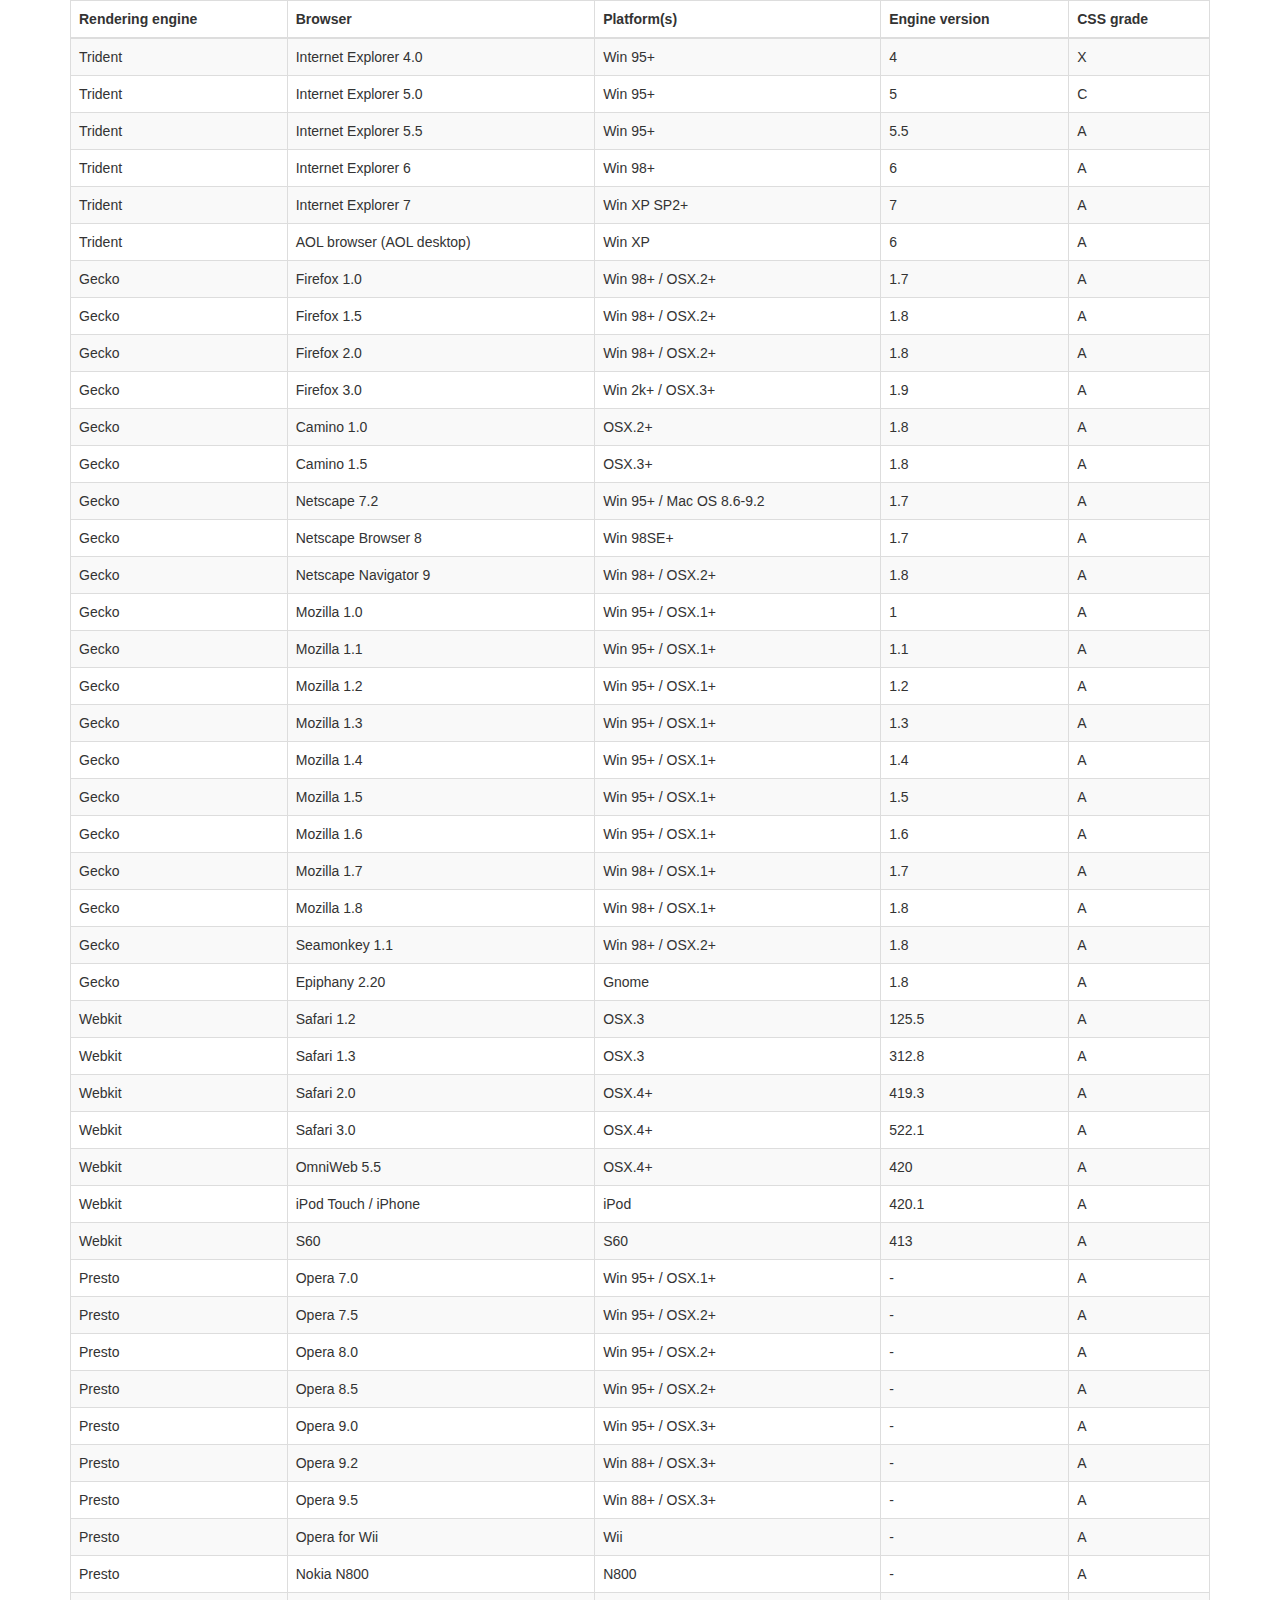
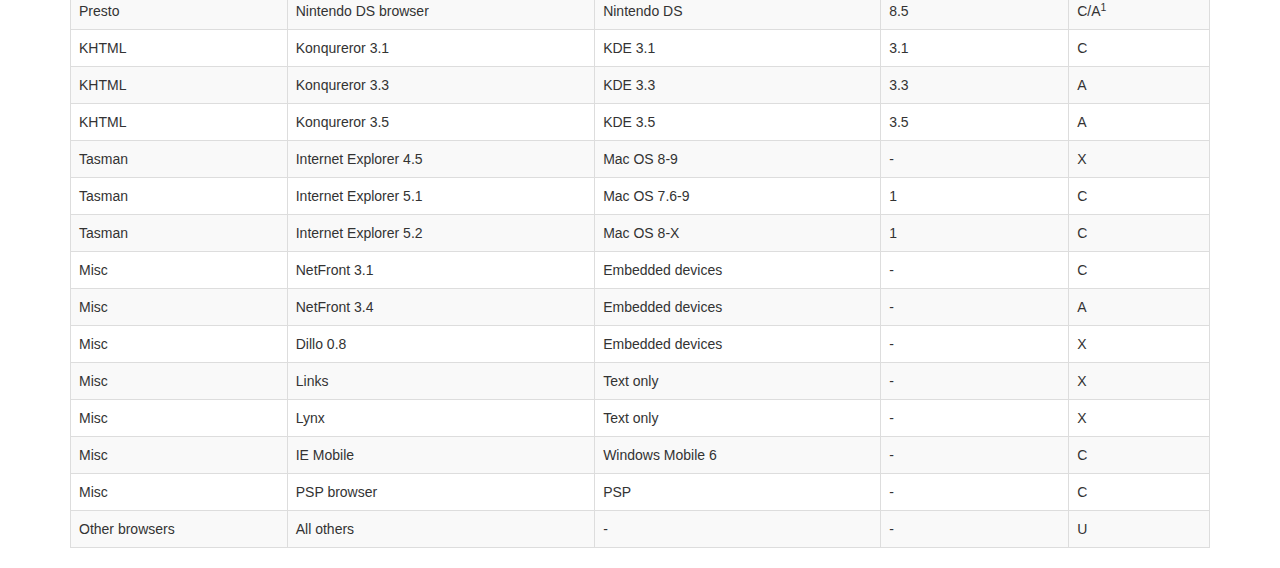
<file: static/vendor/datatables-plugins/index.html>
<!DOCTYPE HTML PUBLIC "-//W3C//DTD HTML 4.01//EN" "http://www.w3.org/TR/html4/strict.dtd">
<html>
	<head>
		<meta http-equiv="content-type" content="text/html; charset=utf-8" />
		
		<title>DataTables Bootstrap 3 example</title>

		<link rel="stylesheet" type="text/css" href="//maxcdn.bootstrapcdn.com/bootstrap/3.3.0/css/bootstrap.min.css">
		<link rel="stylesheet" type="text/css" href="dataTables.bootstrap.css">

		<script type="text/javascript" language="javascript" src="//code.jquery.com/jquery-1.11.1.min.js"></script>
		<script type="text/javascript" language="javascript" src="//cdn.datatables.net/1.10.3/js/jquery.dataTables.min.js"></script>
		<script type="text/javascript" language="javascript" src="dataTables.bootstrap.js"></script>
		<script type="text/javascript" charset="utf-8">
			$(document).ready(function() {
				$('#example').dataTable();
			} );
		</script>
	</head>
	<body>
		<div class="container">
			
<table cellpadding="0" cellspacing="0" border="0" class="table table-striped table-bordered" id="example">
	<thead>
		<tr>
			<th>Rendering engine</th>
			<th>Browser</th>
			<th>Platform(s)</th>
			<th>Engine version</th>
			<th>CSS grade</th>
		</tr>
	</thead>
	<tbody>
		<tr class="odd gradeX">
			<td>Trident</td>
			<td>Internet
				 Explorer 4.0</td>
			<td>Win 95+</td>
			<td class="center"> 4</td>
			<td class="center">X</td>
		</tr>
		<tr class="even gradeC">
			<td>Trident</td>
			<td>Internet
				 Explorer 5.0</td>
			<td>Win 95+</td>
			<td class="center">5</td>
			<td class="center">C</td>
		</tr>
		<tr class="odd gradeA">
			<td>Trident</td>
			<td>Internet
				 Explorer 5.5</td>
			<td>Win 95+</td>
			<td class="center">5.5</td>
			<td class="center">A</td>
		</tr>
		<tr class="even gradeA">
			<td>Trident</td>
			<td>Internet
				 Explorer 6</td>
			<td>Win 98+</td>
			<td class="center">6</td>
			<td class="center">A</td>
		</tr>
		<tr class="odd gradeA">
			<td>Trident</td>
			<td>Internet Explorer 7</td>
			<td>Win XP SP2+</td>
			<td class="center">7</td>
			<td class="center">A</td>
		</tr>
		<tr class="even gradeA">
			<td>Trident</td>
			<td>AOL browser (AOL desktop)</td>
			<td>Win XP</td>
			<td class="center">6</td>
			<td class="center">A</td>
		</tr>
		<tr class="gradeA">
			<td>Gecko</td>
			<td>Firefox 1.0</td>
			<td>Win 98+ / OSX.2+</td>
			<td class="center">1.7</td>
			<td class="center">A</td>
		</tr>
		<tr class="gradeA">
			<td>Gecko</td>
			<td>Firefox 1.5</td>
			<td>Win 98+ / OSX.2+</td>
			<td class="center">1.8</td>
			<td class="center">A</td>
		</tr>
		<tr class="gradeA">
			<td>Gecko</td>
			<td>Firefox 2.0</td>
			<td>Win 98+ / OSX.2+</td>
			<td class="center">1.8</td>
			<td class="center">A</td>
		</tr>
		<tr class="gradeA">
			<td>Gecko</td>
			<td>Firefox 3.0</td>
			<td>Win 2k+ / OSX.3+</td>
			<td class="center">1.9</td>
			<td class="center">A</td>
		</tr>
		<tr class="gradeA">
			<td>Gecko</td>
			<td>Camino 1.0</td>
			<td>OSX.2+</td>
			<td class="center">1.8</td>
			<td class="center">A</td>
		</tr>
		<tr class="gradeA">
			<td>Gecko</td>
			<td>Camino 1.5</td>
			<td>OSX.3+</td>
			<td class="center">1.8</td>
			<td class="center">A</td>
		</tr>
		<tr class="gradeA">
			<td>Gecko</td>
			<td>Netscape 7.2</td>
			<td>Win 95+ / Mac OS 8.6-9.2</td>
			<td class="center">1.7</td>
			<td class="center">A</td>
		</tr>
		<tr class="gradeA">
			<td>Gecko</td>
			<td>Netscape Browser 8</td>
			<td>Win 98SE+</td>
			<td class="center">1.7</td>
			<td class="center">A</td>
		</tr>
		<tr class="gradeA">
			<td>Gecko</td>
			<td>Netscape Navigator 9</td>
			<td>Win 98+ / OSX.2+</td>
			<td class="center">1.8</td>
			<td class="center">A</td>
		</tr>
		<tr class="gradeA">
			<td>Gecko</td>
			<td>Mozilla 1.0</td>
			<td>Win 95+ / OSX.1+</td>
			<td class="center">1</td>
			<td class="center">A</td>
		</tr>
		<tr class="gradeA">
			<td>Gecko</td>
			<td>Mozilla 1.1</td>
			<td>Win 95+ / OSX.1+</td>
			<td class="center">1.1</td>
			<td class="center">A</td>
		</tr>
		<tr class="gradeA">
			<td>Gecko</td>
			<td>Mozilla 1.2</td>
			<td>Win 95+ / OSX.1+</td>
			<td class="center">1.2</td>
			<td class="center">A</td>
		</tr>
		<tr class="gradeA">
			<td>Gecko</td>
			<td>Mozilla 1.3</td>
			<td>Win 95+ / OSX.1+</td>
			<td class="center">1.3</td>
			<td class="center">A</td>
		</tr>
		<tr class="gradeA">
			<td>Gecko</td>
			<td>Mozilla 1.4</td>
			<td>Win 95+ / OSX.1+</td>
			<td class="center">1.4</td>
			<td class="center">A</td>
		</tr>
		<tr class="gradeA">
			<td>Gecko</td>
			<td>Mozilla 1.5</td>
			<td>Win 95+ / OSX.1+</td>
			<td class="center">1.5</td>
			<td class="center">A</td>
		</tr>
		<tr class="gradeA">
			<td>Gecko</td>
			<td>Mozilla 1.6</td>
			<td>Win 95+ / OSX.1+</td>
			<td class="center">1.6</td>
			<td class="center">A</td>
		</tr>
		<tr class="gradeA">
			<td>Gecko</td>
			<td>Mozilla 1.7</td>
			<td>Win 98+ / OSX.1+</td>
			<td class="center">1.7</td>
			<td class="center">A</td>
		</tr>
		<tr class="gradeA">
			<td>Gecko</td>
			<td>Mozilla 1.8</td>
			<td>Win 98+ / OSX.1+</td>
			<td class="center">1.8</td>
			<td class="center">A</td>
		</tr>
		<tr class="gradeA">
			<td>Gecko</td>
			<td>Seamonkey 1.1</td>
			<td>Win 98+ / OSX.2+</td>
			<td class="center">1.8</td>
			<td class="center">A</td>
		</tr>
		<tr class="gradeA">
			<td>Gecko</td>
			<td>Epiphany 2.20</td>
			<td>Gnome</td>
			<td class="center">1.8</td>
			<td class="center">A</td>
		</tr>
		<tr class="gradeA">
			<td>Webkit</td>
			<td>Safari 1.2</td>
			<td>OSX.3</td>
			<td class="center">125.5</td>
			<td class="center">A</td>
		</tr>
		<tr class="gradeA">
			<td>Webkit</td>
			<td>Safari 1.3</td>
			<td>OSX.3</td>
			<td class="center">312.8</td>
			<td class="center">A</td>
		</tr>
		<tr class="gradeA">
			<td>Webkit</td>
			<td>Safari 2.0</td>
			<td>OSX.4+</td>
			<td class="center">419.3</td>
			<td class="center">A</td>
		</tr>
		<tr class="gradeA">
			<td>Webkit</td>
			<td>Safari 3.0</td>
			<td>OSX.4+</td>
			<td class="center">522.1</td>
			<td class="center">A</td>
		</tr>
		<tr class="gradeA">
			<td>Webkit</td>
			<td>OmniWeb 5.5</td>
			<td>OSX.4+</td>
			<td class="center">420</td>
			<td class="center">A</td>
		</tr>
		<tr class="gradeA">
			<td>Webkit</td>
			<td>iPod Touch / iPhone</td>
			<td>iPod</td>
			<td class="center">420.1</td>
			<td class="center">A</td>
		</tr>
		<tr class="gradeA">
			<td>Webkit</td>
			<td>S60</td>
			<td>S60</td>
			<td class="center">413</td>
			<td class="center">A</td>
		</tr>
		<tr class="gradeA">
			<td>Presto</td>
			<td>Opera 7.0</td>
			<td>Win 95+ / OSX.1+</td>
			<td class="center">-</td>
			<td class="center">A</td>
		</tr>
		<tr class="gradeA">
			<td>Presto</td>
			<td>Opera 7.5</td>
			<td>Win 95+ / OSX.2+</td>
			<td class="center">-</td>
			<td class="center">A</td>
		</tr>
		<tr class="gradeA">
			<td>Presto</td>
			<td>Opera 8.0</td>
			<td>Win 95+ / OSX.2+</td>
			<td class="center">-</td>
			<td class="center">A</td>
		</tr>
		<tr class="gradeA">
			<td>Presto</td>
			<td>Opera 8.5</td>
			<td>Win 95+ / OSX.2+</td>
			<td class="center">-</td>
			<td class="center">A</td>
		</tr>
		<tr class="gradeA">
			<td>Presto</td>
			<td>Opera 9.0</td>
			<td>Win 95+ / OSX.3+</td>
			<td class="center">-</td>
			<td class="center">A</td>
		</tr>
		<tr class="gradeA">
			<td>Presto</td>
			<td>Opera 9.2</td>
			<td>Win 88+ / OSX.3+</td>
			<td class="center">-</td>
			<td class="center">A</td>
		</tr>
		<tr class="gradeA">
			<td>Presto</td>
			<td>Opera 9.5</td>
			<td>Win 88+ / OSX.3+</td>
			<td class="center">-</td>
			<td class="center">A</td>
		</tr>
		<tr class="gradeA">
			<td>Presto</td>
			<td>Opera for Wii</td>
			<td>Wii</td>
			<td class="center">-</td>
			<td class="center">A</td>
		</tr>
		<tr class="gradeA">
			<td>Presto</td>
			<td>Nokia N800</td>
			<td>N800</td>
			<td class="center">-</td>
			<td class="center">A</td>
		</tr>
		<tr class="gradeA">
			<td>Presto</td>
			<td>Nintendo DS browser</td>
			<td>Nintendo DS</td>
			<td class="center">8.5</td>
			<td class="center">C/A<sup>1</sup></td>
		</tr>
		<tr class="gradeC">
			<td>KHTML</td>
			<td>Konqureror 3.1</td>
			<td>KDE 3.1</td>
			<td class="center">3.1</td>
			<td class="center">C</td>
		</tr>
		<tr class="gradeA">
			<td>KHTML</td>
			<td>Konqureror 3.3</td>
			<td>KDE 3.3</td>
			<td class="center">3.3</td>
			<td class="center">A</td>
		</tr>
		<tr class="gradeA">
			<td>KHTML</td>
			<td>Konqureror 3.5</td>
			<td>KDE 3.5</td>
			<td class="center">3.5</td>
			<td class="center">A</td>
		</tr>
		<tr class="gradeX">
			<td>Tasman</td>
			<td>Internet Explorer 4.5</td>
			<td>Mac OS 8-9</td>
			<td class="center">-</td>
			<td class="center">X</td>
		</tr>
		<tr class="gradeC">
			<td>Tasman</td>
			<td>Internet Explorer 5.1</td>
			<td>Mac OS 7.6-9</td>
			<td class="center">1</td>
			<td class="center">C</td>
		</tr>
		<tr class="gradeC">
			<td>Tasman</td>
			<td>Internet Explorer 5.2</td>
			<td>Mac OS 8-X</td>
			<td class="center">1</td>
			<td class="center">C</td>
		</tr>
		<tr class="gradeA">
			<td>Misc</td>
			<td>NetFront 3.1</td>
			<td>Embedded devices</td>
			<td class="center">-</td>
			<td class="center">C</td>
		</tr>
		<tr class="gradeA">
			<td>Misc</td>
			<td>NetFront 3.4</td>
			<td>Embedded devices</td>
			<td class="center">-</td>
			<td class="center">A</td>
		</tr>
		<tr class="gradeX">
			<td>Misc</td>
			<td>Dillo 0.8</td>
			<td>Embedded devices</td>
			<td class="center">-</td>
			<td class="center">X</td>
		</tr>
		<tr class="gradeX">
			<td>Misc</td>
			<td>Links</td>
			<td>Text only</td>
			<td class="center">-</td>
			<td class="center">X</td>
		</tr>
		<tr class="gradeX">
			<td>Misc</td>
			<td>Lynx</td>
			<td>Text only</td>
			<td class="center">-</td>
			<td class="center">X</td>
		</tr>
		<tr class="gradeC">
			<td>Misc</td>
			<td>IE Mobile</td>
			<td>Windows Mobile 6</td>
			<td class="center">-</td>
			<td class="center">C</td>
		</tr>
		<tr class="gradeC">
			<td>Misc</td>
			<td>PSP browser</td>
			<td>PSP</td>
			<td class="center">-</td>
			<td class="center">C</td>
		</tr>
		<tr class="gradeU">
			<td>Other browsers</td>
			<td>All others</td>
			<td>-</td>
			<td class="center">-</td>
			<td class="center">U</td>
		</tr>
	</tbody>
</table>
			
		</div>
	</body>
</html>
</file>
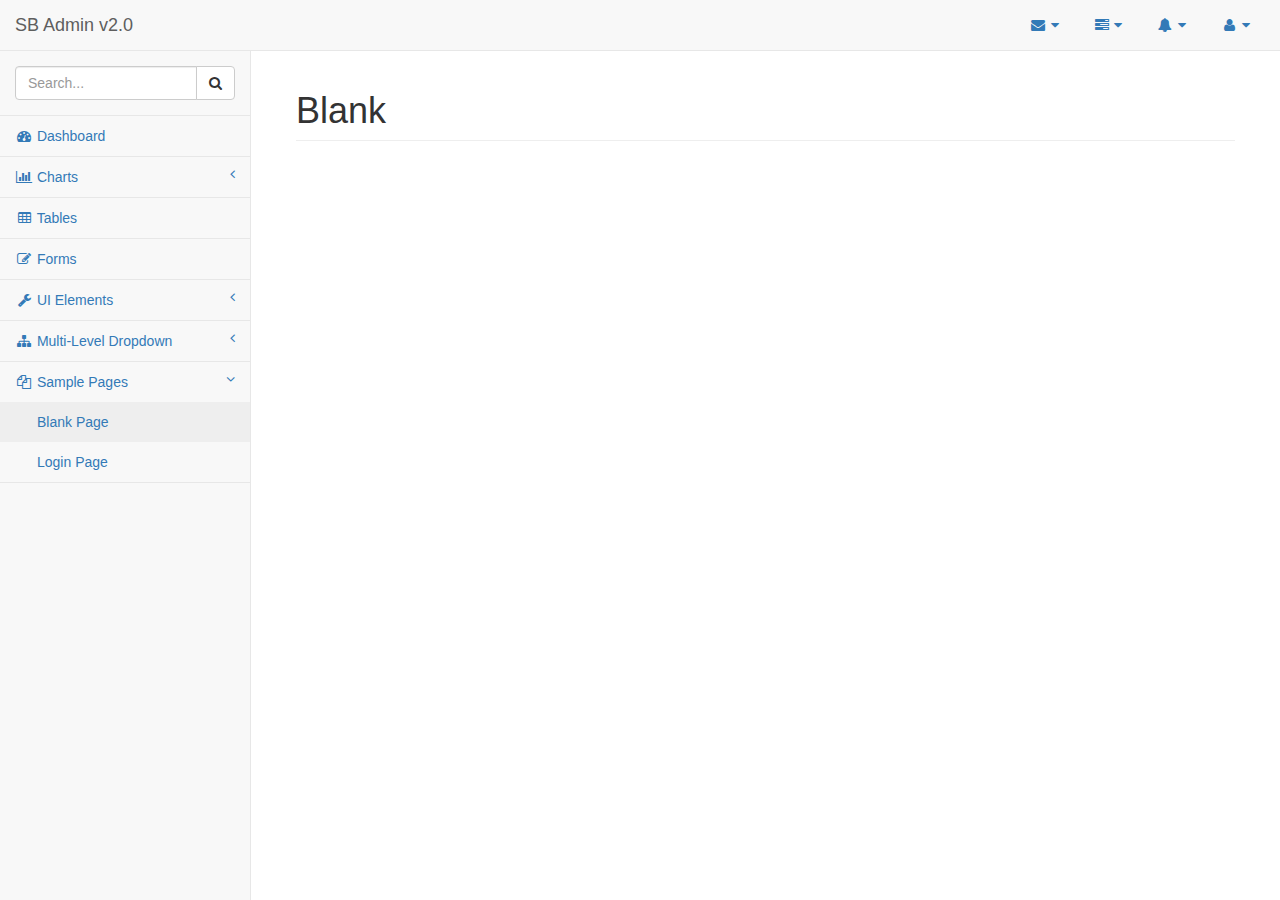
<file: static/pages/blank.html>
<!DOCTYPE html>
<html lang="en">

<head>

    <meta charset="utf-8">
    <meta http-equiv="X-UA-Compatible" content="IE=edge">
    <meta name="viewport" content="width=device-width, initial-scale=1">
    <meta name="description" content="">
    <meta name="author" content="">

    <title>SB Admin 2 - Bootstrap Admin Theme</title>

    <!-- Bootstrap Core CSS -->
    <link href="../vendor/bootstrap/css/bootstrap.min.css" rel="stylesheet">

    <!-- MetisMenu CSS -->
    <link href="../vendor/metisMenu/metisMenu.min.css" rel="stylesheet">

    <!-- Custom CSS -->
    <link href="../dist/css/sb-admin-2.css" rel="stylesheet">

    <!-- Custom Fonts -->
    <link href="../vendor/font-awesome/css/font-awesome.min.css" rel="stylesheet" type="text/css">

    <!-- HTML5 Shim and Respond.js IE8 support of HTML5 elements and media queries -->
    <!-- WARNING: Respond.js doesn't work if you view the page via file:// -->
    <!--[if lt IE 9]>
        <script src="https://oss.maxcdn.com/libs/html5shiv/3.7.0/html5shiv.js"></script>
        <script src="https://oss.maxcdn.com/libs/respond.js/1.4.2/respond.min.js"></script>
    <![endif]-->

</head>

<body>

    <div id="wrapper">

        <!-- Navigation -->
        <nav class="navbar navbar-default navbar-static-top" role="navigation" style="margin-bottom: 0">
            <div class="navbar-header">
                <button type="button" class="navbar-toggle" data-toggle="collapse" data-target=".navbar-collapse">
                    <span class="sr-only">Toggle navigation</span>
                    <span class="icon-bar"></span>
                    <span class="icon-bar"></span>
                    <span class="icon-bar"></span>
                </button>
                <a class="navbar-brand" href="index.html">SB Admin v2.0</a>
            </div>
            <!-- /.navbar-header -->

            <ul class="nav navbar-top-links navbar-right">
                <li class="dropdown">
                    <a class="dropdown-toggle" data-toggle="dropdown" href="#">
                        <i class="fa fa-envelope fa-fw"></i> <i class="fa fa-caret-down"></i>
                    </a>
                    <ul class="dropdown-menu dropdown-messages">
                        <li>
                            <a href="#">
                                <div>
                                    <strong>John Smith</strong>
                                    <span class="pull-right text-muted">
                                        <em>Yesterday</em>
                                    </span>
                                </div>
                                <div>Lorem ipsum dolor sit amet, consectetur adipiscing elit. Pellentesque eleifend...</div>
                            </a>
                        </li>
                        <li class="divider"></li>
                        <li>
                            <a href="#">
                                <div>
                                    <strong>John Smith</strong>
                                    <span class="pull-right text-muted">
                                        <em>Yesterday</em>
                                    </span>
                                </div>
                                <div>Lorem ipsum dolor sit amet, consectetur adipiscing elit. Pellentesque eleifend...</div>
                            </a>
                        </li>
                        <li class="divider"></li>
                        <li>
                            <a href="#">
                                <div>
                                    <strong>John Smith</strong>
                                    <span class="pull-right text-muted">
                                        <em>Yesterday</em>
                                    </span>
                                </div>
                                <div>Lorem ipsum dolor sit amet, consectetur adipiscing elit. Pellentesque eleifend...</div>
                            </a>
                        </li>
                        <li class="divider"></li>
                        <li>
                            <a class="text-center" href="#">
                                <strong>Read All Messages</strong>
                                <i class="fa fa-angle-right"></i>
                            </a>
                        </li>
                    </ul>
                    <!-- /.dropdown-messages -->
                </li>
                <!-- /.dropdown -->
                <li class="dropdown">
                    <a class="dropdown-toggle" data-toggle="dropdown" href="#">
                        <i class="fa fa-tasks fa-fw"></i> <i class="fa fa-caret-down"></i>
                    </a>
                    <ul class="dropdown-menu dropdown-tasks">
                        <li>
                            <a href="#">
                                <div>
                                    <p>
                                        <strong>Task 1</strong>
                                        <span class="pull-right text-muted">40% Complete</span>
                                    </p>
                                    <div class="progress progress-striped active">
                                        <div class="progress-bar progress-bar-success" role="progressbar" aria-valuenow="40" aria-valuemin="0" aria-valuemax="100" style="width: 40%">
                                            <span class="sr-only">40% Complete (success)</span>
                                        </div>
                                    </div>
                                </div>
                            </a>
                        </li>
                        <li class="divider"></li>
                        <li>
                            <a href="#">
                                <div>
                                    <p>
                                        <strong>Task 2</strong>
                                        <span class="pull-right text-muted">20% Complete</span>
                                    </p>
                                    <div class="progress progress-striped active">
                                        <div class="progress-bar progress-bar-info" role="progressbar" aria-valuenow="20" aria-valuemin="0" aria-valuemax="100" style="width: 20%">
                                            <span class="sr-only">20% Complete</span>
                                        </div>
                                    </div>
                                </div>
                            </a>
                        </li>
                        <li class="divider"></li>
                        <li>
                            <a href="#">
                                <div>
                                    <p>
                                        <strong>Task 3</strong>
                                        <span class="pull-right text-muted">60% Complete</span>
                                    </p>
                                    <div class="progress progress-striped active">
                                        <div class="progress-bar progress-bar-warning" role="progressbar" aria-valuenow="60" aria-valuemin="0" aria-valuemax="100" style="width: 60%">
                                            <span class="sr-only">60% Complete (warning)</span>
                                        </div>
                                    </div>
                                </div>
                            </a>
                        </li>
                        <li class="divider"></li>
                        <li>
                            <a href="#">
                                <div>
                                    <p>
                                        <strong>Task 4</strong>
                                        <span class="pull-right text-muted">80% Complete</span>
                                    </p>
                                    <div class="progress progress-striped active">
                                        <div class="progress-bar progress-bar-danger" role="progressbar" aria-valuenow="80" aria-valuemin="0" aria-valuemax="100" style="width: 80%">
                                            <span class="sr-only">80% Complete (danger)</span>
                                        </div>
                                    </div>
                                </div>
                            </a>
                        </li>
                        <li class="divider"></li>
                        <li>
                            <a class="text-center" href="#">
                                <strong>See All Tasks</strong>
                                <i class="fa fa-angle-right"></i>
                            </a>
                        </li>
                    </ul>
                    <!-- /.dropdown-tasks -->
                </li>
                <!-- /.dropdown -->
                <li class="dropdown">
                    <a class="dropdown-toggle" data-toggle="dropdown" href="#">
                        <i class="fa fa-bell fa-fw"></i> <i class="fa fa-caret-down"></i>
                    </a>
                    <ul class="dropdown-menu dropdown-alerts">
                        <li>
                            <a href="#">
                                <div>
                                    <i class="fa fa-comment fa-fw"></i> New Comment
                                    <span class="pull-right text-muted small">4 minutes ago</span>
                                </div>
                            </a>
                        </li>
                        <li class="divider"></li>
                        <li>
                            <a href="#">
                                <div>
                                    <i class="fa fa-twitter fa-fw"></i> 3 New Followers
                                    <span class="pull-right text-muted small">12 minutes ago</span>
                                </div>
                            </a>
                        </li>
                        <li class="divider"></li>
                        <li>
                            <a href="#">
                                <div>
                                    <i class="fa fa-envelope fa-fw"></i> Message Sent
                                    <span class="pull-right text-muted small">4 minutes ago</span>
                                </div>
                            </a>
                        </li>
                        <li class="divider"></li>
                        <li>
                            <a href="#">
                                <div>
                                    <i class="fa fa-tasks fa-fw"></i> New Task
                                    <span class="pull-right text-muted small">4 minutes ago</span>
                                </div>
                            </a>
                        </li>
                        <li class="divider"></li>
                        <li>
                            <a href="#">
                                <div>
                                    <i class="fa fa-upload fa-fw"></i> Server Rebooted
                                    <span class="pull-right text-muted small">4 minutes ago</span>
                                </div>
                            </a>
                        </li>
                        <li class="divider"></li>
                        <li>
                            <a class="text-center" href="#">
                                <strong>See All Alerts</strong>
                                <i class="fa fa-angle-right"></i>
                            </a>
                        </li>
                    </ul>
                    <!-- /.dropdown-alerts -->
                </li>
                <!-- /.dropdown -->
                <li class="dropdown">
                    <a class="dropdown-toggle" data-toggle="dropdown" href="#">
                        <i class="fa fa-user fa-fw"></i> <i class="fa fa-caret-down"></i>
                    </a>
                    <ul class="dropdown-menu dropdown-user">
                        <li><a href="#"><i class="fa fa-user fa-fw"></i> User Profile</a>
                        </li>
                        <li><a href="#"><i class="fa fa-gear fa-fw"></i> Settings</a>
                        </li>
                        <li class="divider"></li>
                        <li><a href="login.html"><i class="fa fa-sign-out fa-fw"></i> Logout</a>
                        </li>
                    </ul>
                    <!-- /.dropdown-user -->
                </li>
                <!-- /.dropdown -->
            </ul>
            <!-- /.navbar-top-links -->

            <div class="navbar-default sidebar" role="navigation">
                <div class="sidebar-nav navbar-collapse">
                    <ul class="nav" id="side-menu">
                        <li class="sidebar-search">
                            <div class="input-group custom-search-form">
                                <input type="text" class="form-control" placeholder="Search...">
                                <span class="input-group-btn">
                                    <button class="btn btn-default" type="button">
                                        <i class="fa fa-search"></i>
                                    </button>
                                </span>
                            </div>
                            <!-- /input-group -->
                        </li>
                        <li>
                            <a href="index.html"><i class="fa fa-dashboard fa-fw"></i> Dashboard</a>
                        </li>
                        <li>
                            <a href="#"><i class="fa fa-bar-chart-o fa-fw"></i> Charts<span class="fa arrow"></span></a>
                            <ul class="nav nav-second-level">
                                <li>
                                    <a href="flot.html">Flot Charts</a>
                                </li>
                                <li>
                                    <a href="morris.html">Morris.js Charts</a>
                                </li>
                            </ul>
                            <!-- /.nav-second-level -->
                        </li>
                        <li>
                            <a href="tables.html"><i class="fa fa-table fa-fw"></i> Tables</a>
                        </li>
                        <li>
                            <a href="forms.html"><i class="fa fa-edit fa-fw"></i> Forms</a>
                        </li>
                        <li>
                            <a href="#"><i class="fa fa-wrench fa-fw"></i> UI Elements<span class="fa arrow"></span></a>
                            <ul class="nav nav-second-level">
                                <li>
                                    <a href="panels-wells.html">Panels and Wells</a>
                                </li>
                                <li>
                                    <a href="buttons.html">Buttons</a>
                                </li>
                                <li>
                                    <a href="notifications.html">Notifications</a>
                                </li>
                                <li>
                                    <a href="typography.html">Typography</a>
                                </li>
                                <li>
                                    <a href="icons.html"> Icons</a>
                                </li>
                                <li>
                                    <a href="grid.html">Grid</a>
                                </li>
                            </ul>
                            <!-- /.nav-second-level -->
                        </li>
                        <li>
                            <a href="#"><i class="fa fa-sitemap fa-fw"></i> Multi-Level Dropdown<span class="fa arrow"></span></a>
                            <ul class="nav nav-second-level">
                                <li>
                                    <a href="#">Second Level Item</a>
                                </li>
                                <li>
                                    <a href="#">Second Level Item</a>
                                </li>
                                <li>
                                    <a href="#">Third Level <span class="fa arrow"></span></a>
                                    <ul class="nav nav-third-level">
                                        <li>
                                            <a href="#">Third Level Item</a>
                                        </li>
                                        <li>
                                            <a href="#">Third Level Item</a>
                                        </li>
                                        <li>
                                            <a href="#">Third Level Item</a>
                                        </li>
                                        <li>
                                            <a href="#">Third Level Item</a>
                                        </li>
                                    </ul>
                                    <!-- /.nav-third-level -->
                                </li>
                            </ul>
                            <!-- /.nav-second-level -->
                        </li>
                        <li class="active">
                            <a href="#"><i class="fa fa-files-o fa-fw"></i> Sample Pages<span class="fa arrow"></span></a>
                            <ul class="nav nav-second-level">
                                <li>
                                    <a class="active" href="blank.html">Blank Page</a>
                                </li>
                                <li>
                                    <a href="login.html">Login Page</a>
                                </li>
                            </ul>
                            <!-- /.nav-second-level -->
                        </li>
                    </ul>
                </div>
                <!-- /.sidebar-collapse -->
            </div>
            <!-- /.navbar-static-side -->
        </nav>

        <!-- Page Content -->
        <div id="page-wrapper">
            <div class="container-fluid">
                <div class="row">
                    <div class="col-lg-12">
                        <h1 class="page-header">Blank</h1>
                    </div>
                    <!-- /.col-lg-12 -->
                </div>
                <!-- /.row -->
            </div>
            <!-- /.container-fluid -->
        </div>
        <!-- /#page-wrapper -->

    </div>
    <!-- /#wrapper -->

    <!-- jQuery -->
    <script src="../vendor/jquery/jquery.min.js"></script>

    <!-- Bootstrap Core JavaScript -->
    <script src="../vendor/bootstrap/js/bootstrap.min.js"></script>

    <!-- Metis Menu Plugin JavaScript -->
    <script src="../vendor/metisMenu/metisMenu.min.js"></script>

    <!-- Custom Theme JavaScript -->
    <script src="../dist/js/sb-admin-2.js"></script>

</body>

</html>
</file>
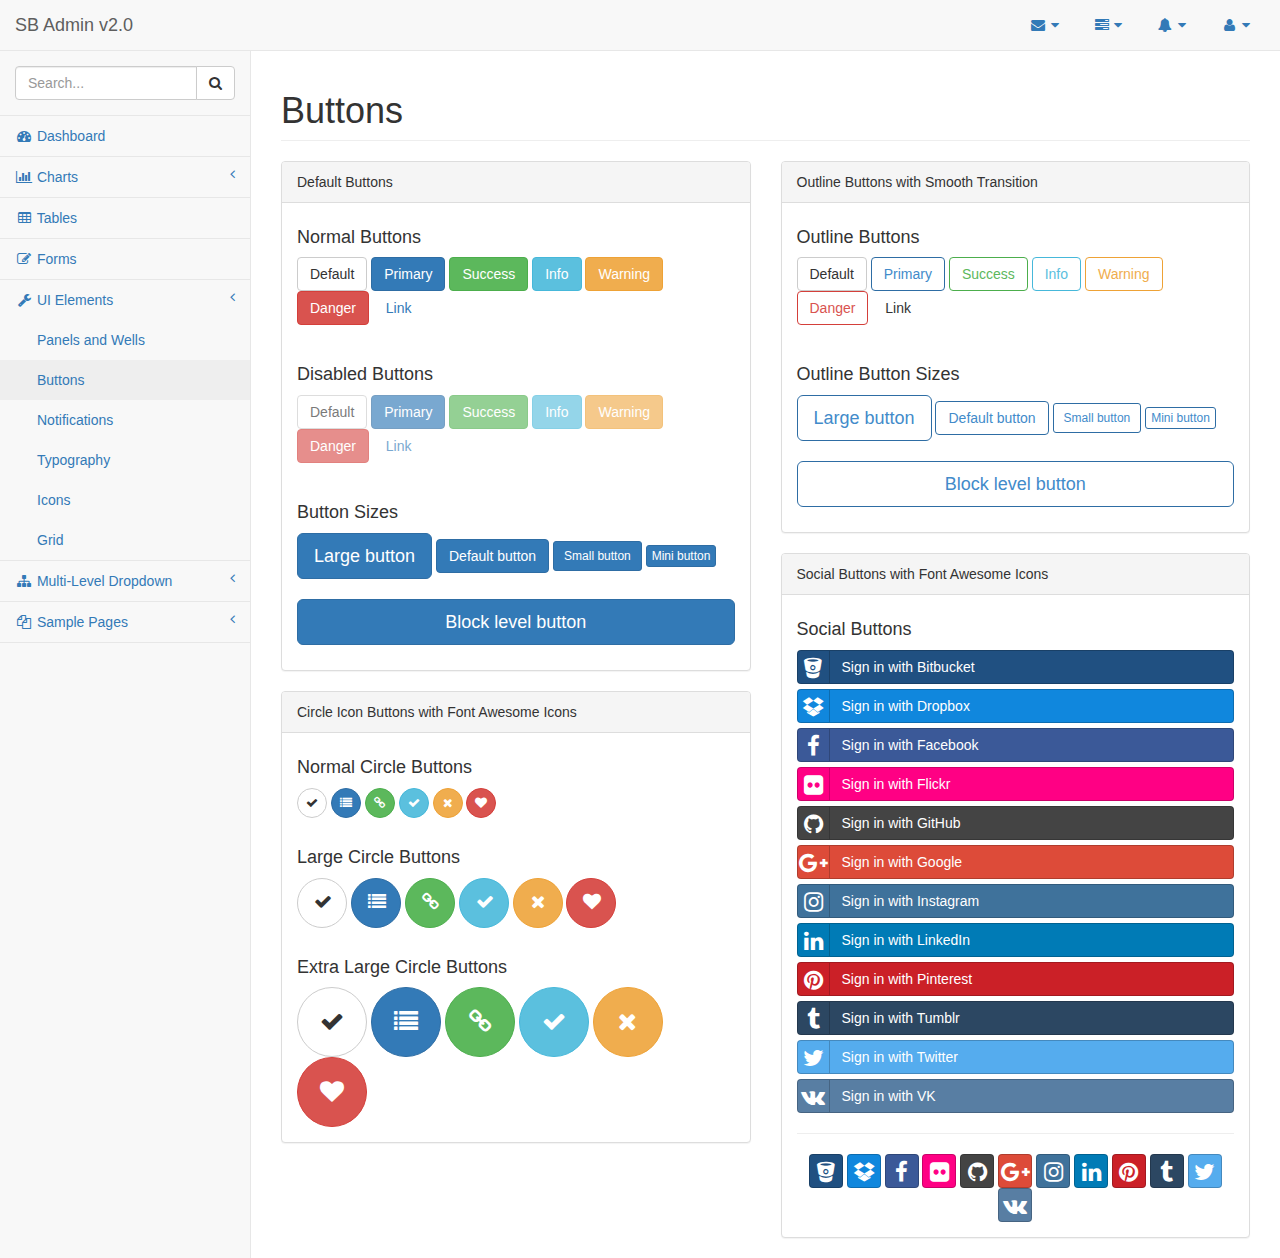
<file: static/pages/buttons.html>
<!DOCTYPE html>
<html lang="en">

<head>

    <meta charset="utf-8">
    <meta http-equiv="X-UA-Compatible" content="IE=edge">
    <meta name="viewport" content="width=device-width, initial-scale=1">
    <meta name="description" content="">
    <meta name="author" content="">

    <title>SB Admin 2 - Bootstrap Admin Theme</title>

    <!-- Bootstrap Core CSS -->
    <link href="../vendor/bootstrap/css/bootstrap.min.css" rel="stylesheet">

    <!-- MetisMenu CSS -->
    <link href="../vendor/metisMenu/metisMenu.min.css" rel="stylesheet">

    <!-- Social Buttons CSS -->
    <link href="../vendor/bootstrap-social/bootstrap-social.css" rel="stylesheet">

    <!-- Custom CSS -->
    <link href="../dist/css/sb-admin-2.css" rel="stylesheet">

    <!-- Custom Fonts -->
    <link href="../vendor/font-awesome/css/font-awesome.min.css" rel="stylesheet" type="text/css">

    <!-- HTML5 Shim and Respond.js IE8 support of HTML5 elements and media queries -->
    <!-- WARNING: Respond.js doesn't work if you view the page via file:// -->
    <!--[if lt IE 9]>
        <script src="https://oss.maxcdn.com/libs/html5shiv/3.7.0/html5shiv.js"></script>
        <script src="https://oss.maxcdn.com/libs/respond.js/1.4.2/respond.min.js"></script>
    <![endif]-->

</head>

<body>

    <div id="wrapper">

        <!-- Navigation -->
        <nav class="navbar navbar-default navbar-static-top" role="navigation" style="margin-bottom: 0">
            <div class="navbar-header">
                <button type="button" class="navbar-toggle" data-toggle="collapse" data-target=".navbar-collapse">
                    <span class="sr-only">Toggle navigation</span>
                    <span class="icon-bar"></span>
                    <span class="icon-bar"></span>
                    <span class="icon-bar"></span>
                </button>
                <a class="navbar-brand" href="index.html">SB Admin v2.0</a>
            </div>
            <!-- /.navbar-header -->

            <ul class="nav navbar-top-links navbar-right">
                <li class="dropdown">
                    <a class="dropdown-toggle" data-toggle="dropdown" href="#">
                        <i class="fa fa-envelope fa-fw"></i> <i class="fa fa-caret-down"></i>
                    </a>
                    <ul class="dropdown-menu dropdown-messages">
                        <li>
                            <a href="#">
                                <div>
                                    <strong>John Smith</strong>
                                    <span class="pull-right text-muted">
                                        <em>Yesterday</em>
                                    </span>
                                </div>
                                <div>Lorem ipsum dolor sit amet, consectetur adipiscing elit. Pellentesque eleifend...</div>
                            </a>
                        </li>
                        <li class="divider"></li>
                        <li>
                            <a href="#">
                                <div>
                                    <strong>John Smith</strong>
                                    <span class="pull-right text-muted">
                                        <em>Yesterday</em>
                                    </span>
                                </div>
                                <div>Lorem ipsum dolor sit amet, consectetur adipiscing elit. Pellentesque eleifend...</div>
                            </a>
                        </li>
                        <li class="divider"></li>
                        <li>
                            <a href="#">
                                <div>
                                    <strong>John Smith</strong>
                                    <span class="pull-right text-muted">
                                        <em>Yesterday</em>
                                    </span>
                                </div>
                                <div>Lorem ipsum dolor sit amet, consectetur adipiscing elit. Pellentesque eleifend...</div>
                            </a>
                        </li>
                        <li class="divider"></li>
                        <li>
                            <a class="text-center" href="#">
                                <strong>Read All Messages</strong>
                                <i class="fa fa-angle-right"></i>
                            </a>
                        </li>
                    </ul>
                    <!-- /.dropdown-messages -->
                </li>
                <!-- /.dropdown -->
                <li class="dropdown">
                    <a class="dropdown-toggle" data-toggle="dropdown" href="#">
                        <i class="fa fa-tasks fa-fw"></i> <i class="fa fa-caret-down"></i>
                    </a>
                    <ul class="dropdown-menu dropdown-tasks">
                        <li>
                            <a href="#">
                                <div>
                                    <p>
                                        <strong>Task 1</strong>
                                        <span class="pull-right text-muted">40% Complete</span>
                                    </p>
                                    <div class="progress progress-striped active">
                                        <div class="progress-bar progress-bar-success" role="progressbar" aria-valuenow="40" aria-valuemin="0" aria-valuemax="100" style="width: 40%">
                                            <span class="sr-only">40% Complete (success)</span>
                                        </div>
                                    </div>
                                </div>
                            </a>
                        </li>
                        <li class="divider"></li>
                        <li>
                            <a href="#">
                                <div>
                                    <p>
                                        <strong>Task 2</strong>
                                        <span class="pull-right text-muted">20% Complete</span>
                                    </p>
                                    <div class="progress progress-striped active">
                                        <div class="progress-bar progress-bar-info" role="progressbar" aria-valuenow="20" aria-valuemin="0" aria-valuemax="100" style="width: 20%">
                                            <span class="sr-only">20% Complete</span>
                                        </div>
                                    </div>
                                </div>
                            </a>
                        </li>
                        <li class="divider"></li>
                        <li>
                            <a href="#">
                                <div>
                                    <p>
                                        <strong>Task 3</strong>
                                        <span class="pull-right text-muted">60% Complete</span>
                                    </p>
                                    <div class="progress progress-striped active">
                                        <div class="progress-bar progress-bar-warning" role="progressbar" aria-valuenow="60" aria-valuemin="0" aria-valuemax="100" style="width: 60%">
                                            <span class="sr-only">60% Complete (warning)</span>
                                        </div>
                                    </div>
                                </div>
                            </a>
                        </li>
                        <li class="divider"></li>
                        <li>
                            <a href="#">
                                <div>
                                    <p>
                                        <strong>Task 4</strong>
                                        <span class="pull-right text-muted">80% Complete</span>
                                    </p>
                                    <div class="progress progress-striped active">
                                        <div class="progress-bar progress-bar-danger" role="progressbar" aria-valuenow="80" aria-valuemin="0" aria-valuemax="100" style="width: 80%">
                                            <span class="sr-only">80% Complete (danger)</span>
                                        </div>
                                    </div>
                                </div>
                            </a>
                        </li>
                        <li class="divider"></li>
                        <li>
                            <a class="text-center" href="#">
                                <strong>See All Tasks</strong>
                                <i class="fa fa-angle-right"></i>
                            </a>
                        </li>
                    </ul>
                    <!-- /.dropdown-tasks -->
                </li>
                <!-- /.dropdown -->
                <li class="dropdown">
                    <a class="dropdown-toggle" data-toggle="dropdown" href="#">
                        <i class="fa fa-bell fa-fw"></i> <i class="fa fa-caret-down"></i>
                    </a>
                    <ul class="dropdown-menu dropdown-alerts">
                        <li>
                            <a href="#">
                                <div>
                                    <i class="fa fa-comment fa-fw"></i> New Comment
                                    <span class="pull-right text-muted small">4 minutes ago</span>
                                </div>
                            </a>
                        </li>
                        <li class="divider"></li>
                        <li>
                            <a href="#">
                                <div>
                                    <i class="fa fa-twitter fa-fw"></i> 3 New Followers
                                    <span class="pull-right text-muted small">12 minutes ago</span>
                                </div>
                            </a>
                        </li>
                        <li class="divider"></li>
                        <li>
                            <a href="#">
                                <div>
                                    <i class="fa fa-envelope fa-fw"></i> Message Sent
                                    <span class="pull-right text-muted small">4 minutes ago</span>
                                </div>
                            </a>
                        </li>
                        <li class="divider"></li>
                        <li>
                            <a href="#">
                                <div>
                                    <i class="fa fa-tasks fa-fw"></i> New Task
                                    <span class="pull-right text-muted small">4 minutes ago</span>
                                </div>
                            </a>
                        </li>
                        <li class="divider"></li>
                        <li>
                            <a href="#">
                                <div>
                                    <i class="fa fa-upload fa-fw"></i> Server Rebooted
                                    <span class="pull-right text-muted small">4 minutes ago</span>
                                </div>
                            </a>
                        </li>
                        <li class="divider"></li>
                        <li>
                            <a class="text-center" href="#">
                                <strong>See All Alerts</strong>
                                <i class="fa fa-angle-right"></i>
                            </a>
                        </li>
                    </ul>
                    <!-- /.dropdown-alerts -->
                </li>
                <!-- /.dropdown -->
                <li class="dropdown">
                    <a class="dropdown-toggle" data-toggle="dropdown" href="#">
                        <i class="fa fa-user fa-fw"></i> <i class="fa fa-caret-down"></i>
                    </a>
                    <ul class="dropdown-menu dropdown-user">
                        <li><a href="#"><i class="fa fa-user fa-fw"></i> User Profile</a>
                        </li>
                        <li><a href="#"><i class="fa fa-gear fa-fw"></i> Settings</a>
                        </li>
                        <li class="divider"></li>
                        <li><a href="login.html"><i class="fa fa-sign-out fa-fw"></i> Logout</a>
                        </li>
                    </ul>
                    <!-- /.dropdown-user -->
                </li>
                <!-- /.dropdown -->
            </ul>
            <!-- /.navbar-top-links -->

            <div class="navbar-default sidebar" role="navigation">
                <div class="sidebar-nav navbar-collapse">
                    <ul class="nav" id="side-menu">
                        <li class="sidebar-search">
                            <div class="input-group custom-search-form">
                                <input type="text" class="form-control" placeholder="Search...">
                                <span class="input-group-btn">
                                <button class="btn btn-default" type="button">
                                    <i class="fa fa-search"></i>
                                </button>
                            </span>
                            </div>
                            <!-- /input-group -->
                        </li>
                        <li>
                            <a href="index.html"><i class="fa fa-dashboard fa-fw"></i> Dashboard</a>
                        </li>
                        <li>
                            <a href="#"><i class="fa fa-bar-chart-o fa-fw"></i> Charts<span class="fa arrow"></span></a>
                            <ul class="nav nav-second-level">
                                <li>
                                    <a href="flot.html">Flot Charts</a>
                                </li>
                                <li>
                                    <a href="morris.html">Morris.js Charts</a>
                                </li>
                            </ul>
                            <!-- /.nav-second-level -->
                        </li>
                        <li>
                            <a href="tables.html"><i class="fa fa-table fa-fw"></i> Tables</a>
                        </li>
                        <li>
                            <a href="forms.html"><i class="fa fa-edit fa-fw"></i> Forms</a>
                        </li>
                        <li>
                            <a href="#"><i class="fa fa-wrench fa-fw"></i> UI Elements<span class="fa arrow"></span></a>
                            <ul class="nav nav-second-level">
                                <li>
                                    <a href="panels-wells.html">Panels and Wells</a>
                                </li>
                                <li>
                                    <a href="buttons.html">Buttons</a>
                                </li>
                                <li>
                                    <a href="notifications.html">Notifications</a>
                                </li>
                                <li>
                                    <a href="typography.html">Typography</a>
                                </li>
                                <li>
                                    <a href="icons.html"> Icons</a>
                                </li>
                                <li>
                                    <a href="grid.html">Grid</a>
                                </li>
                            </ul>
                            <!-- /.nav-second-level -->
                        </li>
                        <li>
                            <a href="#"><i class="fa fa-sitemap fa-fw"></i> Multi-Level Dropdown<span class="fa arrow"></span></a>
                            <ul class="nav nav-second-level">
                                <li>
                                    <a href="#">Second Level Item</a>
                                </li>
                                <li>
                                    <a href="#">Second Level Item</a>
                                </li>
                                <li>
                                    <a href="#">Third Level <span class="fa arrow"></span></a>
                                    <ul class="nav nav-third-level">
                                        <li>
                                            <a href="#">Third Level Item</a>
                                        </li>
                                        <li>
                                            <a href="#">Third Level Item</a>
                                        </li>
                                        <li>
                                            <a href="#">Third Level Item</a>
                                        </li>
                                        <li>
                                            <a href="#">Third Level Item</a>
                                        </li>
                                    </ul>
                                    <!-- /.nav-third-level -->
                                </li>
                            </ul>
                            <!-- /.nav-second-level -->
                        </li>
                        <li>
                            <a href="#"><i class="fa fa-files-o fa-fw"></i> Sample Pages<span class="fa arrow"></span></a>
                            <ul class="nav nav-second-level">
                                <li>
                                    <a href="blank.html">Blank Page</a>
                                </li>
                                <li>
                                    <a href="login.html">Login Page</a>
                                </li>
                            </ul>
                            <!-- /.nav-second-level -->
                        </li>
                    </ul>
                </div>
                <!-- /.sidebar-collapse -->
            </div>
            <!-- /.navbar-static-side -->
        </nav>

        <!-- Page Content -->
        <div id="page-wrapper">
            <div class="row">
                <div class="col-lg-12">
                    <h1 class="page-header">Buttons</h1>
                </div>
                <!-- /.col-lg-12 -->
            </div>
            <!-- /.row -->
            <div class="row">
                <div class="col-lg-6">
                    <div class="panel panel-default">
                        <div class="panel-heading">
                            Default Buttons
                        </div>
                        <!-- /.panel-heading -->
                        <div class="panel-body">
                            <h4>Normal Buttons</h4>
                            <p>
                                <button type="button" class="btn btn-default">Default</button>
                                <button type="button" class="btn btn-primary">Primary</button>
                                <button type="button" class="btn btn-success">Success</button>
                                <button type="button" class="btn btn-info">Info</button>
                                <button type="button" class="btn btn-warning">Warning</button>
                                <button type="button" class="btn btn-danger">Danger</button>
                                <button type="button" class="btn btn-link">Link</button>
                            </p>
                            <br>
                            <h4>Disabled Buttons</h4>
                            <p>
                                <button type="button" class="btn btn-default disabled">Default</button>
                                <button type="button" class="btn btn-primary disabled">Primary</button>
                                <button type="button" class="btn btn-success disabled">Success</button>
                                <button type="button" class="btn btn-info disabled">Info</button>
                                <button type="button" class="btn btn-warning disabled">Warning</button>
                                <button type="button" class="btn btn-danger disabled">Danger</button>
                                <button type="button" class="btn btn-link disabled">Link</button>
                            </p>
                            <br>
                            <h4>Button Sizes</h4>
                            <p>
                                <button type="button" class="btn btn-primary btn-lg">Large button</button>
                                <button type="button" class="btn btn-primary">Default button</button>
                                <button type="button" class="btn btn-primary btn-sm">Small button</button>
                                <button type="button" class="btn btn-primary btn-xs">Mini button</button>
                                <br>
                                <br>
                                <button type="button" class="btn btn-primary btn-lg btn-block">Block level button</button>
                            </p>
                        </div>
                        <!-- /.panel-body -->
                    </div>
                    <!-- /.panel -->
                    <div class="panel panel-default">
                        <div class="panel-heading">
                            Circle Icon Buttons with Font Awesome Icons
                        </div>
                        <!-- /.panel-heading -->
                        <div class="panel-body">
                            <h4>Normal Circle Buttons</h4>
                            <button type="button" class="btn btn-default btn-circle"><i class="fa fa-check"></i>
                            </button>
                            <button type="button" class="btn btn-primary btn-circle"><i class="fa fa-list"></i>
                            </button>
                            <button type="button" class="btn btn-success btn-circle"><i class="fa fa-link"></i>
                            </button>
                            <button type="button" class="btn btn-info btn-circle"><i class="fa fa-check"></i>
                            </button>
                            <button type="button" class="btn btn-warning btn-circle"><i class="fa fa-times"></i>
                            </button>
                            <button type="button" class="btn btn-danger btn-circle"><i class="fa fa-heart"></i>
                            </button>
                            <br>
                            <br>
                            <h4>Large Circle Buttons</h4>
                            <button type="button" class="btn btn-default btn-circle btn-lg"><i class="fa fa-check"></i>
                            </button>
                            <button type="button" class="btn btn-primary btn-circle btn-lg"><i class="fa fa-list"></i>
                            </button>
                            <button type="button" class="btn btn-success btn-circle btn-lg"><i class="fa fa-link"></i>
                            </button>
                            <button type="button" class="btn btn-info btn-circle btn-lg"><i class="fa fa-check"></i>
                            </button>
                            <button type="button" class="btn btn-warning btn-circle btn-lg"><i class="fa fa-times"></i>
                            </button>
                            <button type="button" class="btn btn-danger btn-circle btn-lg"><i class="fa fa-heart"></i>
                            </button>
                            <br>
                            <br>
                            <h4>Extra Large Circle Buttons</h4>
                            <button type="button" class="btn btn-default btn-circle btn-xl"><i class="fa fa-check"></i>
                            </button>
                            <button type="button" class="btn btn-primary btn-circle btn-xl"><i class="fa fa-list"></i>
                            </button>
                            <button type="button" class="btn btn-success btn-circle btn-xl"><i class="fa fa-link"></i>
                            </button>
                            <button type="button" class="btn btn-info btn-circle btn-xl"><i class="fa fa-check"></i>
                            </button>
                            <button type="button" class="btn btn-warning btn-circle btn-xl"><i class="fa fa-times"></i>
                            </button>
                            <button type="button" class="btn btn-danger btn-circle btn-xl"><i class="fa fa-heart"></i>
                            </button>
                        </div>
                        <!-- /.panel-body -->
                    </div>
                    <!-- /.panel -->
                </div>
                <!-- /.col-lg-6 -->
                <div class="col-lg-6">
                    <div class="panel panel-default">
                        <div class="panel-heading">
                            Outline Buttons with Smooth Transition
                        </div>
                        <!-- /.panel-heading -->
                        <div class="panel-body">
                            <h4>Outline Buttons</h4>
                            <p>
                                <button type="button" class="btn btn-outline btn-default">Default</button>
                                <button type="button" class="btn btn-outline btn-primary">Primary</button>
                                <button type="button" class="btn btn-outline btn-success">Success</button>
                                <button type="button" class="btn btn-outline btn-info">Info</button>
                                <button type="button" class="btn btn-outline btn-warning">Warning</button>
                                <button type="button" class="btn btn-outline btn-danger">Danger</button>
                                <button type="button" class="btn btn-outline btn-link">Link</button>
                            </p>
                            <br>
                            <h4>Outline Button Sizes</h4>
                            <p>
                                <button type="button" class="btn btn-outline btn-primary btn-lg">Large button</button>
                                <button type="button" class="btn btn-outline btn-primary">Default button</button>
                                <button type="button" class="btn btn-outline btn-primary btn-sm">Small button</button>
                                <button type="button" class="btn btn-outline btn-primary btn-xs">Mini button</button>
                                <br>
                                <br>
                                <button type="button" class="btn btn-outline btn-primary btn-lg btn-block">Block level button</button>
                            </p>
                        </div>
                        <!-- /.panel-body -->
                    </div>
                    <!-- /.panel -->
                    <div class="panel panel-default">
                        <div class="panel-heading">
                            Social Buttons with Font Awesome Icons
                        </div>
                        <!-- /.panel-heading -->
                        <div class="panel-body">
                            <h4>Social Buttons</h4>
                            <a class="btn btn-block btn-social btn-bitbucket">
                                <i class="fa fa-bitbucket"></i> Sign in with Bitbucket
                            </a>
                            <a class="btn btn-block btn-social btn-dropbox">
                                <i class="fa fa-dropbox"></i> Sign in with Dropbox
                            </a>
                            <a class="btn btn-block btn-social btn-facebook">
                                <i class="fa fa-facebook"></i> Sign in with Facebook
                            </a>
                            <a class="btn btn-block btn-social btn-flickr">
                                <i class="fa fa-flickr"></i> Sign in with Flickr
                            </a>
                            <a class="btn btn-block btn-social btn-github">
                                <i class="fa fa-github"></i> Sign in with GitHub
                            </a>
                            <a class="btn btn-block btn-social btn-google-plus">
                                <i class="fa fa-google-plus"></i> Sign in with Google
                            </a>
                            <a class="btn btn-block btn-social btn-instagram">
                                <i class="fa fa-instagram"></i> Sign in with Instagram
                            </a>
                            <a class="btn btn-block btn-social btn-linkedin">
                                <i class="fa fa-linkedin"></i> Sign in with LinkedIn
                            </a>
                            <a class="btn btn-block btn-social btn-pinterest">
                                <i class="fa fa-pinterest"></i> Sign in with Pinterest
                            </a>
                            <a class="btn btn-block btn-social btn-tumblr">
                                <i class="fa fa-tumblr"></i> Sign in with Tumblr
                            </a>
                            <a class="btn btn-block btn-social btn-twitter">
                                <i class="fa fa-twitter"></i> Sign in with Twitter
                            </a>
                            <a class="btn btn-block btn-social btn-vk">
                                <i class="fa fa-vk"></i> Sign in with VK
                            </a>

                            <hr>

                            <div class="text-center">
                                <a class="btn btn-social-icon btn-bitbucket"><i class="fa fa-bitbucket"></i></a>
                                <a class="btn btn-social-icon btn-dropbox"><i class="fa fa-dropbox"></i></a>
                                <a class="btn btn-social-icon btn-facebook"><i class="fa fa-facebook"></i></a>
                                <a class="btn btn-social-icon btn-flickr"><i class="fa fa-flickr"></i></a>
                                <a class="btn btn-social-icon btn-github"><i class="fa fa-github"></i></a>
                                <a class="btn btn-social-icon btn-google-plus"><i class="fa fa-google-plus"></i></a>
                                <a class="btn btn-social-icon btn-instagram"><i class="fa fa-instagram"></i></a>
                                <a class="btn btn-social-icon btn-linkedin"><i class="fa fa-linkedin"></i></a>
                                <a class="btn btn-social-icon btn-pinterest"><i class="fa fa-pinterest"></i></a>
                                <a class="btn btn-social-icon btn-tumblr"><i class="fa fa-tumblr"></i></a>
                                <a class="btn btn-social-icon btn-twitter"><i class="fa fa-twitter"></i></a>
                                <a class="btn btn-social-icon btn-vk"><i class="fa fa-vk"></i></a>
                            </div>
                        </div>
                        <!-- /.panel-body -->
                    </div>
                    <!-- /.panel -->
                </div>
                <!-- /.col-lg-6 -->
            </div>
            <!-- /.row -->
        </div>
        <!-- /#page-wrapper -->

    </div>
    <!-- /#wrapper -->

    <!-- jQuery -->
    <script src="../vendor/jquery/jquery.min.js"></script>

    <!-- Bootstrap Core JavaScript -->
    <script src="../vendor/bootstrap/js/bootstrap.min.js"></script>

    <!-- Metis Menu Plugin JavaScript -->
    <script src="../vendor/metisMenu/metisMenu.min.js"></script>

    <!-- Custom Theme JavaScript -->
    <script src="../dist/js/sb-admin-2.js"></script>

</body>

</html>
</file>
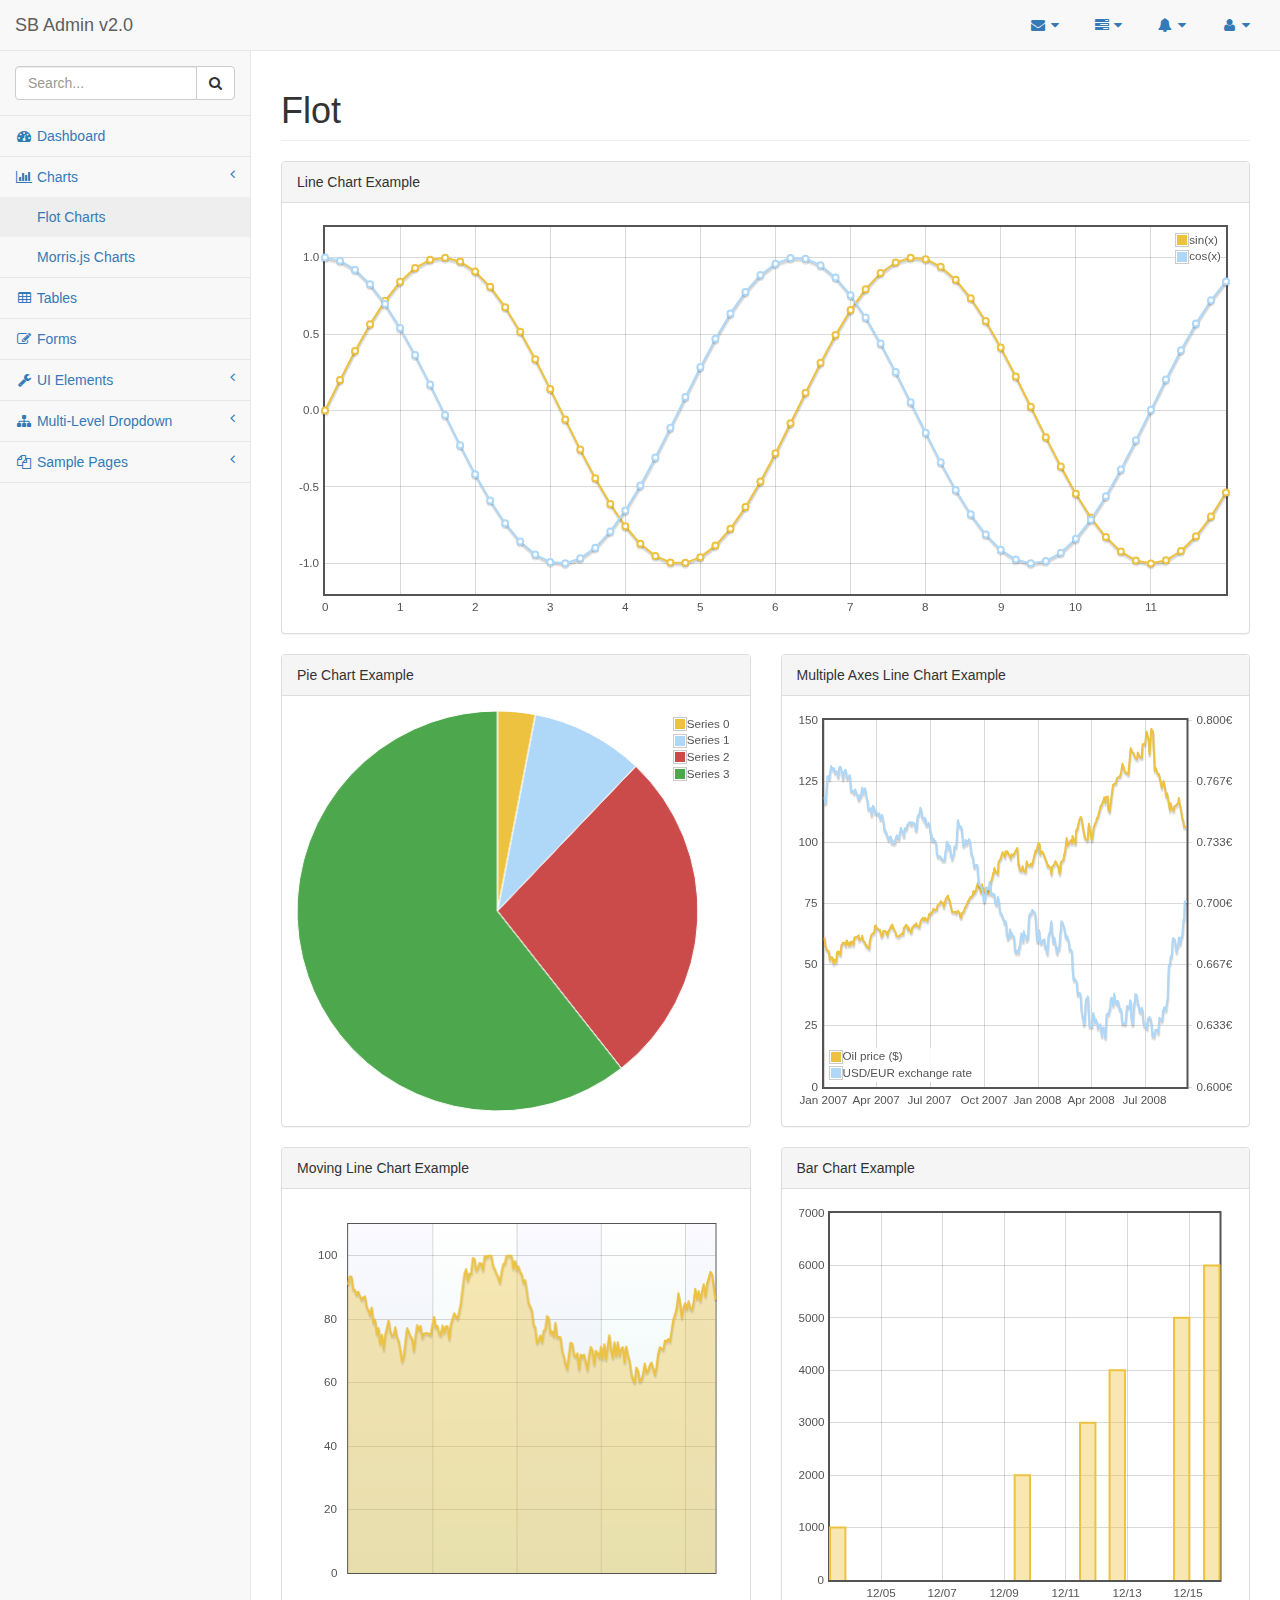
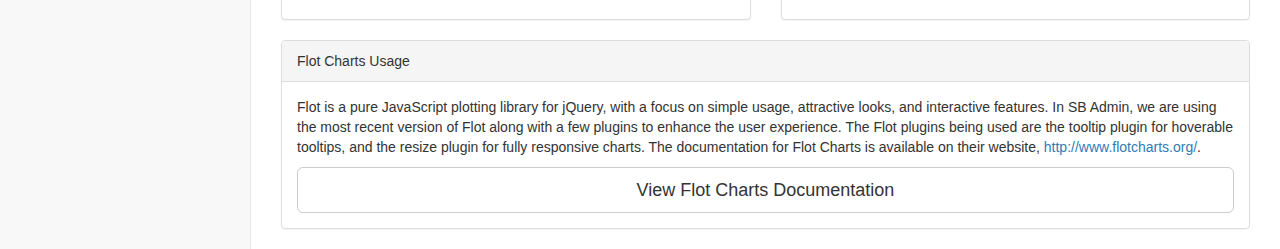
<file: static/pages/flot.html>
<!DOCTYPE html>
<html lang="en">

<head>

    <meta charset="utf-8">
    <meta http-equiv="X-UA-Compatible" content="IE=edge">
    <meta name="viewport" content="width=device-width, initial-scale=1">
    <meta name="description" content="">
    <meta name="author" content="">

    <title>SB Admin 2 - Bootstrap Admin Theme</title>

    <!-- Bootstrap Core CSS -->
    <link href="../vendor/bootstrap/css/bootstrap.min.css" rel="stylesheet">

    <!-- MetisMenu CSS -->
    <link href="../vendor/metisMenu/metisMenu.min.css" rel="stylesheet">

    <!-- Custom CSS -->
    <link href="../dist/css/sb-admin-2.css" rel="stylesheet">

    <!-- Morris Charts CSS -->
    <link href="../vendor/morrisjs/morris.css" rel="stylesheet">

    <!-- Custom Fonts -->
    <link href="../vendor/font-awesome/css/font-awesome.min.css" rel="stylesheet" type="text/css">

    <!-- HTML5 Shim and Respond.js IE8 support of HTML5 elements and media queries -->
    <!-- WARNING: Respond.js doesn't work if you view the page via file:// -->
    <!--[if lt IE 9]>
        <script src="https://oss.maxcdn.com/libs/html5shiv/3.7.0/html5shiv.js"></script>
        <script src="https://oss.maxcdn.com/libs/respond.js/1.4.2/respond.min.js"></script>
    <![endif]-->

</head>

<body>

    <div id="wrapper">

        <!-- Navigation -->
        <nav class="navbar navbar-default navbar-static-top" role="navigation" style="margin-bottom: 0">
            <div class="navbar-header">
                <button type="button" class="navbar-toggle" data-toggle="collapse" data-target=".navbar-collapse">
                    <span class="sr-only">Toggle navigation</span>
                    <span class="icon-bar"></span>
                    <span class="icon-bar"></span>
                    <span class="icon-bar"></span>
                </button>
                <a class="navbar-brand" href="index.html">SB Admin v2.0</a>
            </div>
            <!-- /.navbar-header -->

            <ul class="nav navbar-top-links navbar-right">
                <li class="dropdown">
                    <a class="dropdown-toggle" data-toggle="dropdown" href="#">
                        <i class="fa fa-envelope fa-fw"></i> <i class="fa fa-caret-down"></i>
                    </a>
                    <ul class="dropdown-menu dropdown-messages">
                        <li>
                            <a href="#">
                                <div>
                                    <strong>John Smith</strong>
                                    <span class="pull-right text-muted">
                                        <em>Yesterday</em>
                                    </span>
                                </div>
                                <div>Lorem ipsum dolor sit amet, consectetur adipiscing elit. Pellentesque eleifend...</div>
                            </a>
                        </li>
                        <li class="divider"></li>
                        <li>
                            <a href="#">
                                <div>
                                    <strong>John Smith</strong>
                                    <span class="pull-right text-muted">
                                        <em>Yesterday</em>
                                    </span>
                                </div>
                                <div>Lorem ipsum dolor sit amet, consectetur adipiscing elit. Pellentesque eleifend...</div>
                            </a>
                        </li>
                        <li class="divider"></li>
                        <li>
                            <a href="#">
                                <div>
                                    <strong>John Smith</strong>
                                    <span class="pull-right text-muted">
                                        <em>Yesterday</em>
                                    </span>
                                </div>
                                <div>Lorem ipsum dolor sit amet, consectetur adipiscing elit. Pellentesque eleifend...</div>
                            </a>
                        </li>
                        <li class="divider"></li>
                        <li>
                            <a class="text-center" href="#">
                                <strong>Read All Messages</strong>
                                <i class="fa fa-angle-right"></i>
                            </a>
                        </li>
                    </ul>
                    <!-- /.dropdown-messages -->
                </li>
                <!-- /.dropdown -->
                <li class="dropdown">
                    <a class="dropdown-toggle" data-toggle="dropdown" href="#">
                        <i class="fa fa-tasks fa-fw"></i> <i class="fa fa-caret-down"></i>
                    </a>
                    <ul class="dropdown-menu dropdown-tasks">
                        <li>
                            <a href="#">
                                <div>
                                    <p>
                                        <strong>Task 1</strong>
                                        <span class="pull-right text-muted">40% Complete</span>
                                    </p>
                                    <div class="progress progress-striped active">
                                        <div class="progress-bar progress-bar-success" role="progressbar" aria-valuenow="40" aria-valuemin="0" aria-valuemax="100" style="width: 40%">
                                            <span class="sr-only">40% Complete (success)</span>
                                        </div>
                                    </div>
                                </div>
                            </a>
                        </li>
                        <li class="divider"></li>
                        <li>
                            <a href="#">
                                <div>
                                    <p>
                                        <strong>Task 2</strong>
                                        <span class="pull-right text-muted">20% Complete</span>
                                    </p>
                                    <div class="progress progress-striped active">
                                        <div class="progress-bar progress-bar-info" role="progressbar" aria-valuenow="20" aria-valuemin="0" aria-valuemax="100" style="width: 20%">
                                            <span class="sr-only">20% Complete</span>
                                        </div>
                                    </div>
                                </div>
                            </a>
                        </li>
                        <li class="divider"></li>
                        <li>
                            <a href="#">
                                <div>
                                    <p>
                                        <strong>Task 3</strong>
                                        <span class="pull-right text-muted">60% Complete</span>
                                    </p>
                                    <div class="progress progress-striped active">
                                        <div class="progress-bar progress-bar-warning" role="progressbar" aria-valuenow="60" aria-valuemin="0" aria-valuemax="100" style="width: 60%">
                                            <span class="sr-only">60% Complete (warning)</span>
                                        </div>
                                    </div>
                                </div>
                            </a>
                        </li>
                        <li class="divider"></li>
                        <li>
                            <a href="#">
                                <div>
                                    <p>
                                        <strong>Task 4</strong>
                                        <span class="pull-right text-muted">80% Complete</span>
                                    </p>
                                    <div class="progress progress-striped active">
                                        <div class="progress-bar progress-bar-danger" role="progressbar" aria-valuenow="80" aria-valuemin="0" aria-valuemax="100" style="width: 80%">
                                            <span class="sr-only">80% Complete (danger)</span>
                                        </div>
                                    </div>
                                </div>
                            </a>
                        </li>
                        <li class="divider"></li>
                        <li>
                            <a class="text-center" href="#">
                                <strong>See All Tasks</strong>
                                <i class="fa fa-angle-right"></i>
                            </a>
                        </li>
                    </ul>
                    <!-- /.dropdown-tasks -->
                </li>
                <!-- /.dropdown -->
                <li class="dropdown">
                    <a class="dropdown-toggle" data-toggle="dropdown" href="#">
                        <i class="fa fa-bell fa-fw"></i> <i class="fa fa-caret-down"></i>
                    </a>
                    <ul class="dropdown-menu dropdown-alerts">
                        <li>
                            <a href="#">
                                <div>
                                    <i class="fa fa-comment fa-fw"></i> New Comment
                                    <span class="pull-right text-muted small">4 minutes ago</span>
                                </div>
                            </a>
                        </li>
                        <li class="divider"></li>
                        <li>
                            <a href="#">
                                <div>
                                    <i class="fa fa-twitter fa-fw"></i> 3 New Followers
                                    <span class="pull-right text-muted small">12 minutes ago</span>
                                </div>
                            </a>
                        </li>
                        <li class="divider"></li>
                        <li>
                            <a href="#">
                                <div>
                                    <i class="fa fa-envelope fa-fw"></i> Message Sent
                                    <span class="pull-right text-muted small">4 minutes ago</span>
                                </div>
                            </a>
                        </li>
                        <li class="divider"></li>
                        <li>
                            <a href="#">
                                <div>
                                    <i class="fa fa-tasks fa-fw"></i> New Task
                                    <span class="pull-right text-muted small">4 minutes ago</span>
                                </div>
                            </a>
                        </li>
                        <li class="divider"></li>
                        <li>
                            <a href="#">
                                <div>
                                    <i class="fa fa-upload fa-fw"></i> Server Rebooted
                                    <span class="pull-right text-muted small">4 minutes ago</span>
                                </div>
                            </a>
                        </li>
                        <li class="divider"></li>
                        <li>
                            <a class="text-center" href="#">
                                <strong>See All Alerts</strong>
                                <i class="fa fa-angle-right"></i>
                            </a>
                        </li>
                    </ul>
                    <!-- /.dropdown-alerts -->
                </li>
                <!-- /.dropdown -->
                <li class="dropdown">
                    <a class="dropdown-toggle" data-toggle="dropdown" href="#">
                        <i class="fa fa-user fa-fw"></i> <i class="fa fa-caret-down"></i>
                    </a>
                    <ul class="dropdown-menu dropdown-user">
                        <li><a href="#"><i class="fa fa-user fa-fw"></i> User Profile</a>
                        </li>
                        <li><a href="#"><i class="fa fa-gear fa-fw"></i> Settings</a>
                        </li>
                        <li class="divider"></li>
                        <li><a href="login.html"><i class="fa fa-sign-out fa-fw"></i> Logout</a>
                        </li>
                    </ul>
                    <!-- /.dropdown-user -->
                </li>
                <!-- /.dropdown -->
            </ul>
            <!-- /.navbar-top-links -->

            <div class="navbar-default sidebar" role="navigation">
                <div class="sidebar-nav navbar-collapse">
                    <ul class="nav" id="side-menu">
                        <li class="sidebar-search">
                            <div class="input-group custom-search-form">
                                <input type="text" class="form-control" placeholder="Search...">
                                <span class="input-group-btn">
                                <button class="btn btn-default" type="button">
                                    <i class="fa fa-search"></i>
                                </button>
                            </span>
                            </div>
                            <!-- /input-group -->
                        </li>
                        <li>
                            <a href="index.html"><i class="fa fa-dashboard fa-fw"></i> Dashboard</a>
                        </li>
                        <li>
                            <a href="#"><i class="fa fa-bar-chart-o fa-fw"></i> Charts<span class="fa arrow"></span></a>
                            <ul class="nav nav-second-level">
                                <li>
                                    <a href="flot.html">Flot Charts</a>
                                </li>
                                <li>
                                    <a href="morris.html">Morris.js Charts</a>
                                </li>
                            </ul>
                            <!-- /.nav-second-level -->
                        </li>
                        <li>
                            <a href="tables.html"><i class="fa fa-table fa-fw"></i> Tables</a>
                        </li>
                        <li>
                            <a href="forms.html"><i class="fa fa-edit fa-fw"></i> Forms</a>
                        </li>
                        <li>
                            <a href="#"><i class="fa fa-wrench fa-fw"></i> UI Elements<span class="fa arrow"></span></a>
                            <ul class="nav nav-second-level">
                                <li>
                                    <a href="panels-wells.html">Panels and Wells</a>
                                </li>
                                <li>
                                    <a href="buttons.html">Buttons</a>
                                </li>
                                <li>
                                    <a href="notifications.html">Notifications</a>
                                </li>
                                <li>
                                    <a href="typography.html">Typography</a>
                                </li>
                                <li>
                                    <a href="icons.html"> Icons</a>
                                </li>
                                <li>
                                    <a href="grid.html">Grid</a>
                                </li>
                            </ul>
                            <!-- /.nav-second-level -->
                        </li>
                        <li>
                            <a href="#"><i class="fa fa-sitemap fa-fw"></i> Multi-Level Dropdown<span class="fa arrow"></span></a>
                            <ul class="nav nav-second-level">
                                <li>
                                    <a href="#">Second Level Item</a>
                                </li>
                                <li>
                                    <a href="#">Second Level Item</a>
                                </li>
                                <li>
                                    <a href="#">Third Level <span class="fa arrow"></span></a>
                                    <ul class="nav nav-third-level">
                                        <li>
                                            <a href="#">Third Level Item</a>
                                        </li>
                                        <li>
                                            <a href="#">Third Level Item</a>
                                        </li>
                                        <li>
                                            <a href="#">Third Level Item</a>
                                        </li>
                                        <li>
                                            <a href="#">Third Level Item</a>
                                        </li>
                                    </ul>
                                    <!-- /.nav-third-level -->
                                </li>
                            </ul>
                            <!-- /.nav-second-level -->
                        </li>
                        <li>
                            <a href="#"><i class="fa fa-files-o fa-fw"></i> Sample Pages<span class="fa arrow"></span></a>
                            <ul class="nav nav-second-level">
                                <li>
                                    <a href="blank.html">Blank Page</a>
                                </li>
                                <li>
                                    <a href="login.html">Login Page</a>
                                </li>
                            </ul>
                            <!-- /.nav-second-level -->
                        </li>
                    </ul>
                </div>
                <!-- /.sidebar-collapse -->
            </div>
            <!-- /.navbar-static-side -->
        </nav>

        <div id="page-wrapper">
            <div class="row">
                <div class="col-lg-12">
                    <h1 class="page-header">Flot</h1>
                </div>
                <!-- /.col-lg-12 -->
            </div>
            <!-- /.row -->
            <div class="row">
                <div class="col-lg-12">
                    <div class="panel panel-default">
                        <div class="panel-heading">
                            Line Chart Example
                        </div>
                        <!-- /.panel-heading -->
                        <div class="panel-body">
                            <div class="flot-chart">
                                <div class="flot-chart-content" id="flot-line-chart"></div>
                            </div>
                        </div>
                        <!-- /.panel-body -->
                    </div>
                    <!-- /.panel -->
                </div>
                <!-- /.col-lg-12 -->
                <div class="col-lg-6">
                    <div class="panel panel-default">
                        <div class="panel-heading">
                            Pie Chart Example
                        </div>
                        <!-- /.panel-heading -->
                        <div class="panel-body">
                            <div class="flot-chart">
                                <div class="flot-chart-content" id="flot-pie-chart"></div>
                            </div>
                        </div>
                        <!-- /.panel-body -->
                    </div>
                    <!-- /.panel -->
                </div>
                <!-- /.col-lg-6 -->
                <div class="col-lg-6">
                    <div class="panel panel-default">
                        <div class="panel-heading">
                            Multiple Axes Line Chart Example
                        </div>
                        <!-- /.panel-heading -->
                        <div class="panel-body">
                            <div class="flot-chart">
                                <div class="flot-chart-content" id="flot-line-chart-multi"></div>
                            </div>
                        </div>
                        <!-- /.panel-body -->
                    </div>
                    <!-- /.panel -->
                </div>
                <!-- /.col-lg-6 -->
                <div class="col-lg-6">
                    <div class="panel panel-default">
                        <div class="panel-heading">
                            Moving Line Chart Example
                        </div>
                        <!-- /.panel-heading -->
                        <div class="panel-body">
                            <div class="flot-chart">
                                <div class="flot-chart-content" id="flot-line-chart-moving"></div>
                            </div>
                        </div>
                        <!-- /.panel-body -->
                    </div>
                    <!-- /.panel -->
                </div>
                <!-- /.col-lg-6 -->
                <div class="col-lg-6">
                    <div class="panel panel-default">
                        <div class="panel-heading">
                            Bar Chart Example
                        </div>
                        <!-- /.panel-heading -->
                        <div class="panel-body">
                            <div class="flot-chart">
                                <div class="flot-chart-content" id="flot-bar-chart"></div>
                            </div>
                        </div>
                        <!-- /.panel-body -->
                    </div>
                    <!-- /.panel -->
                </div>
                <!-- /.col-lg-6 -->
                <div class="col-lg-12">
                    <div class="panel panel-default">
                        <div class="panel-heading">
                            Flot Charts Usage
                        </div>
                        <!-- /.panel-heading -->
                        <div class="panel-body">
                            <p>Flot is a pure JavaScript plotting library for jQuery, with a focus on simple usage, attractive looks, and interactive features. In SB Admin, we are using the most recent version of Flot along with a few plugins to enhance the user experience. The Flot plugins being used are the tooltip plugin for hoverable tooltips, and the resize plugin for fully responsive charts. The documentation for Flot Charts is available on their website, <a target="_blank" href="http://www.flotcharts.org/">http://www.flotcharts.org/</a>.</p>
                            <a target="_blank" class="btn btn-default btn-lg btn-block" href="http://www.flotcharts.org/">View Flot Charts Documentation</a>
                        </div>
                        <!-- /.panel-body -->
                    </div>
                    <!-- /.panel -->
                </div>
                <!-- /.col-lg-6 -->
            </div>
            <!-- /.row -->
        </div>
        <!-- /#page-wrapper -->

    </div>
    <!-- /#wrapper -->

    <!-- jQuery -->
    <script src="../vendor/jquery/jquery.min.js"></script>

    <!-- Bootstrap Core JavaScript -->
    <script src="../vendor/bootstrap/js/bootstrap.min.js"></script>

    <!-- Metis Menu Plugin JavaScript -->
    <script src="../vendor/metisMenu/metisMenu.min.js"></script>

    <!-- Flot Charts JavaScript -->
    <script src="../vendor/flot/excanvas.min.js"></script>
    <script src="../vendor/flot/jquery.flot.js"></script>
    <script src="../vendor/flot/jquery.flot.pie.js"></script>
    <script src="../vendor/flot/jquery.flot.resize.js"></script>
    <script src="../vendor/flot/jquery.flot.time.js"></script>
    <script src="../vendor/flot-tooltip/jquery.flot.tooltip.min.js"></script>
    <script src="../data/flot-data.js"></script>

    <!-- Custom Theme JavaScript -->
    <script src="../dist/js/sb-admin-2.js"></script>

</body>

</html>
</file>
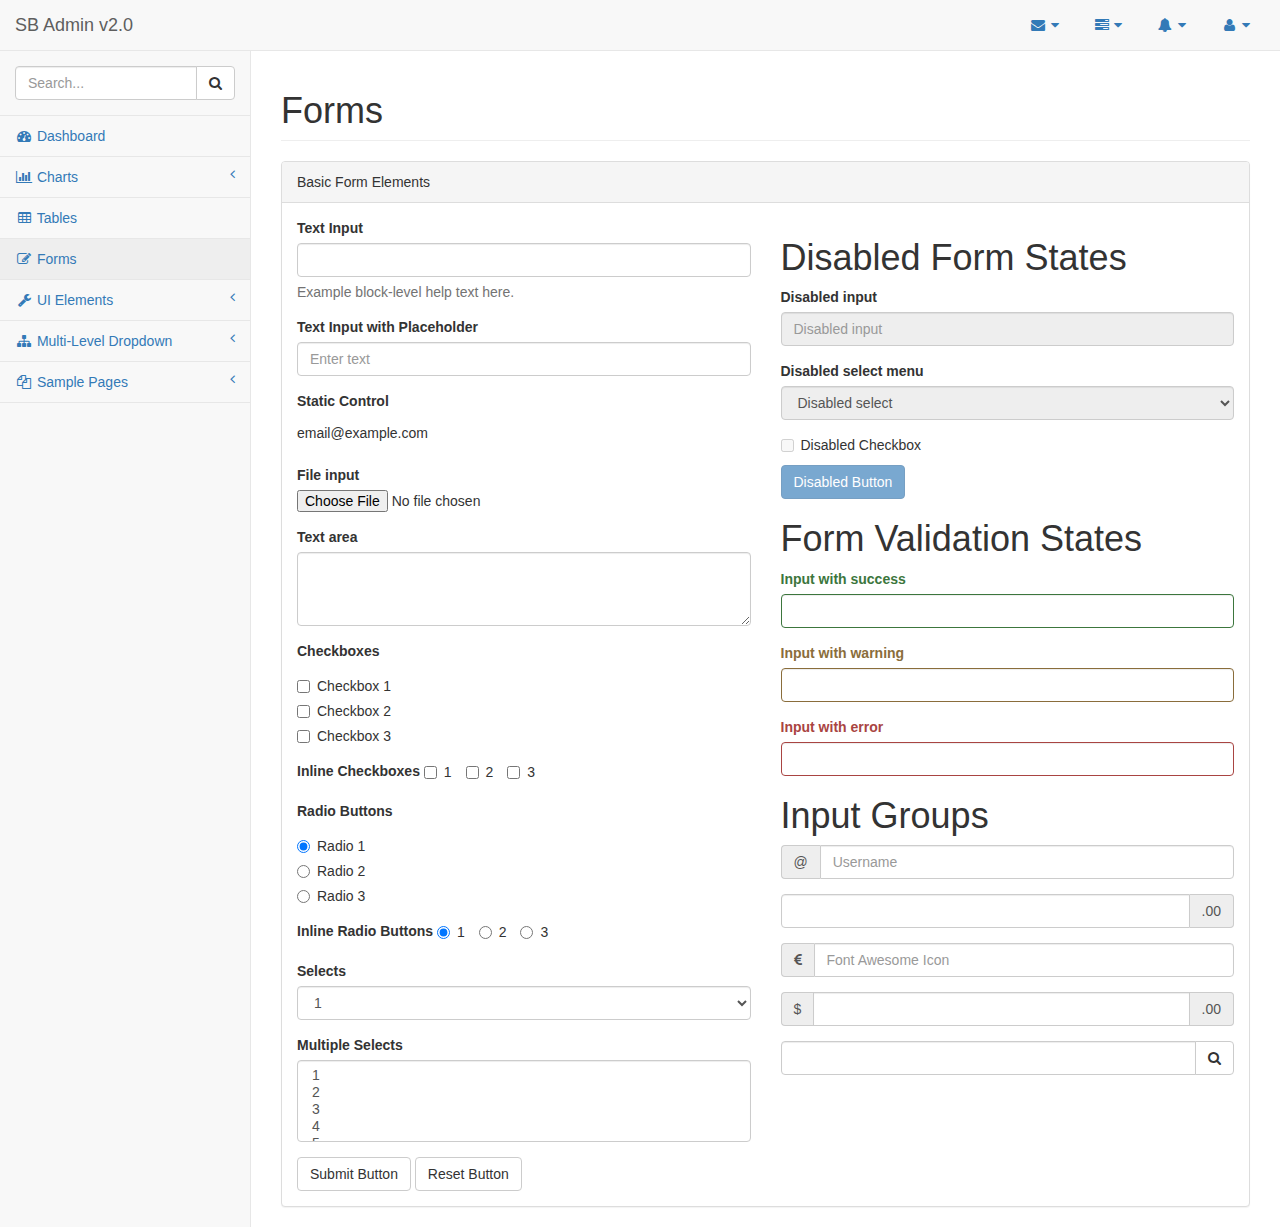
<file: static/pages/forms.html>
<!DOCTYPE html>
<html lang="en">

<head>

    <meta charset="utf-8">
    <meta http-equiv="X-UA-Compatible" content="IE=edge">
    <meta name="viewport" content="width=device-width, initial-scale=1">
    <meta name="description" content="">
    <meta name="author" content="">

    <title>SB Admin 2 - Bootstrap Admin Theme</title>

    <!-- Bootstrap Core CSS -->
    <link href="../vendor/bootstrap/css/bootstrap.min.css" rel="stylesheet">

    <!-- MetisMenu CSS -->
    <link href="../vendor/metisMenu/metisMenu.min.css" rel="stylesheet">

    <!-- Custom CSS -->
    <link href="../dist/css/sb-admin-2.css" rel="stylesheet">

    <!-- Custom Fonts -->
    <link href="../vendor/font-awesome/css/font-awesome.min.css" rel="stylesheet" type="text/css">

    <!-- HTML5 Shim and Respond.js IE8 support of HTML5 elements and media queries -->
    <!-- WARNING: Respond.js doesn't work if you view the page via file:// -->
    <!--[if lt IE 9]>
        <script src="https://oss.maxcdn.com/libs/html5shiv/3.7.0/html5shiv.js"></script>
        <script src="https://oss.maxcdn.com/libs/respond.js/1.4.2/respond.min.js"></script>
    <![endif]-->

</head>

<body>

    <div id="wrapper">

        <!-- Navigation -->
        <nav class="navbar navbar-default navbar-static-top" role="navigation" style="margin-bottom: 0">
            <div class="navbar-header">
                <button type="button" class="navbar-toggle" data-toggle="collapse" data-target=".navbar-collapse">
                    <span class="sr-only">Toggle navigation</span>
                    <span class="icon-bar"></span>
                    <span class="icon-bar"></span>
                    <span class="icon-bar"></span>
                </button>
                <a class="navbar-brand" href="index.html">SB Admin v2.0</a>
            </div>
            <!-- /.navbar-header -->

            <ul class="nav navbar-top-links navbar-right">
                <li class="dropdown">
                    <a class="dropdown-toggle" data-toggle="dropdown" href="#">
                        <i class="fa fa-envelope fa-fw"></i> <i class="fa fa-caret-down"></i>
                    </a>
                    <ul class="dropdown-menu dropdown-messages">
                        <li>
                            <a href="#">
                                <div>
                                    <strong>John Smith</strong>
                                    <span class="pull-right text-muted">
                                        <em>Yesterday</em>
                                    </span>
                                </div>
                                <div>Lorem ipsum dolor sit amet, consectetur adipiscing elit. Pellentesque eleifend...</div>
                            </a>
                        </li>
                        <li class="divider"></li>
                        <li>
                            <a href="#">
                                <div>
                                    <strong>John Smith</strong>
                                    <span class="pull-right text-muted">
                                        <em>Yesterday</em>
                                    </span>
                                </div>
                                <div>Lorem ipsum dolor sit amet, consectetur adipiscing elit. Pellentesque eleifend...</div>
                            </a>
                        </li>
                        <li class="divider"></li>
                        <li>
                            <a href="#">
                                <div>
                                    <strong>John Smith</strong>
                                    <span class="pull-right text-muted">
                                        <em>Yesterday</em>
                                    </span>
                                </div>
                                <div>Lorem ipsum dolor sit amet, consectetur adipiscing elit. Pellentesque eleifend...</div>
                            </a>
                        </li>
                        <li class="divider"></li>
                        <li>
                            <a class="text-center" href="#">
                                <strong>Read All Messages</strong>
                                <i class="fa fa-angle-right"></i>
                            </a>
                        </li>
                    </ul>
                    <!-- /.dropdown-messages -->
                </li>
                <!-- /.dropdown -->
                <li class="dropdown">
                    <a class="dropdown-toggle" data-toggle="dropdown" href="#">
                        <i class="fa fa-tasks fa-fw"></i> <i class="fa fa-caret-down"></i>
                    </a>
                    <ul class="dropdown-menu dropdown-tasks">
                        <li>
                            <a href="#">
                                <div>
                                    <p>
                                        <strong>Task 1</strong>
                                        <span class="pull-right text-muted">40% Complete</span>
                                    </p>
                                    <div class="progress progress-striped active">
                                        <div class="progress-bar progress-bar-success" role="progressbar" aria-valuenow="40" aria-valuemin="0" aria-valuemax="100" style="width: 40%">
                                            <span class="sr-only">40% Complete (success)</span>
                                        </div>
                                    </div>
                                </div>
                            </a>
                        </li>
                        <li class="divider"></li>
                        <li>
                            <a href="#">
                                <div>
                                    <p>
                                        <strong>Task 2</strong>
                                        <span class="pull-right text-muted">20% Complete</span>
                                    </p>
                                    <div class="progress progress-striped active">
                                        <div class="progress-bar progress-bar-info" role="progressbar" aria-valuenow="20" aria-valuemin="0" aria-valuemax="100" style="width: 20%">
                                            <span class="sr-only">20% Complete</span>
                                        </div>
                                    </div>
                                </div>
                            </a>
                        </li>
                        <li class="divider"></li>
                        <li>
                            <a href="#">
                                <div>
                                    <p>
                                        <strong>Task 3</strong>
                                        <span class="pull-right text-muted">60% Complete</span>
                                    </p>
                                    <div class="progress progress-striped active">
                                        <div class="progress-bar progress-bar-warning" role="progressbar" aria-valuenow="60" aria-valuemin="0" aria-valuemax="100" style="width: 60%">
                                            <span class="sr-only">60% Complete (warning)</span>
                                        </div>
                                    </div>
                                </div>
                            </a>
                        </li>
                        <li class="divider"></li>
                        <li>
                            <a href="#">
                                <div>
                                    <p>
                                        <strong>Task 4</strong>
                                        <span class="pull-right text-muted">80% Complete</span>
                                    </p>
                                    <div class="progress progress-striped active">
                                        <div class="progress-bar progress-bar-danger" role="progressbar" aria-valuenow="80" aria-valuemin="0" aria-valuemax="100" style="width: 80%">
                                            <span class="sr-only">80% Complete (danger)</span>
                                        </div>
                                    </div>
                                </div>
                            </a>
                        </li>
                        <li class="divider"></li>
                        <li>
                            <a class="text-center" href="#">
                                <strong>See All Tasks</strong>
                                <i class="fa fa-angle-right"></i>
                            </a>
                        </li>
                    </ul>
                    <!-- /.dropdown-tasks -->
                </li>
                <!-- /.dropdown -->
                <li class="dropdown">
                    <a class="dropdown-toggle" data-toggle="dropdown" href="#">
                        <i class="fa fa-bell fa-fw"></i> <i class="fa fa-caret-down"></i>
                    </a>
                    <ul class="dropdown-menu dropdown-alerts">
                        <li>
                            <a href="#">
                                <div>
                                    <i class="fa fa-comment fa-fw"></i> New Comment
                                    <span class="pull-right text-muted small">4 minutes ago</span>
                                </div>
                            </a>
                        </li>
                        <li class="divider"></li>
                        <li>
                            <a href="#">
                                <div>
                                    <i class="fa fa-twitter fa-fw"></i> 3 New Followers
                                    <span class="pull-right text-muted small">12 minutes ago</span>
                                </div>
                            </a>
                        </li>
                        <li class="divider"></li>
                        <li>
                            <a href="#">
                                <div>
                                    <i class="fa fa-envelope fa-fw"></i> Message Sent
                                    <span class="pull-right text-muted small">4 minutes ago</span>
                                </div>
                            </a>
                        </li>
                        <li class="divider"></li>
                        <li>
                            <a href="#">
                                <div>
                                    <i class="fa fa-tasks fa-fw"></i> New Task
                                    <span class="pull-right text-muted small">4 minutes ago</span>
                                </div>
                            </a>
                        </li>
                        <li class="divider"></li>
                        <li>
                            <a href="#">
                                <div>
                                    <i class="fa fa-upload fa-fw"></i> Server Rebooted
                                    <span class="pull-right text-muted small">4 minutes ago</span>
                                </div>
                            </a>
                        </li>
                        <li class="divider"></li>
                        <li>
                            <a class="text-center" href="#">
                                <strong>See All Alerts</strong>
                                <i class="fa fa-angle-right"></i>
                            </a>
                        </li>
                    </ul>
                    <!-- /.dropdown-alerts -->
                </li>
                <!-- /.dropdown -->
                <li class="dropdown">
                    <a class="dropdown-toggle" data-toggle="dropdown" href="#">
                        <i class="fa fa-user fa-fw"></i> <i class="fa fa-caret-down"></i>
                    </a>
                    <ul class="dropdown-menu dropdown-user">
                        <li><a href="#"><i class="fa fa-user fa-fw"></i> User Profile</a>
                        </li>
                        <li><a href="#"><i class="fa fa-gear fa-fw"></i> Settings</a>
                        </li>
                        <li class="divider"></li>
                        <li><a href="login.html"><i class="fa fa-sign-out fa-fw"></i> Logout</a>
                        </li>
                    </ul>
                    <!-- /.dropdown-user -->
                </li>
                <!-- /.dropdown -->
            </ul>
            <!-- /.navbar-top-links -->

            <div class="navbar-default sidebar" role="navigation">
                <div class="sidebar-nav navbar-collapse">
                    <ul class="nav" id="side-menu">
                        <li class="sidebar-search">
                            <div class="input-group custom-search-form">
                                <input type="text" class="form-control" placeholder="Search...">
                                <span class="input-group-btn">
                                <button class="btn btn-default" type="button">
                                    <i class="fa fa-search"></i>
                                </button>
                            </span>
                            </div>
                            <!-- /input-group -->
                        </li>
                        <li>
                            <a href="index.html"><i class="fa fa-dashboard fa-fw"></i> Dashboard</a>
                        </li>
                        <li>
                            <a href="#"><i class="fa fa-bar-chart-o fa-fw"></i> Charts<span class="fa arrow"></span></a>
                            <ul class="nav nav-second-level">
                                <li>
                                    <a href="flot.html">Flot Charts</a>
                                </li>
                                <li>
                                    <a href="morris.html">Morris.js Charts</a>
                                </li>
                            </ul>
                            <!-- /.nav-second-level -->
                        </li>
                        <li>
                            <a href="tables.html"><i class="fa fa-table fa-fw"></i> Tables</a>
                        </li>
                        <li>
                            <a href="forms.html"><i class="fa fa-edit fa-fw"></i> Forms</a>
                        </li>
                        <li>
                            <a href="#"><i class="fa fa-wrench fa-fw"></i> UI Elements<span class="fa arrow"></span></a>
                            <ul class="nav nav-second-level">
                                <li>
                                    <a href="panels-wells.html">Panels and Wells</a>
                                </li>
                                <li>
                                    <a href="buttons.html">Buttons</a>
                                </li>
                                <li>
                                    <a href="notifications.html">Notifications</a>
                                </li>
                                <li>
                                    <a href="typography.html">Typography</a>
                                </li>
                                <li>
                                    <a href="icons.html"> Icons</a>
                                </li>
                                <li>
                                    <a href="grid.html">Grid</a>
                                </li>
                            </ul>
                            <!-- /.nav-second-level -->
                        </li>
                        <li>
                            <a href="#"><i class="fa fa-sitemap fa-fw"></i> Multi-Level Dropdown<span class="fa arrow"></span></a>
                            <ul class="nav nav-second-level">
                                <li>
                                    <a href="#">Second Level Item</a>
                                </li>
                                <li>
                                    <a href="#">Second Level Item</a>
                                </li>
                                <li>
                                    <a href="#">Third Level <span class="fa arrow"></span></a>
                                    <ul class="nav nav-third-level">
                                        <li>
                                            <a href="#">Third Level Item</a>
                                        </li>
                                        <li>
                                            <a href="#">Third Level Item</a>
                                        </li>
                                        <li>
                                            <a href="#">Third Level Item</a>
                                        </li>
                                        <li>
                                            <a href="#">Third Level Item</a>
                                        </li>
                                    </ul>
                                    <!-- /.nav-third-level -->
                                </li>
                            </ul>
                            <!-- /.nav-second-level -->
                        </li>
                        <li>
                            <a href="#"><i class="fa fa-files-o fa-fw"></i> Sample Pages<span class="fa arrow"></span></a>
                            <ul class="nav nav-second-level">
                                <li>
                                    <a href="blank.html">Blank Page</a>
                                </li>
                                <li>
                                    <a href="login.html">Login Page</a>
                                </li>
                            </ul>
                            <!-- /.nav-second-level -->
                        </li>
                    </ul>
                </div>
                <!-- /.sidebar-collapse -->
            </div>
            <!-- /.navbar-static-side -->
        </nav>

        <div id="page-wrapper">
            <div class="row">
                <div class="col-lg-12">
                    <h1 class="page-header">Forms</h1>
                </div>
                <!-- /.col-lg-12 -->
            </div>
            <!-- /.row -->
            <div class="row">
                <div class="col-lg-12">
                    <div class="panel panel-default">
                        <div class="panel-heading">
                            Basic Form Elements
                        </div>
                        <div class="panel-body">
                            <div class="row">
                                <div class="col-lg-6">
                                    <form role="form">
                                        <div class="form-group">
                                            <label>Text Input</label>
                                            <input class="form-control">
                                            <p class="help-block">Example block-level help text here.</p>
                                        </div>
                                        <div class="form-group">
                                            <label>Text Input with Placeholder</label>
                                            <input class="form-control" placeholder="Enter text">
                                        </div>
                                        <div class="form-group">
                                            <label>Static Control</label>
                                            <p class="form-control-static">email@example.com</p>
                                        </div>
                                        <div class="form-group">
                                            <label>File input</label>
                                            <input type="file">
                                        </div>
                                        <div class="form-group">
                                            <label>Text area</label>
                                            <textarea class="form-control" rows="3"></textarea>
                                        </div>
                                        <div class="form-group">
                                            <label>Checkboxes</label>
                                            <div class="checkbox">
                                                <label>
                                                    <input type="checkbox" value="">Checkbox 1
                                                </label>
                                            </div>
                                            <div class="checkbox">
                                                <label>
                                                    <input type="checkbox" value="">Checkbox 2
                                                </label>
                                            </div>
                                            <div class="checkbox">
                                                <label>
                                                    <input type="checkbox" value="">Checkbox 3
                                                </label>
                                            </div>
                                        </div>
                                        <div class="form-group">
                                            <label>Inline Checkboxes</label>
                                            <label class="checkbox-inline">
                                                <input type="checkbox">1
                                            </label>
                                            <label class="checkbox-inline">
                                                <input type="checkbox">2
                                            </label>
                                            <label class="checkbox-inline">
                                                <input type="checkbox">3
                                            </label>
                                        </div>
                                        <div class="form-group">
                                            <label>Radio Buttons</label>
                                            <div class="radio">
                                                <label>
                                                    <input type="radio" name="optionsRadios" id="optionsRadios1" value="option1" checked>Radio 1
                                                </label>
                                            </div>
                                            <div class="radio">
                                                <label>
                                                    <input type="radio" name="optionsRadios" id="optionsRadios2" value="option2">Radio 2
                                                </label>
                                            </div>
                                            <div class="radio">
                                                <label>
                                                    <input type="radio" name="optionsRadios" id="optionsRadios3" value="option3">Radio 3
                                                </label>
                                            </div>
                                        </div>
                                        <div class="form-group">
                                            <label>Inline Radio Buttons</label>
                                            <label class="radio-inline">
                                                <input type="radio" name="optionsRadiosInline" id="optionsRadiosInline1" value="option1" checked>1
                                            </label>
                                            <label class="radio-inline">
                                                <input type="radio" name="optionsRadiosInline" id="optionsRadiosInline2" value="option2">2
                                            </label>
                                            <label class="radio-inline">
                                                <input type="radio" name="optionsRadiosInline" id="optionsRadiosInline3" value="option3">3
                                            </label>
                                        </div>
                                        <div class="form-group">
                                            <label>Selects</label>
                                            <select class="form-control">
                                                <option>1</option>
                                                <option>2</option>
                                                <option>3</option>
                                                <option>4</option>
                                                <option>5</option>
                                            </select>
                                        </div>
                                        <div class="form-group">
                                            <label>Multiple Selects</label>
                                            <select multiple class="form-control">
                                                <option>1</option>
                                                <option>2</option>
                                                <option>3</option>
                                                <option>4</option>
                                                <option>5</option>
                                            </select>
                                        </div>
                                        <button type="submit" class="btn btn-default">Submit Button</button>
                                        <button type="reset" class="btn btn-default">Reset Button</button>
                                    </form>
                                </div>
                                <!-- /.col-lg-6 (nested) -->
                                <div class="col-lg-6">
                                    <h1>Disabled Form States</h1>
                                    <form role="form">
                                        <fieldset disabled>
                                            <div class="form-group">
                                                <label for="disabledSelect">Disabled input</label>
                                                <input class="form-control" id="disabledInput" type="text" placeholder="Disabled input" disabled>
                                            </div>
                                            <div class="form-group">
                                                <label for="disabledSelect">Disabled select menu</label>
                                                <select id="disabledSelect" class="form-control">
                                                    <option>Disabled select</option>
                                                </select>
                                            </div>
                                            <div class="checkbox">
                                                <label>
                                                    <input type="checkbox">Disabled Checkbox
                                                </label>
                                            </div>
                                            <button type="submit" class="btn btn-primary">Disabled Button</button>
                                        </fieldset>
                                    </form>
                                    <h1>Form Validation States</h1>
                                    <form role="form">
                                        <div class="form-group has-success">
                                            <label class="control-label" for="inputSuccess">Input with success</label>
                                            <input type="text" class="form-control" id="inputSuccess">
                                        </div>
                                        <div class="form-group has-warning">
                                            <label class="control-label" for="inputWarning">Input with warning</label>
                                            <input type="text" class="form-control" id="inputWarning">
                                        </div>
                                        <div class="form-group has-error">
                                            <label class="control-label" for="inputError">Input with error</label>
                                            <input type="text" class="form-control" id="inputError">
                                        </div>
                                    </form>
                                    <h1>Input Groups</h1>
                                    <form role="form">
                                        <div class="form-group input-group">
                                            <span class="input-group-addon">@</span>
                                            <input type="text" class="form-control" placeholder="Username">
                                        </div>
                                        <div class="form-group input-group">
                                            <input type="text" class="form-control">
                                            <span class="input-group-addon">.00</span>
                                        </div>
                                        <div class="form-group input-group">
                                            <span class="input-group-addon"><i class="fa fa-eur"></i>
                                            </span>
                                            <input type="text" class="form-control" placeholder="Font Awesome Icon">
                                        </div>
                                        <div class="form-group input-group">
                                            <span class="input-group-addon">$</span>
                                            <input type="text" class="form-control">
                                            <span class="input-group-addon">.00</span>
                                        </div>
                                        <div class="form-group input-group">
                                            <input type="text" class="form-control">
                                            <span class="input-group-btn">
                                                <button class="btn btn-default" type="button"><i class="fa fa-search"></i>
                                                </button>
                                            </span>
                                        </div>
                                    </form>
                                </div>
                                <!-- /.col-lg-6 (nested) -->
                            </div>
                            <!-- /.row (nested) -->
                        </div>
                        <!-- /.panel-body -->
                    </div>
                    <!-- /.panel -->
                </div>
                <!-- /.col-lg-12 -->
            </div>
            <!-- /.row -->
        </div>
        <!-- /#page-wrapper -->

    </div>
    <!-- /#wrapper -->

    <!-- jQuery -->
    <script src="../vendor/jquery/jquery.min.js"></script>

    <!-- Bootstrap Core JavaScript -->
    <script src="../vendor/bootstrap/js/bootstrap.min.js"></script>

    <!-- Metis Menu Plugin JavaScript -->
    <script src="../vendor/metisMenu/metisMenu.min.js"></script>

    <!-- Custom Theme JavaScript -->
    <script src="../dist/js/sb-admin-2.js"></script>

</body>

</html>
</file>
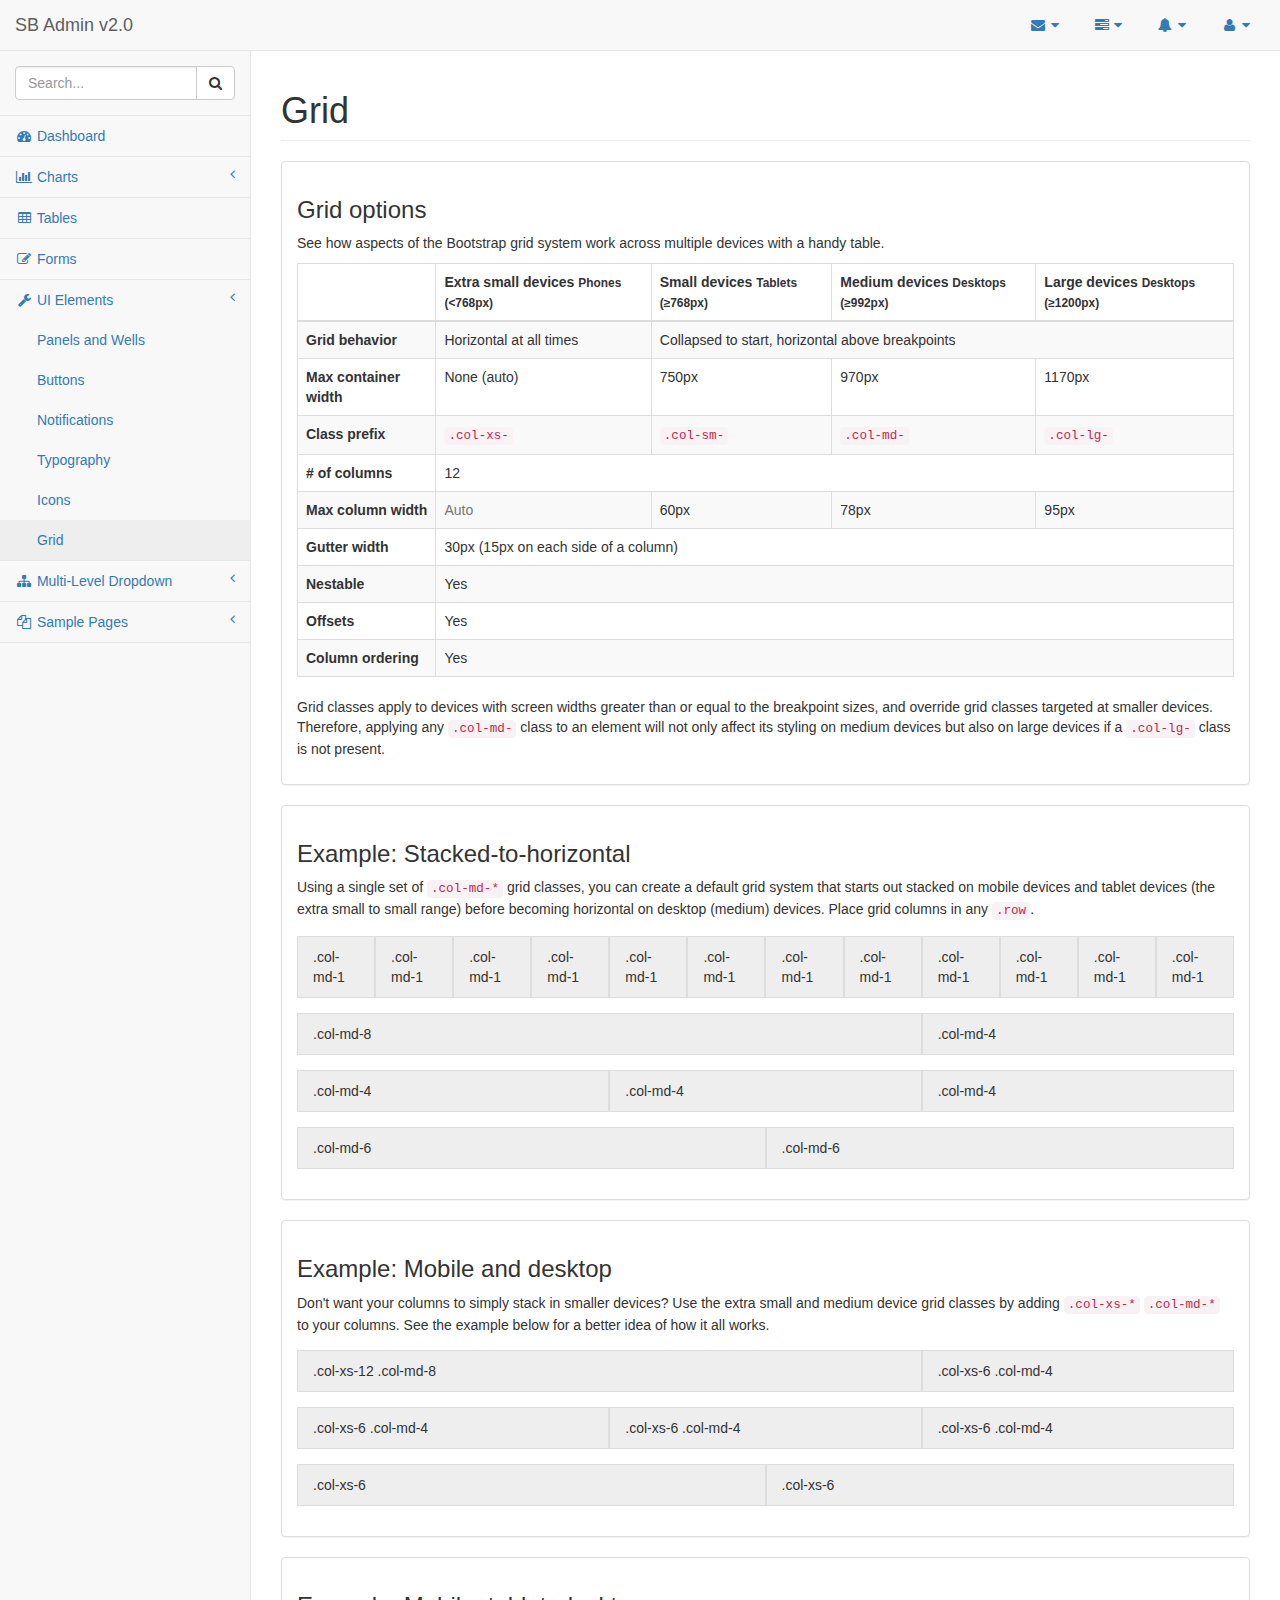
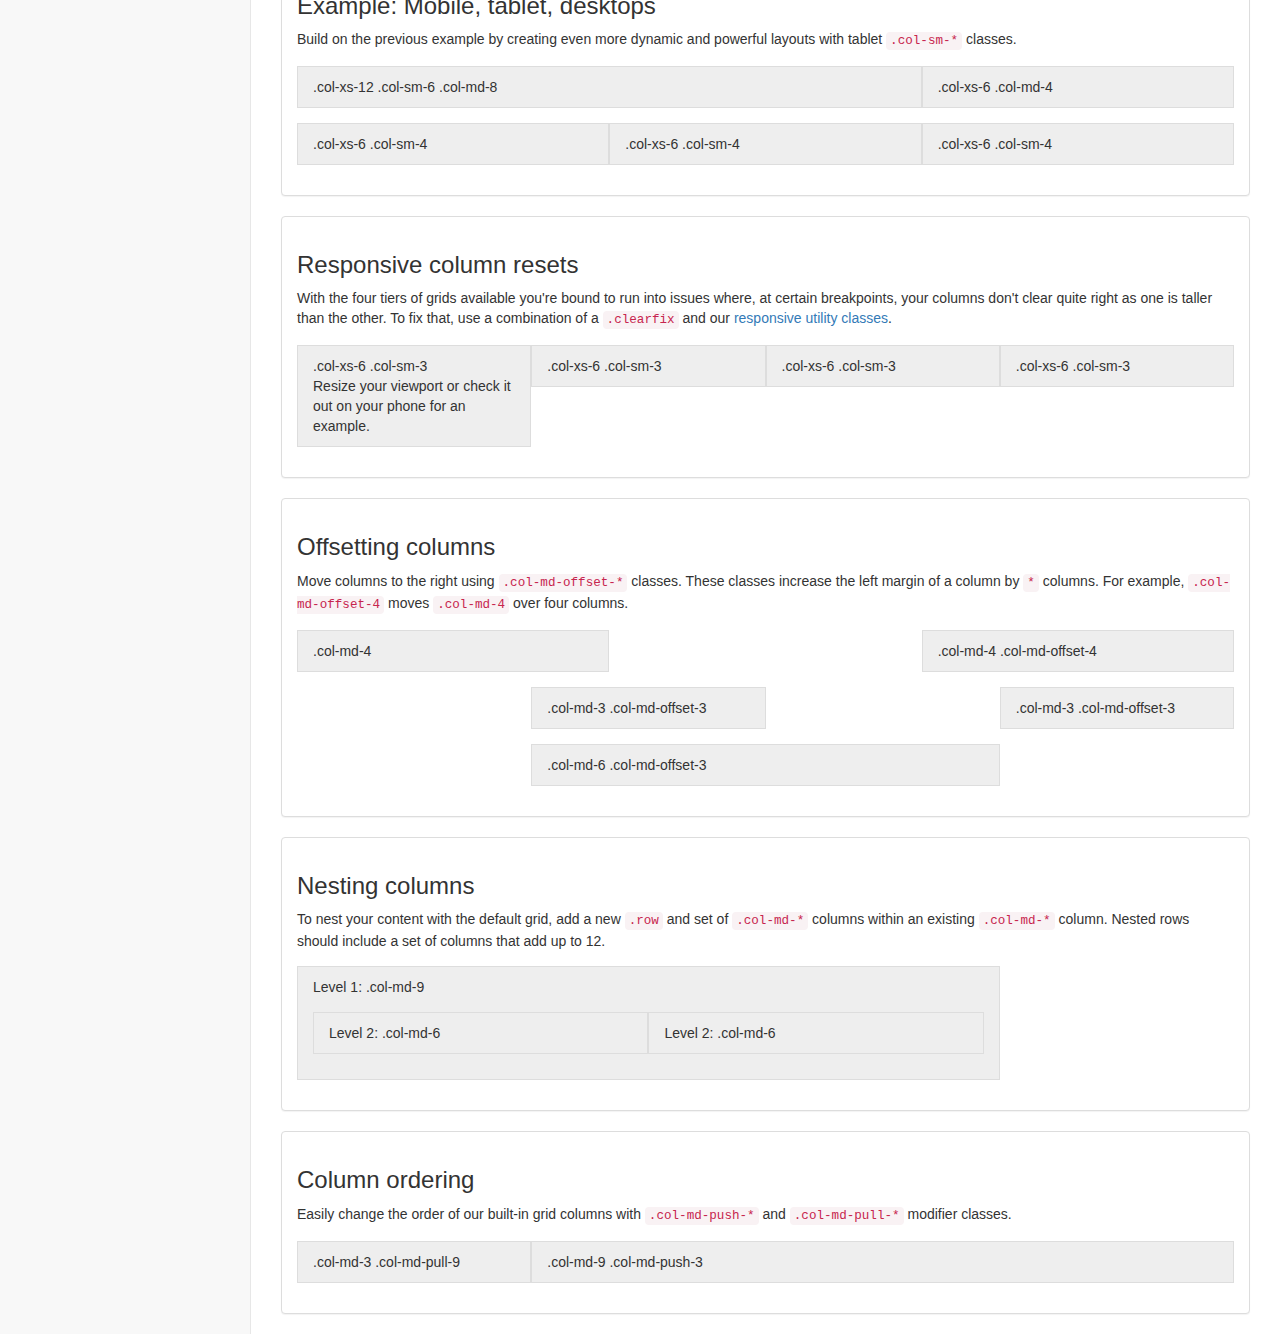
<file: static/pages/grid.html>
<!DOCTYPE html>
<html lang="en">

<head>

    <meta charset="utf-8">
    <meta http-equiv="X-UA-Compatible" content="IE=edge">
    <meta name="viewport" content="width=device-width, initial-scale=1">
    <meta name="description" content="">
    <meta name="author" content="">

    <title>SB Admin 2 - Bootstrap Admin Theme</title>

    <!-- Bootstrap Core CSS -->
    <link href="../vendor/bootstrap/css/bootstrap.min.css" rel="stylesheet">

    <!-- MetisMenu CSS -->
    <link href="../vendor/metisMenu/metisMenu.min.css" rel="stylesheet">

    <!-- Custom CSS -->
    <link href="../dist/css/sb-admin-2.css" rel="stylesheet">

    <!-- Custom Fonts -->
    <link href="../vendor/font-awesome/css/font-awesome.min.css" rel="stylesheet" type="text/css">

    <!-- HTML5 Shim and Respond.js IE8 support of HTML5 elements and media queries -->
    <!-- WARNING: Respond.js doesn't work if you view the page via file:// -->
    <!--[if lt IE 9]>
        <script src="https://oss.maxcdn.com/libs/html5shiv/3.7.0/html5shiv.js"></script>
        <script src="https://oss.maxcdn.com/libs/respond.js/1.4.2/respond.min.js"></script>
    <![endif]-->

</head>

<body>

    <div id="wrapper">

        <!-- Navigation -->
        <nav class="navbar navbar-default navbar-static-top" role="navigation" style="margin-bottom: 0">
            <div class="navbar-header">
                <button type="button" class="navbar-toggle" data-toggle="collapse" data-target=".navbar-collapse">
                    <span class="sr-only">Toggle navigation</span>
                    <span class="icon-bar"></span>
                    <span class="icon-bar"></span>
                    <span class="icon-bar"></span>
                </button>
                <a class="navbar-brand" href="index.html">SB Admin v2.0</a>
            </div>
            <!-- /.navbar-header -->

            <ul class="nav navbar-top-links navbar-right">
                <li class="dropdown">
                    <a class="dropdown-toggle" data-toggle="dropdown" href="#">
                        <i class="fa fa-envelope fa-fw"></i> <i class="fa fa-caret-down"></i>
                    </a>
                    <ul class="dropdown-menu dropdown-messages">
                        <li>
                            <a href="#">
                                <div>
                                    <strong>John Smith</strong>
                                    <span class="pull-right text-muted">
                                        <em>Yesterday</em>
                                    </span>
                                </div>
                                <div>Lorem ipsum dolor sit amet, consectetur adipiscing elit. Pellentesque eleifend...</div>
                            </a>
                        </li>
                        <li class="divider"></li>
                        <li>
                            <a href="#">
                                <div>
                                    <strong>John Smith</strong>
                                    <span class="pull-right text-muted">
                                        <em>Yesterday</em>
                                    </span>
                                </div>
                                <div>Lorem ipsum dolor sit amet, consectetur adipiscing elit. Pellentesque eleifend...</div>
                            </a>
                        </li>
                        <li class="divider"></li>
                        <li>
                            <a href="#">
                                <div>
                                    <strong>John Smith</strong>
                                    <span class="pull-right text-muted">
                                        <em>Yesterday</em>
                                    </span>
                                </div>
                                <div>Lorem ipsum dolor sit amet, consectetur adipiscing elit. Pellentesque eleifend...</div>
                            </a>
                        </li>
                        <li class="divider"></li>
                        <li>
                            <a class="text-center" href="#">
                                <strong>Read All Messages</strong>
                                <i class="fa fa-angle-right"></i>
                            </a>
                        </li>
                    </ul>
                    <!-- /.dropdown-messages -->
                </li>
                <!-- /.dropdown -->
                <li class="dropdown">
                    <a class="dropdown-toggle" data-toggle="dropdown" href="#">
                        <i class="fa fa-tasks fa-fw"></i> <i class="fa fa-caret-down"></i>
                    </a>
                    <ul class="dropdown-menu dropdown-tasks">
                        <li>
                            <a href="#">
                                <div>
                                    <p>
                                        <strong>Task 1</strong>
                                        <span class="pull-right text-muted">40% Complete</span>
                                    </p>
                                    <div class="progress progress-striped active">
                                        <div class="progress-bar progress-bar-success" role="progressbar" aria-valuenow="40" aria-valuemin="0" aria-valuemax="100" style="width: 40%">
                                            <span class="sr-only">40% Complete (success)</span>
                                        </div>
                                    </div>
                                </div>
                            </a>
                        </li>
                        <li class="divider"></li>
                        <li>
                            <a href="#">
                                <div>
                                    <p>
                                        <strong>Task 2</strong>
                                        <span class="pull-right text-muted">20% Complete</span>
                                    </p>
                                    <div class="progress progress-striped active">
                                        <div class="progress-bar progress-bar-info" role="progressbar" aria-valuenow="20" aria-valuemin="0" aria-valuemax="100" style="width: 20%">
                                            <span class="sr-only">20% Complete</span>
                                        </div>
                                    </div>
                                </div>
                            </a>
                        </li>
                        <li class="divider"></li>
                        <li>
                            <a href="#">
                                <div>
                                    <p>
                                        <strong>Task 3</strong>
                                        <span class="pull-right text-muted">60% Complete</span>
                                    </p>
                                    <div class="progress progress-striped active">
                                        <div class="progress-bar progress-bar-warning" role="progressbar" aria-valuenow="60" aria-valuemin="0" aria-valuemax="100" style="width: 60%">
                                            <span class="sr-only">60% Complete (warning)</span>
                                        </div>
                                    </div>
                                </div>
                            </a>
                        </li>
                        <li class="divider"></li>
                        <li>
                            <a href="#">
                                <div>
                                    <p>
                                        <strong>Task 4</strong>
                                        <span class="pull-right text-muted">80% Complete</span>
                                    </p>
                                    <div class="progress progress-striped active">
                                        <div class="progress-bar progress-bar-danger" role="progressbar" aria-valuenow="80" aria-valuemin="0" aria-valuemax="100" style="width: 80%">
                                            <span class="sr-only">80% Complete (danger)</span>
                                        </div>
                                    </div>
                                </div>
                            </a>
                        </li>
                        <li class="divider"></li>
                        <li>
                            <a class="text-center" href="#">
                                <strong>See All Tasks</strong>
                                <i class="fa fa-angle-right"></i>
                            </a>
                        </li>
                    </ul>
                    <!-- /.dropdown-tasks -->
                </li>
                <!-- /.dropdown -->
                <li class="dropdown">
                    <a class="dropdown-toggle" data-toggle="dropdown" href="#">
                        <i class="fa fa-bell fa-fw"></i> <i class="fa fa-caret-down"></i>
                    </a>
                    <ul class="dropdown-menu dropdown-alerts">
                        <li>
                            <a href="#">
                                <div>
                                    <i class="fa fa-comment fa-fw"></i> New Comment
                                    <span class="pull-right text-muted small">4 minutes ago</span>
                                </div>
                            </a>
                        </li>
                        <li class="divider"></li>
                        <li>
                            <a href="#">
                                <div>
                                    <i class="fa fa-twitter fa-fw"></i> 3 New Followers
                                    <span class="pull-right text-muted small">12 minutes ago</span>
                                </div>
                            </a>
                        </li>
                        <li class="divider"></li>
                        <li>
                            <a href="#">
                                <div>
                                    <i class="fa fa-envelope fa-fw"></i> Message Sent
                                    <span class="pull-right text-muted small">4 minutes ago</span>
                                </div>
                            </a>
                        </li>
                        <li class="divider"></li>
                        <li>
                            <a href="#">
                                <div>
                                    <i class="fa fa-tasks fa-fw"></i> New Task
                                    <span class="pull-right text-muted small">4 minutes ago</span>
                                </div>
                            </a>
                        </li>
                        <li class="divider"></li>
                        <li>
                            <a href="#">
                                <div>
                                    <i class="fa fa-upload fa-fw"></i> Server Rebooted
                                    <span class="pull-right text-muted small">4 minutes ago</span>
                                </div>
                            </a>
                        </li>
                        <li class="divider"></li>
                        <li>
                            <a class="text-center" href="#">
                                <strong>See All Alerts</strong>
                                <i class="fa fa-angle-right"></i>
                            </a>
                        </li>
                    </ul>
                    <!-- /.dropdown-alerts -->
                </li>
                <!-- /.dropdown -->
                <li class="dropdown">
                    <a class="dropdown-toggle" data-toggle="dropdown" href="#">
                        <i class="fa fa-user fa-fw"></i> <i class="fa fa-caret-down"></i>
                    </a>
                    <ul class="dropdown-menu dropdown-user">
                        <li><a href="#"><i class="fa fa-user fa-fw"></i> User Profile</a>
                        </li>
                        <li><a href="#"><i class="fa fa-gear fa-fw"></i> Settings</a>
                        </li>
                        <li class="divider"></li>
                        <li><a href="login.html"><i class="fa fa-sign-out fa-fw"></i> Logout</a>
                        </li>
                    </ul>
                    <!-- /.dropdown-user -->
                </li>
                <!-- /.dropdown -->
            </ul>
            <!-- /.navbar-top-links -->

            <div class="navbar-default sidebar" role="navigation">
                <div class="sidebar-nav navbar-collapse">
                    <ul class="nav" id="side-menu">
                        <li class="sidebar-search">
                            <div class="input-group custom-search-form">
                                <input type="text" class="form-control" placeholder="Search...">
                                <span class="input-group-btn">
                                <button class="btn btn-default" type="button">
                                    <i class="fa fa-search"></i>
                                </button>
                            </span>
                            </div>
                            <!-- /input-group -->
                        </li>
                        <li>
                            <a href="index.html"><i class="fa fa-dashboard fa-fw"></i> Dashboard</a>
                        </li>
                        <li>
                            <a href="#"><i class="fa fa-bar-chart-o fa-fw"></i> Charts<span class="fa arrow"></span></a>
                            <ul class="nav nav-second-level">
                                <li>
                                    <a href="flot.html">Flot Charts</a>
                                </li>
                                <li>
                                    <a href="morris.html">Morris.js Charts</a>
                                </li>
                            </ul>
                            <!-- /.nav-second-level -->
                        </li>
                        <li>
                            <a href="tables.html"><i class="fa fa-table fa-fw"></i> Tables</a>
                        </li>
                        <li>
                            <a href="forms.html"><i class="fa fa-edit fa-fw"></i> Forms</a>
                        </li>
                        <li>
                            <a href="#"><i class="fa fa-wrench fa-fw"></i> UI Elements<span class="fa arrow"></span></a>
                            <ul class="nav nav-second-level">
                                <li>
                                    <a href="panels-wells.html">Panels and Wells</a>
                                </li>
                                <li>
                                    <a href="buttons.html">Buttons</a>
                                </li>
                                <li>
                                    <a href="notifications.html">Notifications</a>
                                </li>
                                <li>
                                    <a href="typography.html">Typography</a>
                                </li>
                                <li>
                                    <a href="icons.html"> Icons</a>
                                </li>
                                <li>
                                    <a href="grid.html">Grid</a>
                                </li>
                            </ul>
                            <!-- /.nav-second-level -->
                        </li>
                        <li>
                            <a href="#"><i class="fa fa-sitemap fa-fw"></i> Multi-Level Dropdown<span class="fa arrow"></span></a>
                            <ul class="nav nav-second-level">
                                <li>
                                    <a href="#">Second Level Item</a>
                                </li>
                                <li>
                                    <a href="#">Second Level Item</a>
                                </li>
                                <li>
                                    <a href="#">Third Level <span class="fa arrow"></span></a>
                                    <ul class="nav nav-third-level">
                                        <li>
                                            <a href="#">Third Level Item</a>
                                        </li>
                                        <li>
                                            <a href="#">Third Level Item</a>
                                        </li>
                                        <li>
                                            <a href="#">Third Level Item</a>
                                        </li>
                                        <li>
                                            <a href="#">Third Level Item</a>
                                        </li>
                                    </ul>
                                    <!-- /.nav-third-level -->
                                </li>
                            </ul>
                            <!-- /.nav-second-level -->
                        </li>
                        <li>
                            <a href="#"><i class="fa fa-files-o fa-fw"></i> Sample Pages<span class="fa arrow"></span></a>
                            <ul class="nav nav-second-level">
                                <li>
                                    <a href="blank.html">Blank Page</a>
                                </li>
                                <li>
                                    <a href="login.html">Login Page</a>
                                </li>
                            </ul>
                            <!-- /.nav-second-level -->
                        </li>
                    </ul>
                </div>
                <!-- /.sidebar-collapse -->
            </div>
            <!-- /.navbar-static-side -->
        </nav>

        <div id="page-wrapper">
            <div class="row">
                <div class="col-lg-12">
                    <h1 class="page-header">Grid</h1>
                </div>
                <!-- /.col-lg-12 -->
            </div>
            <!-- /.row -->
            <div class="row">
                <div class="col-lg-12">
                    <div class="panel panel-default">
                        <div class="panel-body">
                            <h3>Grid options</h3>
                            <p>See how aspects of the Bootstrap grid system work across multiple devices with a handy table.</p>
                            <div class="table-responsive">
                                <table class="table table-bordered table-striped">
                                    <thead>
                                        <tr>
                                            <th></th>
                                            <th>
                                                Extra small devices
                                                <small>Phones (&lt;768px)</small>
                                            </th>
                                            <th>
                                                Small devices
                                                <small>Tablets (&ge;768px)</small>
                                            </th>
                                            <th>
                                                Medium devices
                                                <small>Desktops (&ge;992px)</small>
                                            </th>
                                            <th>
                                                Large devices
                                                <small>Desktops (&ge;1200px)</small>
                                            </th>
                                        </tr>
                                    </thead>
                                    <tbody>
                                        <tr>
                                            <th>Grid behavior</th>
                                            <td>Horizontal at all times</td>
                                            <td colspan="3">Collapsed to start, horizontal above breakpoints</td>
                                        </tr>
                                        <tr>
                                            <th>Max container width</th>
                                            <td>None (auto)</td>
                                            <td>750px</td>
                                            <td>970px</td>
                                            <td>1170px</td>
                                        </tr>
                                        <tr>
                                            <th>Class prefix</th>
                                            <td>
                                                <code>.col-xs-</code>
                                            </td>
                                            <td>
                                                <code>.col-sm-</code>
                                            </td>
                                            <td>
                                                <code>.col-md-</code>
                                            </td>
                                            <td>
                                                <code>.col-lg-</code>
                                            </td>
                                        </tr>
                                        <tr>
                                            <th># of columns</th>
                                            <td colspan="4">12</td>
                                        </tr>
                                        <tr>
                                            <th>Max column width</th>
                                            <td class="text-muted">Auto</td>
                                            <td>60px</td>
                                            <td>78px</td>
                                            <td>95px</td>
                                        </tr>
                                        <tr>
                                            <th>Gutter width</th>
                                            <td colspan="4">30px (15px on each side of a column)</td>
                                        </tr>
                                        <tr>
                                            <th>Nestable</th>
                                            <td colspan="4">Yes</td>
                                        </tr>
                                        <tr>
                                            <th>Offsets</th>
                                            <td colspan="4">Yes</td>
                                        </tr>
                                        <tr>
                                            <th>Column ordering</th>
                                            <td colspan="4">Yes</td>
                                        </tr>
                                    </tbody>
                                </table>
                            </div>
                            <p>Grid classes apply to devices with screen widths greater than or equal to the breakpoint sizes, and override grid classes targeted at smaller devices. Therefore, applying any
                                <code>.col-md-</code> class to an element will not only affect its styling on medium devices but also on large devices if a
                                <code>.col-lg-</code> class is not present.</p>
                        </div>
                    </div>
                </div>
                <!-- /.col-lg-12 -->
            </div>
            <!-- /.row -->

            <div class="row">
                <div class="col-lg-12">
                    <div class="panel panel-default">
                        <div class="panel-body">
                            <h3>Example: Stacked-to-horizontal</h3>
                            <p>Using a single set of
                                <code>.col-md-*</code> grid classes, you can create a default grid system that starts out stacked on mobile devices and tablet devices (the extra small to small range) before becoming horizontal on desktop (medium) devices. Place grid columns in any
                                <code>.row</code>.</p>
                            <div class="row show-grid">
                                <div class="col-md-1">.col-md-1</div>
                                <div class="col-md-1">.col-md-1</div>
                                <div class="col-md-1">.col-md-1</div>
                                <div class="col-md-1">.col-md-1</div>
                                <div class="col-md-1">.col-md-1</div>
                                <div class="col-md-1">.col-md-1</div>
                                <div class="col-md-1">.col-md-1</div>
                                <div class="col-md-1">.col-md-1</div>
                                <div class="col-md-1">.col-md-1</div>
                                <div class="col-md-1">.col-md-1</div>
                                <div class="col-md-1">.col-md-1</div>
                                <div class="col-md-1">.col-md-1</div>
                            </div>
                            <div class="row show-grid">
                                <div class="col-md-8">.col-md-8</div>
                                <div class="col-md-4">.col-md-4</div>
                            </div>
                            <div class="row show-grid">
                                <div class="col-md-4">.col-md-4</div>
                                <div class="col-md-4">.col-md-4</div>
                                <div class="col-md-4">.col-md-4</div>
                            </div>
                            <div class="row show-grid">
                                <div class="col-md-6">.col-md-6</div>
                                <div class="col-md-6">.col-md-6</div>
                            </div>
                        </div>
                    </div>
                </div>
                <!-- /.col-lg-12 -->
            </div>
            <!-- /.row -->

            <div class="row">
                <div class="col-lg-12">
                    <div class="panel panel-default">
                        <div class="panel-body">
                            <h3>Example: Mobile and desktop</h3>
                            <p>Don't want your columns to simply stack in smaller devices? Use the extra small and medium device grid classes by adding
                                <code>.col-xs-*</code>
                                <code>.col-md-*</code> to your columns. See the example below for a better idea of how it all works.</p>
                            <div class="row show-grid">
                                <div class="col-xs-12 col-md-8">.col-xs-12 .col-md-8</div>
                                <div class="col-xs-6 col-md-4">.col-xs-6 .col-md-4</div>
                            </div>
                            <div class="row show-grid">
                                <div class="col-xs-6 col-md-4">.col-xs-6 .col-md-4</div>
                                <div class="col-xs-6 col-md-4">.col-xs-6 .col-md-4</div>
                                <div class="col-xs-6 col-md-4">.col-xs-6 .col-md-4</div>
                            </div>
                            <div class="row show-grid">
                                <div class="col-xs-6">.col-xs-6</div>
                                <div class="col-xs-6">.col-xs-6</div>
                            </div>
                        </div>
                    </div>
                </div>
                <!-- /.col-lg-12 -->
            </div>
            <!-- /.row -->

            <div class="row">
                <div class="col-lg-12">
                    <div class="panel panel-default">
                        <div class="panel-body">
                            <h3>Example: Mobile, tablet, desktops</h3>
                            <p>Build on the previous example by creating even more dynamic and powerful layouts with tablet
                                <code>.col-sm-*</code> classes.</p>
                            <div class="row show-grid">
                                <div class="col-xs-12 col-sm-6 col-md-8">.col-xs-12 .col-sm-6 .col-md-8</div>
                                <div class="col-xs-6 col-md-4">.col-xs-6 .col-md-4</div>
                            </div>
                            <div class="row show-grid">
                                <div class="col-xs-6 col-sm-4">.col-xs-6 .col-sm-4</div>
                                <div class="col-xs-6 col-sm-4">.col-xs-6 .col-sm-4</div>
                                <!-- Optional: clear the XS cols if their content doesn't match in height -->
                                <div class="clearfix visible-xs"></div>
                                <div class="col-xs-6 col-sm-4">.col-xs-6 .col-sm-4</div>
                            </div>
                        </div>
                    </div>
                </div>
                <!-- /.col-lg-12 -->
            </div>
            <!-- /.row -->

            <div class="row">
                <div class="col-lg-12">
                    <div class="panel panel-default">
                        <div class="panel-body">
                            <h3 id="grid-responsive-resets">Responsive column resets</h3>
                            <p>With the four tiers of grids available you're bound to run into issues where, at certain breakpoints, your columns don't clear quite right as one is taller than the other. To fix that, use a combination of a
                                <code>.clearfix</code> and our <a href="#responsive-utilities">responsive utility classes</a>.</p>
                            <div class="row show-grid">
                                <div class="col-xs-6 col-sm-3">
                                    .col-xs-6 .col-sm-3
                                    <br>Resize your viewport or check it out on your phone for an example.
                                </div>
                                <div class="col-xs-6 col-sm-3">.col-xs-6 .col-sm-3</div>

                                <!-- Add the extra clearfix for only the required viewport -->
                                <div class="clearfix visible-xs"></div>

                                <div class="col-xs-6 col-sm-3">.col-xs-6 .col-sm-3</div>
                                <div class="col-xs-6 col-sm-3">.col-xs-6 .col-sm-3</div>
                            </div>
                        </div>
                    </div>
                </div>
                <!-- /.col-lg-12 -->
            </div>
            <!-- /.row -->

            <div class="row">
                <div class="col-lg-12">
                    <div class="panel panel-default">
                        <div class="panel-body">
                            <h3 id="grid-offsetting">Offsetting columns</h3>
                            <p>Move columns to the right using
                                <code>.col-md-offset-*</code> classes. These classes increase the left margin of a column by
                                <code>*</code> columns. For example,
                                <code>.col-md-offset-4</code> moves
                                <code>.col-md-4</code> over four columns.</p>
                            <div class="row show-grid">
                                <div class="col-md-4">.col-md-4</div>
                                <div class="col-md-4 col-md-offset-4">.col-md-4 .col-md-offset-4</div>
                            </div>
                            <div class="row show-grid">
                                <div class="col-md-3 col-md-offset-3">.col-md-3 .col-md-offset-3</div>
                                <div class="col-md-3 col-md-offset-3">.col-md-3 .col-md-offset-3</div>
                            </div>
                            <div class="row show-grid">
                                <div class="col-md-6 col-md-offset-3">.col-md-6 .col-md-offset-3</div>
                            </div>
                        </div>
                    </div>
                </div>
                <!-- /.col-lg-12 -->
            </div>
            <!-- /.row -->

            <div class="row">
                <div class="col-lg-12">
                    <div class="panel panel-default">
                        <div class="panel-body">
                            <h3 id="grid-nesting">Nesting columns</h3>
                            <p>To nest your content with the default grid, add a new
                                <code>.row</code> and set of
                                <code>.col-md-*</code> columns within an existing
                                <code>.col-md-*</code> column. Nested rows should include a set of columns that add up to 12.</p>
                            <div class="row show-grid">
                                <div class="col-md-9">
                                    Level 1: .col-md-9
                                    <div class="row show-grid">
                                        <div class="col-md-6">
                                            Level 2: .col-md-6
                                        </div>
                                        <div class="col-md-6">
                                            Level 2: .col-md-6
                                        </div>
                                    </div>
                                </div>
                            </div>
                        </div>
                    </div>
                </div>
                <!-- /.col-lg-12 -->
            </div>
            <!-- /.row -->

            <div class="row">
                <div class="col-lg-12">
                    <div class="panel panel-default">
                        <div class="panel-body">
                            <h3 id="grid-column-ordering">Column ordering</h3>
                            <p>Easily change the order of our built-in grid columns with
                                <code>.col-md-push-*</code> and
                                <code>.col-md-pull-*</code> modifier classes.</p>
                            <div class="row show-grid">
                                <div class="col-md-9 col-md-push-3">.col-md-9 .col-md-push-3</div>
                                <div class="col-md-3 col-md-pull-9">.col-md-3 .col-md-pull-9</div>
                            </div>
                        </div>
                    </div>
                </div>
                <!-- /.col-lg-12 -->
            </div>
            <!-- /.row -->

        </div>
        <!-- /#page-wrapper -->

    </div>
    <!-- /#wrapper -->

    <!-- jQuery -->
    <script src="../vendor/jquery/jquery.min.js"></script>

    <!-- Bootstrap Core JavaScript -->
    <script src="../vendor/bootstrap/js/bootstrap.min.js"></script>

    <!-- Metis Menu Plugin JavaScript -->
    <script src="../vendor/metisMenu/metisMenu.min.js"></script>

    <!-- Custom Theme JavaScript -->
    <script src="../dist/js/sb-admin-2.js"></script>

</body>

</html>
</file>
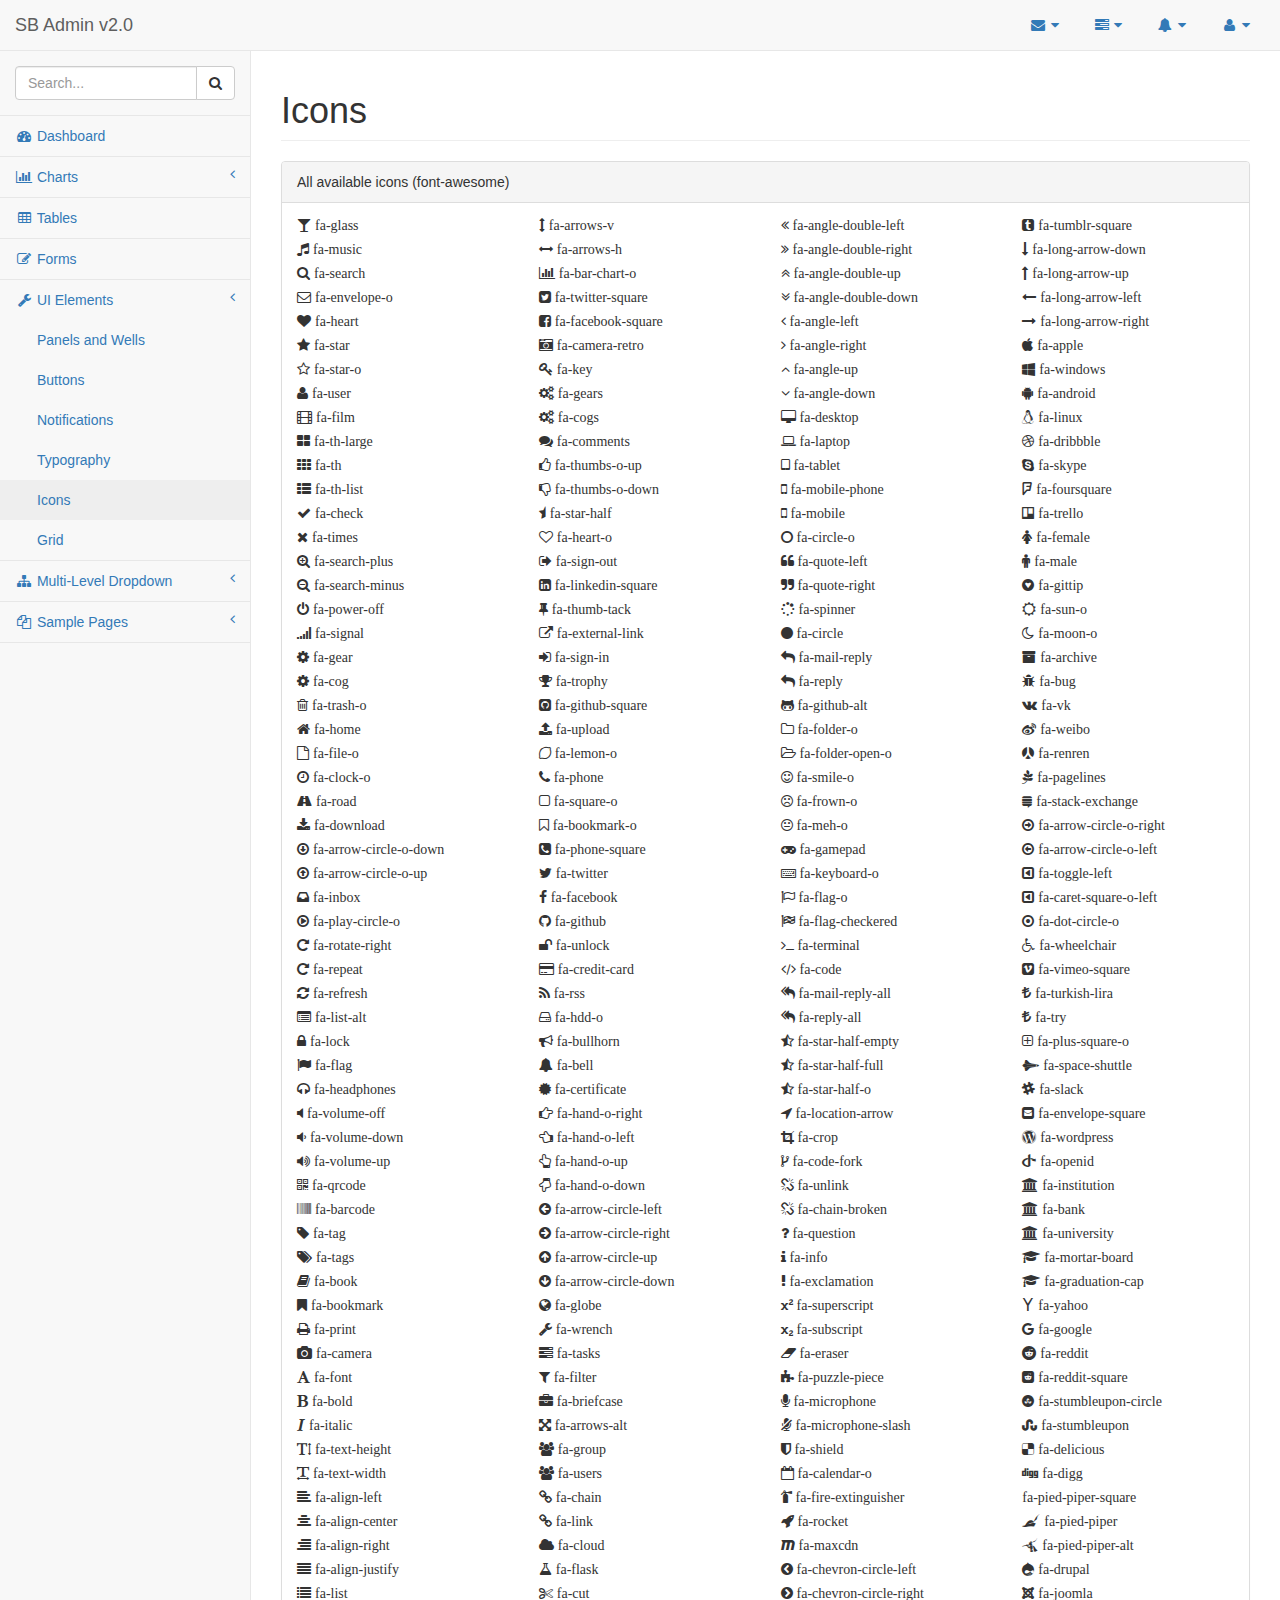
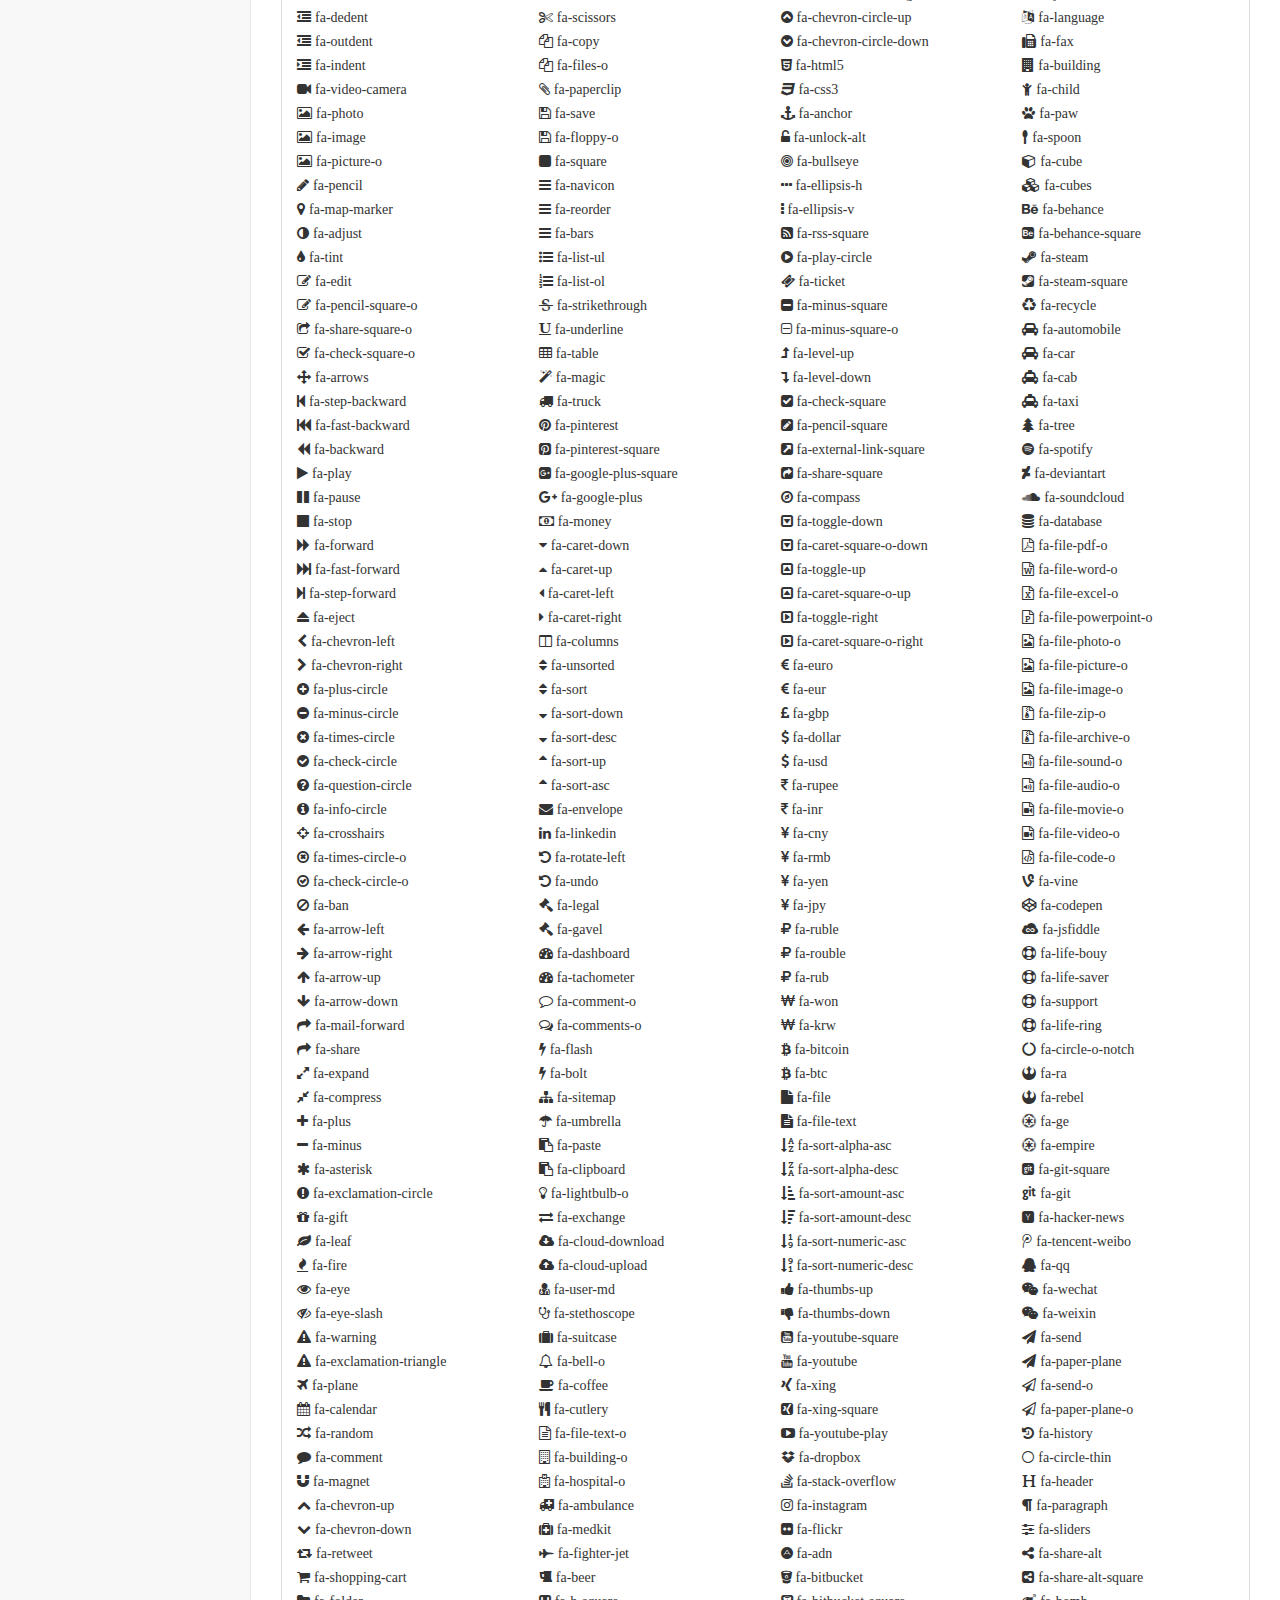
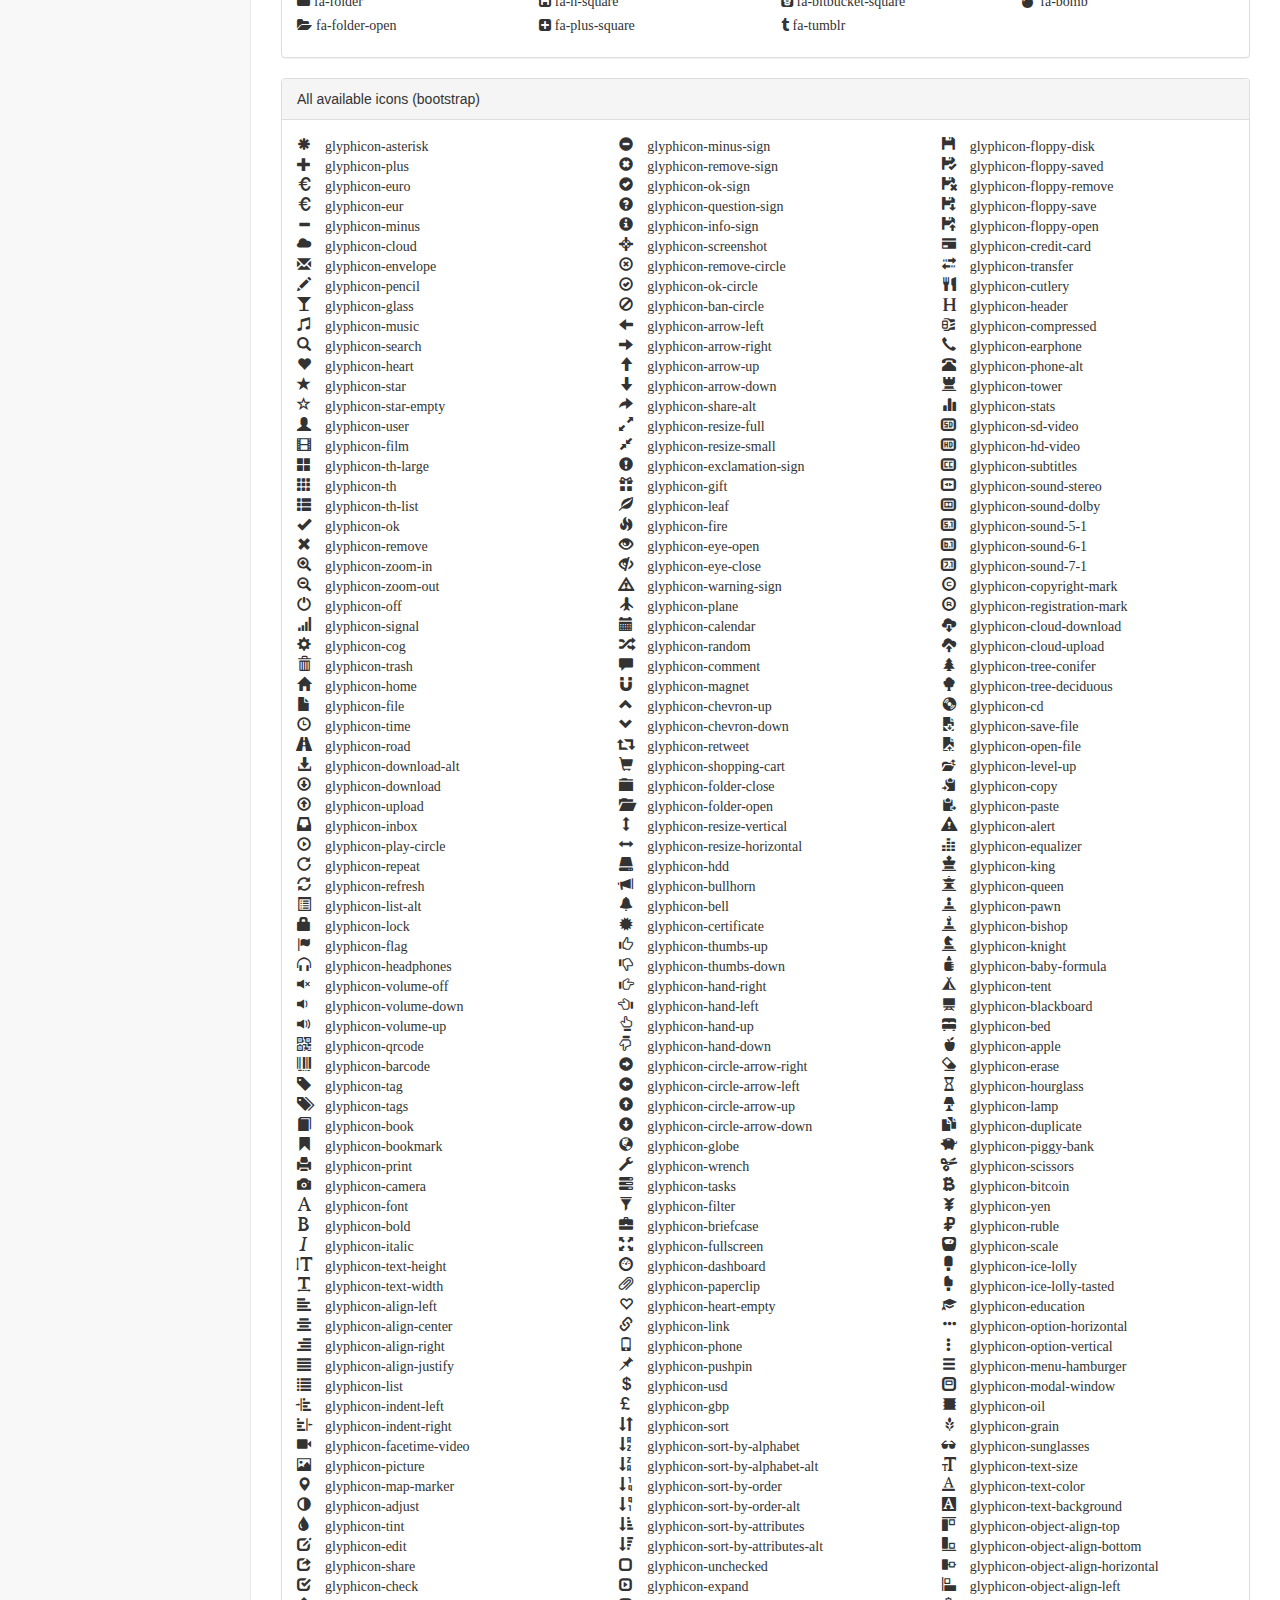
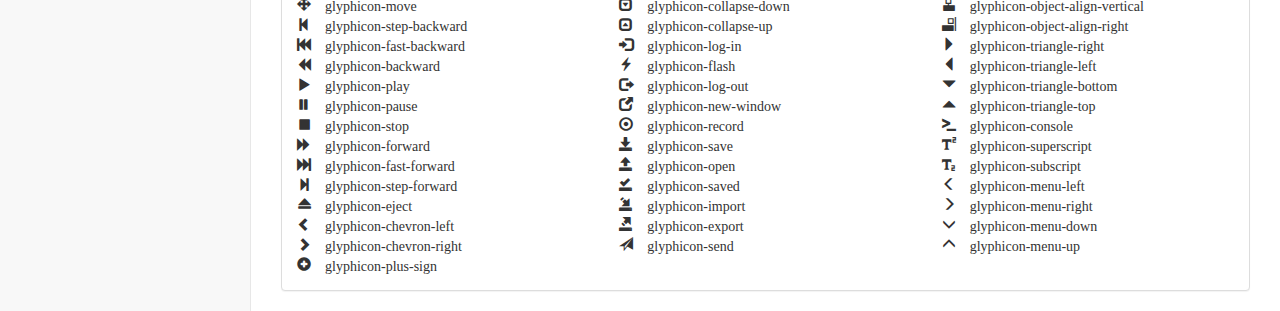
<file: static/pages/icons.html>
<!DOCTYPE html>
<html lang="en">

<head>

    <meta charset="utf-8">
    <meta http-equiv="X-UA-Compatible" content="IE=edge">
    <meta name="viewport" content="width=device-width, initial-scale=1">
    <meta name="description" content="">
    <meta name="author" content="">

    <title>SB Admin 2 - Bootstrap Admin Theme</title>

    <!-- Bootstrap Core CSS -->
    <link href="../vendor/bootstrap/css/bootstrap.min.css" rel="stylesheet">

    <!-- MetisMenu CSS -->
    <link href="../vendor/metisMenu/metisMenu.min.css" rel="stylesheet">

    <!-- Custom CSS -->
    <link href="../dist/css/sb-admin-2.css" rel="stylesheet">

    <!-- Custom Fonts -->
    <link href="../vendor/font-awesome/css/font-awesome.min.css" rel="stylesheet" type="text/css">

    <!-- HTML5 Shim and Respond.js IE8 support of HTML5 elements and media queries -->
    <!-- WARNING: Respond.js doesn't work if you view the page via file:// -->
    <!--[if lt IE 9]>
        <script src="https://oss.maxcdn.com/libs/html5shiv/3.7.0/html5shiv.js"></script>
        <script src="https://oss.maxcdn.com/libs/respond.js/1.4.2/respond.min.js"></script>
    <![endif]-->

</head>

<body>

    <div id="wrapper">

        <!-- Navigation -->
        <nav class="navbar navbar-default navbar-static-top" role="navigation" style="margin-bottom: 0">
            <div class="navbar-header">
                <button type="button" class="navbar-toggle" data-toggle="collapse" data-target=".navbar-collapse">
                    <span class="sr-only">Toggle navigation</span>
                    <span class="icon-bar"></span>
                    <span class="icon-bar"></span>
                    <span class="icon-bar"></span>
                </button>
                <a class="navbar-brand" href="index.html">SB Admin v2.0</a>
            </div>
            <!-- /.navbar-header -->

            <ul class="nav navbar-top-links navbar-right">
                <li class="dropdown">
                    <a class="dropdown-toggle" data-toggle="dropdown" href="#">
                        <i class="fa fa-envelope fa-fw"></i> <i class="fa fa-caret-down"></i>
                    </a>
                    <ul class="dropdown-menu dropdown-messages">
                        <li>
                            <a href="#">
                                <div>
                                    <strong>John Smith</strong>
                                    <span class="pull-right text-muted">
                                            <em>Yesterday</em>
                                        </span>
                                </div>
                                <div>Lorem ipsum dolor sit amet, consectetur adipiscing elit. Pellentesque eleifend...</div>
                            </a>
                        </li>
                        <li class="divider"></li>
                        <li>
                            <a href="#">
                                <div>
                                    <strong>John Smith</strong>
                                    <span class="pull-right text-muted">
                                            <em>Yesterday</em>
                                        </span>
                                </div>
                                <div>Lorem ipsum dolor sit amet, consectetur adipiscing elit. Pellentesque eleifend...</div>
                            </a>
                        </li>
                        <li class="divider"></li>
                        <li>
                            <a href="#">
                                <div>
                                    <strong>John Smith</strong>
                                    <span class="pull-right text-muted">
                                            <em>Yesterday</em>
                                        </span>
                                </div>
                                <div>Lorem ipsum dolor sit amet, consectetur adipiscing elit. Pellentesque eleifend...</div>
                            </a>
                        </li>
                        <li class="divider"></li>
                        <li>
                            <a class="text-center" href="#">
                                <strong>Read All Messages</strong>
                                <i class="fa fa-angle-right"></i>
                            </a>
                        </li>
                    </ul>
                    <!-- /.dropdown-messages -->
                </li>
                <!-- /.dropdown -->
                <li class="dropdown">
                    <a class="dropdown-toggle" data-toggle="dropdown" href="#">
                        <i class="fa fa-tasks fa-fw"></i> <i class="fa fa-caret-down"></i>
                    </a>
                    <ul class="dropdown-menu dropdown-tasks">
                        <li>
                            <a href="#">
                                <div>
                                    <p>
                                        <strong>Task 1</strong>
                                        <span class="pull-right text-muted">40% Complete</span>
                                    </p>
                                    <div class="progress progress-striped active">
                                        <div class="progress-bar progress-bar-success" role="progressbar" aria-valuenow="40" aria-valuemin="0" aria-valuemax="100" style="width: 40%">
                                            <span class="sr-only">40% Complete (success)</span>
                                        </div>
                                    </div>
                                </div>
                            </a>
                        </li>
                        <li class="divider"></li>
                        <li>
                            <a href="#">
                                <div>
                                    <p>
                                        <strong>Task 2</strong>
                                        <span class="pull-right text-muted">20% Complete</span>
                                    </p>
                                    <div class="progress progress-striped active">
                                        <div class="progress-bar progress-bar-info" role="progressbar" aria-valuenow="20" aria-valuemin="0" aria-valuemax="100" style="width: 20%">
                                            <span class="sr-only">20% Complete</span>
                                        </div>
                                    </div>
                                </div>
                            </a>
                        </li>
                        <li class="divider"></li>
                        <li>
                            <a href="#">
                                <div>
                                    <p>
                                        <strong>Task 3</strong>
                                        <span class="pull-right text-muted">60% Complete</span>
                                    </p>
                                    <div class="progress progress-striped active">
                                        <div class="progress-bar progress-bar-warning" role="progressbar" aria-valuenow="60" aria-valuemin="0" aria-valuemax="100" style="width: 60%">
                                            <span class="sr-only">60% Complete (warning)</span>
                                        </div>
                                    </div>
                                </div>
                            </a>
                        </li>
                        <li class="divider"></li>
                        <li>
                            <a href="#">
                                <div>
                                    <p>
                                        <strong>Task 4</strong>
                                        <span class="pull-right text-muted">80% Complete</span>
                                    </p>
                                    <div class="progress progress-striped active">
                                        <div class="progress-bar progress-bar-danger" role="progressbar" aria-valuenow="80" aria-valuemin="0" aria-valuemax="100" style="width: 80%">
                                            <span class="sr-only">80% Complete (danger)</span>
                                        </div>
                                    </div>
                                </div>
                            </a>
                        </li>
                        <li class="divider"></li>
                        <li>
                            <a class="text-center" href="#">
                                <strong>See All Tasks</strong>
                                <i class="fa fa-angle-right"></i>
                            </a>
                        </li>
                    </ul>
                    <!-- /.dropdown-tasks -->
                </li>
                <!-- /.dropdown -->
                <li class="dropdown">
                    <a class="dropdown-toggle" data-toggle="dropdown" href="#">
                        <i class="fa fa-bell fa-fw"></i> <i class="fa fa-caret-down"></i>
                    </a>
                    <ul class="dropdown-menu dropdown-alerts">
                        <li>
                            <a href="#">
                                <div>
                                    <i class="fa fa-comment fa-fw"></i> New Comment
                                    <span class="pull-right text-muted small">4 minutes ago</span>
                                </div>
                            </a>
                        </li>
                        <li class="divider"></li>
                        <li>
                            <a href="#">
                                <div>
                                    <i class="fa fa-twitter fa-fw"></i> 3 New Followers
                                    <span class="pull-right text-muted small">12 minutes ago</span>
                                </div>
                            </a>
                        </li>
                        <li class="divider"></li>
                        <li>
                            <a href="#">
                                <div>
                                    <i class="fa fa-envelope fa-fw"></i> Message Sent
                                    <span class="pull-right text-muted small">4 minutes ago</span>
                                </div>
                            </a>
                        </li>
                        <li class="divider"></li>
                        <li>
                            <a href="#">
                                <div>
                                    <i class="fa fa-tasks fa-fw"></i> New Task
                                    <span class="pull-right text-muted small">4 minutes ago</span>
                                </div>
                            </a>
                        </li>
                        <li class="divider"></li>
                        <li>
                            <a href="#">
                                <div>
                                    <i class="fa fa-upload fa-fw"></i> Server Rebooted
                                    <span class="pull-right text-muted small">4 minutes ago</span>
                                </div>
                            </a>
                        </li>
                        <li class="divider"></li>
                        <li>
                            <a class="text-center" href="#">
                                <strong>See All Alerts</strong>
                                <i class="fa fa-angle-right"></i>
                            </a>
                        </li>
                    </ul>
                    <!-- /.dropdown-alerts -->
                </li>
                <!-- /.dropdown -->
                <li class="dropdown">
                    <a class="dropdown-toggle" data-toggle="dropdown" href="#">
                        <i class="fa fa-user fa-fw"></i> <i class="fa fa-caret-down"></i>
                    </a>
                    <ul class="dropdown-menu dropdown-user">
                        <li><a href="#"><i class="fa fa-user fa-fw"></i> User Profile</a>
                        </li>
                        <li><a href="#"><i class="fa fa-gear fa-fw"></i> Settings</a>
                        </li>
                        <li class="divider"></li>
                        <li><a href="login.html"><i class="fa fa-sign-out fa-fw"></i> Logout</a>
                        </li>
                    </ul>
                    <!-- /.dropdown-user -->
                </li>
                <!-- /.dropdown -->
            </ul>
            <!-- /.navbar-top-links -->

            <div class="navbar-default sidebar" role="navigation">
                <div class="sidebar-nav navbar-collapse">
                    <ul class="nav" id="side-menu">
                        <li class="sidebar-search">
                            <div class="input-group custom-search-form">
                                <input type="text" class="form-control" placeholder="Search...">
                                <span class="input-group-btn">
                                    <button class="btn btn-default" type="button">
                                        <i class="fa fa-search"></i>
                                    </button>
                                </span>
                            </div>
                            <!-- /input-group -->
                        </li>
                        <li>
                            <a href="index.html"><i class="fa fa-dashboard fa-fw"></i> Dashboard</a>
                        </li>
                        <li>
                            <a href="#"><i class="fa fa-bar-chart-o fa-fw"></i> Charts<span class="fa arrow"></span></a>
                            <ul class="nav nav-second-level">
                                <li>
                                    <a href="flot.html">Flot Charts</a>
                                </li>
                                <li>
                                    <a href="morris.html">Morris.js Charts</a>
                                </li>
                            </ul>
                            <!-- /.nav-second-level -->
                        </li>
                        <li>
                            <a href="tables.html"><i class="fa fa-table fa-fw"></i> Tables</a>
                        </li>
                        <li>
                            <a href="forms.html"><i class="fa fa-edit fa-fw"></i> Forms</a>
                        </li>
                        <li>
                            <a href="#"><i class="fa fa-wrench fa-fw"></i> UI Elements<span class="fa arrow"></span></a>
                            <ul class="nav nav-second-level">
                                <li>
                                    <a href="panels-wells.html">Panels and Wells</a>
                                </li>
                                <li>
                                    <a href="buttons.html">Buttons</a>
                                </li>
                                <li>
                                    <a href="notifications.html">Notifications</a>
                                </li>
                                <li>
                                    <a href="typography.html">Typography</a>
                                </li>
                                <li>
                                    <a href="icons.html"> Icons</a>
                                </li>
                                <li>
                                    <a href="grid.html">Grid</a>
                                </li>
                            </ul>
                            <!-- /.nav-second-level -->
                        </li>
                        <li>
                            <a href="#"><i class="fa fa-sitemap fa-fw"></i> Multi-Level Dropdown<span class="fa arrow"></span></a>
                            <ul class="nav nav-second-level">
                                <li>
                                    <a href="#">Second Level Item</a>
                                </li>
                                <li>
                                    <a href="#">Second Level Item</a>
                                </li>
                                <li>
                                    <a href="#">Third Level <span class="fa arrow"></span></a>
                                    <ul class="nav nav-third-level">
                                        <li>
                                            <a href="#">Third Level Item</a>
                                        </li>
                                        <li>
                                            <a href="#">Third Level Item</a>
                                        </li>
                                        <li>
                                            <a href="#">Third Level Item</a>
                                        </li>
                                        <li>
                                            <a href="#">Third Level Item</a>
                                        </li>
                                    </ul>
                                    <!-- /.nav-third-level -->
                                </li>
                            </ul>
                            <!-- /.nav-second-level -->
                        </li>
                        <li>
                            <a href="#"><i class="fa fa-files-o fa-fw"></i> Sample Pages<span class="fa arrow"></span></a>
                            <ul class="nav nav-second-level">
                                <li>
                                    <a href="blank.html">Blank Page</a>
                                </li>
                                <li>
                                    <a href="login.html">Login Page</a>
                                </li>
                            </ul>
                            <!-- /.nav-second-level -->
                        </li>
                    </ul>
                </div>
                <!-- /.sidebar-collapse -->
            </div>
            <!-- /.navbar-static-side -->
        </nav>

        <div id="page-wrapper">
            <div class="row">
                <div class="col-lg-12">
                    <h1 class="page-header">Icons</h1>
                </div>
                <!-- /.col-lg-12 -->
            </div>
            <!-- /.row -->
            <div class="row">
                <div class="col-lg-12">
                    <div class="panel panel-default">
                        <div class="panel-heading">
                            All available icons (font-awesome)
                        </div>
                        <div class="panel-body">
                            <div class="row">
                                <div class="fa col-lg-3">
                                    <p class="fa fa-glass"> fa-glass </p>
                                    <br/>
                                    <p class="fa fa-music"> fa-music </p>
                                    <br/>
                                    <p class="fa fa-search"> fa-search </p>
                                    <br/>
                                    <p class="fa fa-envelope-o"> fa-envelope-o </p>
                                    <br/>
                                    <p class="fa fa-heart"> fa-heart </p>
                                    <br/>
                                    <p class="fa fa-star"> fa-star </p>
                                    <br/>
                                    <p class="fa fa-star-o"> fa-star-o </p>
                                    <br/>
                                    <p class="fa fa-user"> fa-user </p>
                                    <br/>
                                    <p class="fa fa-film"> fa-film </p>
                                    <br/>
                                    <p class="fa fa-th-large"> fa-th-large </p>
                                    <br/>
                                    <p class="fa fa-th"> fa-th </p>
                                    <br/>
                                    <p class="fa fa-th-list"> fa-th-list </p>
                                    <br/>
                                    <p class="fa fa-check"> fa-check </p>
                                    <br/>
                                    <p class="fa fa-times"> fa-times </p>
                                    <br/>
                                    <p class="fa fa-search-plus"> fa-search-plus </p>
                                    <br/>
                                    <p class="fa fa-search-minus"> fa-search-minus </p>
                                    <br/>
                                    <p class="fa fa-power-off"> fa-power-off </p>
                                    <br/>
                                    <p class="fa fa-signal"> fa-signal </p>
                                    <br/>
                                    <p class="fa fa-gear"> fa-gear </p>
                                    <br/>
                                    <p class="fa fa-cog"> fa-cog </p>
                                    <br/>
                                    <p class="fa fa-trash-o"> fa-trash-o </p>
                                    <br/>
                                    <p class="fa fa-home"> fa-home </p>
                                    <br/>
                                    <p class="fa fa-file-o"> fa-file-o </p>
                                    <br/>
                                    <p class="fa fa-clock-o"> fa-clock-o </p>
                                    <br/>
                                    <p class="fa fa-road"> fa-road </p>
                                    <br/>
                                    <p class="fa fa-download"> fa-download </p>
                                    <br/>
                                    <p class="fa fa-arrow-circle-o-down"> fa-arrow-circle-o-down </p>
                                    <br/>
                                    <p class="fa fa-arrow-circle-o-up"> fa-arrow-circle-o-up </p>
                                    <br/>
                                    <p class="fa fa-inbox"> fa-inbox </p>
                                    <br/>
                                    <p class="fa fa-play-circle-o"> fa-play-circle-o </p>
                                    <br/>
                                    <p class="fa fa-rotate-right"> fa-rotate-right </p>
                                    <br/>
                                    <p class="fa fa-repeat"> fa-repeat </p>
                                    <br/>
                                    <p class="fa fa-refresh"> fa-refresh </p>
                                    <br/>
                                    <p class="fa fa-list-alt"> fa-list-alt </p>
                                    <br/>
                                    <p class="fa fa-lock"> fa-lock </p>
                                    <br/>
                                    <p class="fa fa-flag"> fa-flag </p>
                                    <br/>
                                    <p class="fa fa-headphones"> fa-headphones </p>
                                    <br/>
                                    <p class="fa fa-volume-off"> fa-volume-off </p>
                                    <br/>
                                    <p class="fa fa-volume-down"> fa-volume-down </p>
                                    <br/>
                                    <p class="fa fa-volume-up"> fa-volume-up </p>
                                    <br/>
                                    <p class="fa fa-qrcode"> fa-qrcode </p>
                                    <br/>
                                    <p class="fa fa-barcode"> fa-barcode </p>
                                    <br/>
                                    <p class="fa fa-tag"> fa-tag </p>
                                    <br/>
                                    <p class="fa fa-tags"> fa-tags </p>
                                    <br/>
                                    <p class="fa fa-book"> fa-book </p>
                                    <br/>
                                    <p class="fa fa-bookmark"> fa-bookmark </p>
                                    <br/>
                                    <p class="fa fa-print"> fa-print </p>
                                    <br/>
                                    <p class="fa fa-camera"> fa-camera </p>
                                    <br/>
                                    <p class="fa fa-font"> fa-font </p>
                                    <br/>
                                    <p class="fa fa-bold"> fa-bold </p>
                                    <br/>
                                    <p class="fa fa-italic"> fa-italic </p>
                                    <br/>
                                    <p class="fa fa-text-height"> fa-text-height </p>
                                    <br/>
                                    <p class="fa fa-text-width"> fa-text-width </p>
                                    <br/>
                                    <p class="fa fa-align-left"> fa-align-left </p>
                                    <br/>
                                    <p class="fa fa-align-center"> fa-align-center </p>
                                    <br/>
                                    <p class="fa fa-align-right"> fa-align-right </p>
                                    <br/>
                                    <p class="fa fa-align-justify"> fa-align-justify </p>
                                    <br/>
                                    <p class="fa fa-list"> fa-list </p>
                                    <br/>
                                    <p class="fa fa-dedent"> fa-dedent </p>
                                    <br/>
                                    <p class="fa fa-outdent"> fa-outdent </p>
                                    <br/>
                                    <p class="fa fa-indent"> fa-indent </p>
                                    <br/>
                                    <p class="fa fa-video-camera"> fa-video-camera </p>
                                    <br/>
                                    <p class="fa fa-photo"> fa-photo </p>
                                    <br/>
                                    <p class="fa fa-image"> fa-image </p>
                                    <br/>
                                    <p class="fa fa-picture-o"> fa-picture-o </p>
                                    <br/>
                                    <p class="fa fa-pencil"> fa-pencil </p>
                                    <br/>
                                    <p class="fa fa-map-marker"> fa-map-marker </p>
                                    <br/>
                                    <p class="fa fa-adjust"> fa-adjust </p>
                                    <br/>
                                    <p class="fa fa-tint"> fa-tint </p>
                                    <br/>
                                    <p class="fa fa-edit"> fa-edit </p>
                                    <br/>
                                    <p class="fa fa-pencil-square-o"> fa-pencil-square-o </p>
                                    <br/>
                                    <p class="fa fa-share-square-o"> fa-share-square-o </p>
                                    <br/>
                                    <p class="fa fa-check-square-o"> fa-check-square-o </p>
                                    <br/>
                                    <p class="fa fa-arrows"> fa-arrows </p>
                                    <br/>
                                    <p class="fa fa-step-backward"> fa-step-backward </p>
                                    <br/>
                                    <p class="fa fa-fast-backward"> fa-fast-backward </p>
                                    <br/>
                                    <p class="fa fa-backward"> fa-backward </p>
                                    <br/>
                                    <p class="fa fa-play"> fa-play </p>
                                    <br/>
                                    <p class="fa fa-pause"> fa-pause </p>
                                    <br/>
                                    <p class="fa fa-stop"> fa-stop </p>
                                    <br/>
                                    <p class="fa fa-forward"> fa-forward </p>
                                    <br/>
                                    <p class="fa fa-fast-forward"> fa-fast-forward </p>
                                    <br/>
                                    <p class="fa fa-step-forward"> fa-step-forward </p>
                                    <br/>
                                    <p class="fa fa-eject"> fa-eject </p>
                                    <br/>
                                    <p class="fa fa-chevron-left"> fa-chevron-left </p>
                                    <br/>
                                    <p class="fa fa-chevron-right"> fa-chevron-right </p>
                                    <br/>
                                    <p class="fa fa-plus-circle"> fa-plus-circle </p>
                                    <br/>
                                    <p class="fa fa-minus-circle"> fa-minus-circle </p>
                                    <br/>
                                    <p class="fa fa-times-circle"> fa-times-circle </p>
                                    <br/>
                                    <p class="fa fa-check-circle"> fa-check-circle </p>
                                    <br/>
                                    <p class="fa fa-question-circle"> fa-question-circle </p>
                                    <br/>
                                    <p class="fa fa-info-circle"> fa-info-circle </p>
                                    <br/>
                                    <p class="fa fa-crosshairs"> fa-crosshairs </p>
                                    <br/>
                                    <p class="fa fa-times-circle-o"> fa-times-circle-o </p>
                                    <br/>
                                    <p class="fa fa-check-circle-o"> fa-check-circle-o </p>
                                    <br/>
                                    <p class="fa fa-ban"> fa-ban </p>
                                    <br/>
                                    <p class="fa fa-arrow-left"> fa-arrow-left </p>
                                    <br/>
                                    <p class="fa fa-arrow-right"> fa-arrow-right </p>
                                    <br/>
                                    <p class="fa fa-arrow-up"> fa-arrow-up </p>
                                    <br/>
                                    <p class="fa fa-arrow-down"> fa-arrow-down </p>
                                    <br/>
                                    <p class="fa fa-mail-forward"> fa-mail-forward </p>
                                    <br/>
                                    <p class="fa fa-share"> fa-share </p>
                                    <br/>
                                    <p class="fa fa-expand"> fa-expand </p>
                                    <br/>
                                    <p class="fa fa-compress"> fa-compress </p>
                                    <br/>
                                    <p class="fa fa-plus"> fa-plus </p>
                                    <br/>
                                    <p class="fa fa-minus"> fa-minus </p>
                                    <br/>
                                    <p class="fa fa-asterisk"> fa-asterisk </p>
                                    <br/>
                                    <p class="fa fa-exclamation-circle"> fa-exclamation-circle </p>
                                    <br/>
                                    <p class="fa fa-gift"> fa-gift </p>
                                    <br/>
                                    <p class="fa fa-leaf"> fa-leaf </p>
                                    <br/>
                                    <p class="fa fa-fire"> fa-fire </p>
                                    <br/>
                                    <p class="fa fa-eye"> fa-eye </p>
                                    <br/>
                                    <p class="fa fa-eye-slash"> fa-eye-slash </p>
                                    <br/>
                                    <p class="fa fa-warning"> fa-warning </p>
                                    <br/>
                                    <p class="fa fa-exclamation-triangle"> fa-exclamation-triangle </p>
                                    <br/>
                                    <p class="fa fa-plane"> fa-plane </p>
                                    <br/>
                                    <p class="fa fa-calendar"> fa-calendar </p>
                                    <br/>
                                    <p class="fa fa-random"> fa-random </p>
                                    <br/>
                                    <p class="fa fa-comment"> fa-comment </p>
                                    <br/>
                                    <p class="fa fa-magnet"> fa-magnet </p>
                                    <br/>
                                    <p class="fa fa-chevron-up"> fa-chevron-up </p>
                                    <br/>
                                    <p class="fa fa-chevron-down"> fa-chevron-down </p>
                                    <br/>
                                    <p class="fa fa-retweet"> fa-retweet </p>
                                    <br/>
                                    <p class="fa fa-shopping-cart"> fa-shopping-cart </p>
                                    <br/>
                                    <p class="fa fa-folder"> fa-folder </p>
                                    <br/>
                                    <p class="fa fa-folder-open"> fa-folder-open </p>
                                    <br/>
                                </div>
                                <!-- /.col-lg-6 (nested) -->
                                <div class="fa col-lg-3">
                                    <p class="fa fa-arrows-v"> fa-arrows-v </p>
                                    <br/>
                                    <p class="fa fa-arrows-h"> fa-arrows-h </p>
                                    <br/>
                                    <p class="fa fa-bar-chart-o"> fa-bar-chart-o </p>
                                    <br/>
                                    <p class="fa fa-twitter-square"> fa-twitter-square </p>
                                    <br/>
                                    <p class="fa fa-facebook-square"> fa-facebook-square </p>
                                    <br/>
                                    <p class="fa fa-camera-retro"> fa-camera-retro </p>
                                    <br/>
                                    <p class="fa fa-key"> fa-key </p>
                                    <br/>
                                    <p class="fa fa-gears"> fa-gears </p>
                                    <br/>
                                    <p class="fa fa-cogs"> fa-cogs </p>
                                    <br/>
                                    <p class="fa fa-comments"> fa-comments </p>
                                    <br/>
                                    <p class="fa fa-thumbs-o-up"> fa-thumbs-o-up </p>
                                    <br/>
                                    <p class="fa fa-thumbs-o-down"> fa-thumbs-o-down </p>
                                    <br/>
                                    <p class="fa fa-star-half"> fa-star-half </p>
                                    <br/>
                                    <p class="fa fa-heart-o"> fa-heart-o </p>
                                    <br/>
                                    <p class="fa fa-sign-out"> fa-sign-out </p>
                                    <br/>
                                    <p class="fa fa-linkedin-square"> fa-linkedin-square </p>
                                    <br/>
                                    <p class="fa fa-thumb-tack"> fa-thumb-tack </p>
                                    <br/>
                                    <p class="fa fa-external-link"> fa-external-link </p>
                                    <br/>
                                    <p class="fa fa-sign-in"> fa-sign-in </p>
                                    <br/>
                                    <p class="fa fa-trophy"> fa-trophy </p>
                                    <br/>
                                    <p class="fa fa-github-square"> fa-github-square </p>
                                    <br/>
                                    <p class="fa fa-upload"> fa-upload </p>
                                    <br/>
                                    <p class="fa fa-lemon-o"> fa-lemon-o </p>
                                    <br/>
                                    <p class="fa fa-phone"> fa-phone </p>
                                    <br/>
                                    <p class="fa fa-square-o"> fa-square-o </p>
                                    <br/>
                                    <p class="fa fa-bookmark-o"> fa-bookmark-o </p>
                                    <br/>
                                    <p class="fa fa-phone-square"> fa-phone-square </p>
                                    <br/>
                                    <p class="fa fa-twitter"> fa-twitter </p>
                                    <br/>
                                    <p class="fa fa-facebook"> fa-facebook </p>
                                    <br/>
                                    <p class="fa fa-github"> fa-github </p>
                                    <br/>
                                    <p class="fa fa-unlock"> fa-unlock </p>
                                    <br/>
                                    <p class="fa fa-credit-card"> fa-credit-card </p>
                                    <br/>
                                    <p class="fa fa-rss"> fa-rss </p>
                                    <br/>
                                    <p class="fa fa-hdd-o"> fa-hdd-o </p>
                                    <br/>
                                    <p class="fa fa-bullhorn"> fa-bullhorn </p>
                                    <br/>
                                    <p class="fa fa-bell"> fa-bell </p>
                                    <br/>
                                    <p class="fa fa-certificate"> fa-certificate </p>
                                    <br/>
                                    <p class="fa fa-hand-o-right"> fa-hand-o-right </p>
                                    <br/>
                                    <p class="fa fa-hand-o-left"> fa-hand-o-left </p>
                                    <br/>
                                    <p class="fa fa-hand-o-up"> fa-hand-o-up </p>
                                    <br/>
                                    <p class="fa fa-hand-o-down"> fa-hand-o-down </p>
                                    <br/>
                                    <p class="fa fa-arrow-circle-left"> fa-arrow-circle-left </p>
                                    <br/>
                                    <p class="fa fa-arrow-circle-right"> fa-arrow-circle-right </p>
                                    <br/>
                                    <p class="fa fa-arrow-circle-up"> fa-arrow-circle-up </p>
                                    <br/>
                                    <p class="fa fa-arrow-circle-down"> fa-arrow-circle-down </p>
                                    <br/>
                                    <p class="fa fa-globe"> fa-globe </p>
                                    <br/>
                                    <p class="fa fa-wrench"> fa-wrench </p>
                                    <br/>
                                    <p class="fa fa-tasks"> fa-tasks </p>
                                    <br/>
                                    <p class="fa fa-filter"> fa-filter </p>
                                    <br/>
                                    <p class="fa fa-briefcase"> fa-briefcase </p>
                                    <br/>
                                    <p class="fa fa-arrows-alt"> fa-arrows-alt </p>
                                    <br/>
                                    <p class="fa fa-group"> fa-group </p>
                                    <br/>
                                    <p class="fa fa-users"> fa-users </p>
                                    <br/>
                                    <p class="fa fa-chain"> fa-chain </p>
                                    <br/>
                                    <p class="fa fa-link"> fa-link </p>
                                    <br/>
                                    <p class="fa fa-cloud"> fa-cloud </p>
                                    <br/>
                                    <p class="fa fa-flask"> fa-flask </p>
                                    <br/>
                                    <p class="fa fa-cut"> fa-cut </p>
                                    <br/>
                                    <p class="fa fa-scissors"> fa-scissors </p>
                                    <br/>
                                    <p class="fa fa-copy"> fa-copy </p>
                                    <br/>
                                    <p class="fa fa-files-o"> fa-files-o </p>
                                    <br/>
                                    <p class="fa fa-paperclip"> fa-paperclip </p>
                                    <br/>
                                    <p class="fa fa-save"> fa-save </p>
                                    <br/>
                                    <p class="fa fa-floppy-o"> fa-floppy-o </p>
                                    <br/>
                                    <p class="fa fa-square"> fa-square </p>
                                    <br/>
                                    <p class="fa fa-navicon"> fa-navicon </p>
                                    <br/>
                                    <p class="fa fa-reorder"> fa-reorder </p>
                                    <br/>
                                    <p class="fa fa-bars"> fa-bars </p>
                                    <br/>
                                    <p class="fa fa-list-ul"> fa-list-ul </p>
                                    <br/>
                                    <p class="fa fa-list-ol"> fa-list-ol </p>
                                    <br/>
                                    <p class="fa fa-strikethrough"> fa-strikethrough </p>
                                    <br/>
                                    <p class="fa fa-underline"> fa-underline </p>
                                    <br/>
                                    <p class="fa fa-table"> fa-table </p>
                                    <br/>
                                    <p class="fa fa-magic"> fa-magic </p>
                                    <br/>
                                    <p class="fa fa-truck"> fa-truck </p>
                                    <br/>
                                    <p class="fa fa-pinterest"> fa-pinterest </p>
                                    <br/>
                                    <p class="fa fa-pinterest-square"> fa-pinterest-square </p>
                                    <br/>
                                    <p class="fa fa-google-plus-square"> fa-google-plus-square </p>
                                    <br/>
                                    <p class="fa fa-google-plus"> fa-google-plus </p>
                                    <br/>
                                    <p class="fa fa-money"> fa-money </p>
                                    <br/>
                                    <p class="fa fa-caret-down"> fa-caret-down </p>
                                    <br/>
                                    <p class="fa fa-caret-up"> fa-caret-up </p>
                                    <br/>
                                    <p class="fa fa-caret-left"> fa-caret-left </p>
                                    <br/>
                                    <p class="fa fa-caret-right"> fa-caret-right </p>
                                    <br/>
                                    <p class="fa fa-columns"> fa-columns </p>
                                    <br/>
                                    <p class="fa fa-unsorted"> fa-unsorted </p>
                                    <br/>
                                    <p class="fa fa-sort"> fa-sort </p>
                                    <br/>
                                    <p class="fa fa-sort-down"> fa-sort-down </p>
                                    <br/>
                                    <p class="fa fa-sort-desc"> fa-sort-desc </p>
                                    <br/>
                                    <p class="fa fa-sort-up"> fa-sort-up </p>
                                    <br/>
                                    <p class="fa fa-sort-asc"> fa-sort-asc </p>
                                    <br/>
                                    <p class="fa fa-envelope"> fa-envelope </p>
                                    <br/>
                                    <p class="fa fa-linkedin"> fa-linkedin </p>
                                    <br/>
                                    <p class="fa fa-rotate-left"> fa-rotate-left </p>
                                    <br/>
                                    <p class="fa fa-undo"> fa-undo </p>
                                    <br/>
                                    <p class="fa fa-legal"> fa-legal </p>
                                    <br/>
                                    <p class="fa fa-gavel"> fa-gavel </p>
                                    <br/>
                                    <p class="fa fa-dashboard"> fa-dashboard </p>
                                    <br/>
                                    <p class="fa fa-tachometer"> fa-tachometer </p>
                                    <br/>
                                    <p class="fa fa-comment-o"> fa-comment-o </p>
                                    <br/>
                                    <p class="fa fa-comments-o"> fa-comments-o </p>
                                    <br/>
                                    <p class="fa fa-flash"> fa-flash </p>
                                    <br/>
                                    <p class="fa fa-bolt"> fa-bolt </p>
                                    <br/>
                                    <p class="fa fa-sitemap"> fa-sitemap </p>
                                    <br/>
                                    <p class="fa fa-umbrella"> fa-umbrella </p>
                                    <br/>
                                    <p class="fa fa-paste"> fa-paste </p>
                                    <br/>
                                    <p class="fa fa-clipboard"> fa-clipboard </p>
                                    <br/>
                                    <p class="fa fa-lightbulb-o"> fa-lightbulb-o </p>
                                    <br/>
                                    <p class="fa fa-exchange"> fa-exchange </p>
                                    <br/>
                                    <p class="fa fa-cloud-download"> fa-cloud-download </p>
                                    <br/>
                                    <p class="fa fa-cloud-upload"> fa-cloud-upload </p>
                                    <br/>
                                    <p class="fa fa-user-md"> fa-user-md </p>
                                    <br/>
                                    <p class="fa fa-stethoscope"> fa-stethoscope </p>
                                    <br/>
                                    <p class="fa fa-suitcase"> fa-suitcase </p>
                                    <br/>
                                    <p class="fa fa-bell-o"> fa-bell-o </p>
                                    <br/>
                                    <p class="fa fa-coffee"> fa-coffee </p>
                                    <br/>
                                    <p class="fa fa-cutlery"> fa-cutlery </p>
                                    <br/>
                                    <p class="fa fa-file-text-o"> fa-file-text-o </p>
                                    <br/>
                                    <p class="fa fa-building-o"> fa-building-o </p>
                                    <br/>
                                    <p class="fa fa-hospital-o"> fa-hospital-o </p>
                                    <br/>
                                    <p class="fa fa-ambulance"> fa-ambulance </p>
                                    <br/>
                                    <p class="fa fa-medkit"> fa-medkit </p>
                                    <br/>
                                    <p class="fa fa-fighter-jet"> fa-fighter-jet </p>
                                    <br/>
                                    <p class="fa fa-beer"> fa-beer </p>
                                    <br/>
                                    <p class="fa fa-h-square"> fa-h-square </p>
                                    <br/>
                                    <p class="fa fa-plus-square"> fa-plus-square </p>
                                    <br/>
                                </div>
                                <div class="fa col-lg-3">
                                    <p class="fa fa-angle-double-left"> fa-angle-double-left </p>
                                    <br/>
                                    <p class="fa fa-angle-double-right"> fa-angle-double-right </p>
                                    <br/>
                                    <p class="fa fa-angle-double-up"> fa-angle-double-up </p>
                                    <br/>
                                    <p class="fa fa-angle-double-down"> fa-angle-double-down </p>
                                    <br/>
                                    <p class="fa fa-angle-left"> fa-angle-left </p>
                                    <br/>
                                    <p class="fa fa-angle-right"> fa-angle-right </p>
                                    <br/>
                                    <p class="fa fa-angle-up"> fa-angle-up </p>
                                    <br/>
                                    <p class="fa fa-angle-down"> fa-angle-down </p>
                                    <br/>
                                    <p class="fa fa-desktop"> fa-desktop </p>
                                    <br/>
                                    <p class="fa fa-laptop"> fa-laptop </p>
                                    <br/>
                                    <p class="fa fa-tablet"> fa-tablet </p>
                                    <br/>
                                    <p class="fa fa-mobile-phone"> fa-mobile-phone </p>
                                    <br/>
                                    <p class="fa fa-mobile"> fa-mobile </p>
                                    <br/>
                                    <p class="fa fa-circle-o"> fa-circle-o </p>
                                    <br/>
                                    <p class="fa fa-quote-left"> fa-quote-left </p>
                                    <br/>
                                    <p class="fa fa-quote-right"> fa-quote-right </p>
                                    <br/>
                                    <p class="fa fa-spinner"> fa-spinner </p>
                                    <br/>
                                    <p class="fa fa-circle"> fa-circle </p>
                                    <br/>
                                    <p class="fa fa-mail-reply"> fa-mail-reply </p>
                                    <br/>
                                    <p class="fa fa-reply"> fa-reply </p>
                                    <br/>
                                    <p class="fa fa-github-alt"> fa-github-alt </p>
                                    <br/>
                                    <p class="fa fa-folder-o"> fa-folder-o </p>
                                    <br/>
                                    <p class="fa fa-folder-open-o"> fa-folder-open-o </p>
                                    <br/>
                                    <p class="fa fa-smile-o"> fa-smile-o </p>
                                    <br/>
                                    <p class="fa fa-frown-o"> fa-frown-o </p>
                                    <br/>
                                    <p class="fa fa-meh-o"> fa-meh-o </p>
                                    <br/>
                                    <p class="fa fa-gamepad"> fa-gamepad </p>
                                    <br/>
                                    <p class="fa fa-keyboard-o"> fa-keyboard-o </p>
                                    <br/>
                                    <p class="fa fa-flag-o"> fa-flag-o </p>
                                    <br/>
                                    <p class="fa fa-flag-checkered"> fa-flag-checkered </p>
                                    <br/>
                                    <p class="fa fa-terminal"> fa-terminal </p>
                                    <br/>
                                    <p class="fa fa-code"> fa-code </p>
                                    <br/>
                                    <p class="fa fa-mail-reply-all"> fa-mail-reply-all </p>
                                    <br/>
                                    <p class="fa fa-reply-all"> fa-reply-all </p>
                                    <br/>
                                    <p class="fa fa-star-half-empty"> fa-star-half-empty </p>
                                    <br/>
                                    <p class="fa fa-star-half-full"> fa-star-half-full </p>
                                    <br/>
                                    <p class="fa fa-star-half-o"> fa-star-half-o </p>
                                    <br/>
                                    <p class="fa fa-location-arrow"> fa-location-arrow </p>
                                    <br/>
                                    <p class="fa fa-crop"> fa-crop </p>
                                    <br/>
                                    <p class="fa fa-code-fork"> fa-code-fork </p>
                                    <br/>
                                    <p class="fa fa-unlink"> fa-unlink </p>
                                    <br/>
                                    <p class="fa fa-chain-broken"> fa-chain-broken </p>
                                    <br/>
                                    <p class="fa fa-question"> fa-question </p>
                                    <br/>
                                    <p class="fa fa-info"> fa-info </p>
                                    <br/>
                                    <p class="fa fa-exclamation"> fa-exclamation </p>
                                    <br/>
                                    <p class="fa fa-superscript"> fa-superscript </p>
                                    <br/>
                                    <p class="fa fa-subscript"> fa-subscript </p>
                                    <br/>
                                    <p class="fa fa-eraser"> fa-eraser </p>
                                    <br/>
                                    <p class="fa fa-puzzle-piece"> fa-puzzle-piece </p>
                                    <br/>
                                    <p class="fa fa-microphone"> fa-microphone </p>
                                    <br/>
                                    <p class="fa fa-microphone-slash"> fa-microphone-slash </p>
                                    <br/>
                                    <p class="fa fa-shield"> fa-shield </p>
                                    <br/>
                                    <p class="fa fa-calendar-o"> fa-calendar-o </p>
                                    <br/>
                                    <p class="fa fa-fire-extinguisher"> fa-fire-extinguisher </p>
                                    <br/>
                                    <p class="fa fa-rocket"> fa-rocket </p>
                                    <br/>
                                    <p class="fa fa-maxcdn"> fa-maxcdn </p>
                                    <br/>
                                    <p class="fa fa-chevron-circle-left"> fa-chevron-circle-left </p>
                                    <br/>
                                    <p class="fa fa-chevron-circle-right"> fa-chevron-circle-right </p>
                                    <br/>
                                    <p class="fa fa-chevron-circle-up"> fa-chevron-circle-up </p>
                                    <br/>
                                    <p class="fa fa-chevron-circle-down"> fa-chevron-circle-down </p>
                                    <br/>
                                    <p class="fa fa-html5"> fa-html5 </p>
                                    <br/>
                                    <p class="fa fa-css3"> fa-css3 </p>
                                    <br/>
                                    <p class="fa fa-anchor"> fa-anchor </p>
                                    <br/>
                                    <p class="fa fa-unlock-alt"> fa-unlock-alt </p>
                                    <br/>
                                    <p class="fa fa-bullseye"> fa-bullseye </p>
                                    <br/>
                                    <p class="fa fa-ellipsis-h"> fa-ellipsis-h </p>
                                    <br/>
                                    <p class="fa fa-ellipsis-v"> fa-ellipsis-v </p>
                                    <br/>
                                    <p class="fa fa-rss-square"> fa-rss-square </p>
                                    <br/>
                                    <p class="fa fa-play-circle"> fa-play-circle </p>
                                    <br/>
                                    <p class="fa fa-ticket"> fa-ticket </p>
                                    <br/>
                                    <p class="fa fa-minus-square"> fa-minus-square </p>
                                    <br/>
                                    <p class="fa fa-minus-square-o"> fa-minus-square-o </p>
                                    <br/>
                                    <p class="fa fa-level-up"> fa-level-up </p>
                                    <br/>
                                    <p class="fa fa-level-down"> fa-level-down </p>
                                    <br/>
                                    <p class="fa fa-check-square"> fa-check-square </p>
                                    <br/>
                                    <p class="fa fa-pencil-square"> fa-pencil-square </p>
                                    <br/>
                                    <p class="fa fa-external-link-square"> fa-external-link-square </p>
                                    <br/>
                                    <p class="fa fa-share-square"> fa-share-square </p>
                                    <br/>
                                    <p class="fa fa-compass"> fa-compass </p>
                                    <br/>
                                    <p class="fa fa-toggle-down"> fa-toggle-down </p>
                                    <br/>
                                    <p class="fa fa-caret-square-o-down"> fa-caret-square-o-down </p>
                                    <br/>
                                    <p class="fa fa-toggle-up"> fa-toggle-up </p>
                                    <br/>
                                    <p class="fa fa-caret-square-o-up"> fa-caret-square-o-up </p>
                                    <br/>
                                    <p class="fa fa-toggle-right"> fa-toggle-right </p>
                                    <br/>
                                    <p class="fa fa-caret-square-o-right"> fa-caret-square-o-right </p>
                                    <br/>
                                    <p class="fa fa-euro"> fa-euro </p>
                                    <br/>
                                    <p class="fa fa-eur"> fa-eur </p>
                                    <br/>
                                    <p class="fa fa-gbp"> fa-gbp </p>
                                    <br/>
                                    <p class="fa fa-dollar"> fa-dollar </p>
                                    <br/>
                                    <p class="fa fa-usd"> fa-usd </p>
                                    <br/>
                                    <p class="fa fa-rupee"> fa-rupee </p>
                                    <br/>
                                    <p class="fa fa-inr"> fa-inr </p>
                                    <br/>
                                    <p class="fa fa-cny"> fa-cny </p>
                                    <br/>
                                    <p class="fa fa-rmb"> fa-rmb </p>
                                    <br/>
                                    <p class="fa fa-yen"> fa-yen </p>
                                    <br/>
                                    <p class="fa fa-jpy"> fa-jpy </p>
                                    <br/>
                                    <p class="fa fa-ruble"> fa-ruble </p>
                                    <br/>
                                    <p class="fa fa-rouble"> fa-rouble </p>
                                    <br/>
                                    <p class="fa fa-rub"> fa-rub </p>
                                    <br/>
                                    <p class="fa fa-won"> fa-won </p>
                                    <br/>
                                    <p class="fa fa-krw"> fa-krw </p>
                                    <br/>
                                    <p class="fa fa-bitcoin"> fa-bitcoin </p>
                                    <br/>
                                    <p class="fa fa-btc"> fa-btc </p>
                                    <br/>
                                    <p class="fa fa-file"> fa-file </p>
                                    <br/>
                                    <p class="fa fa-file-text"> fa-file-text </p>
                                    <br/>
                                    <p class="fa fa-sort-alpha-asc"> fa-sort-alpha-asc </p>
                                    <br/>
                                    <p class="fa fa-sort-alpha-desc"> fa-sort-alpha-desc </p>
                                    <br/>
                                    <p class="fa fa-sort-amount-asc"> fa-sort-amount-asc </p>
                                    <br/>
                                    <p class="fa fa-sort-amount-desc"> fa-sort-amount-desc </p>
                                    <br/>
                                    <p class="fa fa-sort-numeric-asc"> fa-sort-numeric-asc </p>
                                    <br/>
                                    <p class="fa fa-sort-numeric-desc"> fa-sort-numeric-desc </p>
                                    <br/>
                                    <p class="fa fa-thumbs-up"> fa-thumbs-up </p>
                                    <br/>
                                    <p class="fa fa-thumbs-down"> fa-thumbs-down </p>
                                    <br/>
                                    <p class="fa fa-youtube-square"> fa-youtube-square </p>
                                    <br/>
                                    <p class="fa fa-youtube"> fa-youtube </p>
                                    <br/>
                                    <p class="fa fa-xing"> fa-xing </p>
                                    <br/>
                                    <p class="fa fa-xing-square"> fa-xing-square </p>
                                    <br/>
                                    <p class="fa fa-youtube-play"> fa-youtube-play </p>
                                    <br/>
                                    <p class="fa fa-dropbox"> fa-dropbox </p>
                                    <br/>
                                    <p class="fa fa-stack-overflow"> fa-stack-overflow </p>
                                    <br/>
                                    <p class="fa fa-instagram"> fa-instagram </p>
                                    <br/>
                                    <p class="fa fa-flickr"> fa-flickr </p>
                                    <br/>
                                    <p class="fa fa-adn"> fa-adn </p>
                                    <br/>
                                    <p class="fa fa-bitbucket"> fa-bitbucket </p>
                                    <br/>
                                    <p class="fa fa-bitbucket-square"> fa-bitbucket-square </p>
                                    <br/>
                                    <p class="fa fa-tumblr"> fa-tumblr </p>
                                    <br/>
                                </div>
                                <div class="fa col-lg-3">
                                    <p class="fa fa-tumblr-square"> fa-tumblr-square </p>
                                    <br/>
                                    <p class="fa fa-long-arrow-down"> fa-long-arrow-down </p>
                                    <br/>
                                    <p class="fa fa-long-arrow-up"> fa-long-arrow-up </p>
                                    <br/>
                                    <p class="fa fa-long-arrow-left"> fa-long-arrow-left </p>
                                    <br/>
                                    <p class="fa fa-long-arrow-right"> fa-long-arrow-right </p>
                                    <br/>
                                    <p class="fa fa-apple"> fa-apple </p>
                                    <br/>
                                    <p class="fa fa-windows"> fa-windows </p>
                                    <br/>
                                    <p class="fa fa-android"> fa-android </p>
                                    <br/>
                                    <p class="fa fa-linux"> fa-linux </p>
                                    <br/>
                                    <p class="fa fa-dribbble"> fa-dribbble </p>
                                    <br/>
                                    <p class="fa fa-skype"> fa-skype </p>
                                    <br/>
                                    <p class="fa fa-foursquare"> fa-foursquare </p>
                                    <br/>
                                    <p class="fa fa-trello"> fa-trello </p>
                                    <br/>
                                    <p class="fa fa-female"> fa-female </p>
                                    <br/>
                                    <p class="fa fa-male"> fa-male </p>
                                    <br/>
                                    <p class="fa fa-gittip"> fa-gittip </p>
                                    <br/>
                                    <p class="fa fa-sun-o"> fa-sun-o </p>
                                    <br/>
                                    <p class="fa fa-moon-o"> fa-moon-o </p>
                                    <br/>
                                    <p class="fa fa-archive"> fa-archive </p>
                                    <br/>
                                    <p class="fa fa-bug"> fa-bug </p>
                                    <br/>
                                    <p class="fa fa-vk"> fa-vk </p>
                                    <br/>
                                    <p class="fa fa-weibo"> fa-weibo </p>
                                    <br/>
                                    <p class="fa fa-renren"> fa-renren </p>
                                    <br/>
                                    <p class="fa fa-pagelines"> fa-pagelines </p>
                                    <br/>
                                    <p class="fa fa-stack-exchange"> fa-stack-exchange </p>
                                    <br/>
                                    <p class="fa fa-arrow-circle-o-right"> fa-arrow-circle-o-right </p>
                                    <br/>
                                    <p class="fa fa-arrow-circle-o-left"> fa-arrow-circle-o-left </p>
                                    <br/>
                                    <p class="fa fa-toggle-left"> fa-toggle-left </p>
                                    <br/>
                                    <p class="fa fa-caret-square-o-left"> fa-caret-square-o-left </p>
                                    <br/>
                                    <p class="fa fa-dot-circle-o"> fa-dot-circle-o </p>
                                    <br/>
                                    <p class="fa fa-wheelchair"> fa-wheelchair </p>
                                    <br/>
                                    <p class="fa fa-vimeo-square"> fa-vimeo-square </p>
                                    <br/>
                                    <p class="fa fa-turkish-lira"> fa-turkish-lira </p>
                                    <br/>
                                    <p class="fa fa-try"> fa-try </p>
                                    <br/>
                                    <p class="fa fa-plus-square-o"> fa-plus-square-o </p>
                                    <br/>
                                    <p class="fa fa-space-shuttle"> fa-space-shuttle </p>
                                    <br/>
                                    <p class="fa fa-slack"> fa-slack </p>
                                    <br/>
                                    <p class="fa fa-envelope-square"> fa-envelope-square </p>
                                    <br/>
                                    <p class="fa fa-wordpress"> fa-wordpress </p>
                                    <br/>
                                    <p class="fa fa-openid"> fa-openid </p>
                                    <br/>
                                    <p class="fa fa-institution"> fa-institution </p>
                                    <br/>
                                    <p class="fa fa-bank"> fa-bank </p>
                                    <br/>
                                    <p class="fa fa-university"> fa-university </p>
                                    <br/>
                                    <p class="fa fa-mortar-board"> fa-mortar-board </p>
                                    <br/>
                                    <p class="fa fa-graduation-cap"> fa-graduation-cap </p>
                                    <br/>
                                    <p class="fa fa-yahoo"> fa-yahoo </p>
                                    <br/>
                                    <p class="fa fa-google"> fa-google </p>
                                    <br/>
                                    <p class="fa fa-reddit"> fa-reddit </p>
                                    <br/>
                                    <p class="fa fa-reddit-square"> fa-reddit-square </p>
                                    <br/>
                                    <p class="fa fa-stumbleupon-circle"> fa-stumbleupon-circle </p>
                                    <br/>
                                    <p class="fa fa-stumbleupon"> fa-stumbleupon </p>
                                    <br/>
                                    <p class="fa fa-delicious"> fa-delicious </p>
                                    <br/>
                                    <p class="fa fa-digg"> fa-digg </p>
                                    <br/>
                                    <p class="fa fa-pied-piper-square"> fa-pied-piper-square </p>
                                    <br/>
                                    <p class="fa fa-pied-piper"> fa-pied-piper </p>
                                    <br/>
                                    <p class="fa fa-pied-piper-alt"> fa-pied-piper-alt </p>
                                    <br/>
                                    <p class="fa fa-drupal"> fa-drupal </p>
                                    <br/>
                                    <p class="fa fa-joomla"> fa-joomla </p>
                                    <br/>
                                    <p class="fa fa-language"> fa-language </p>
                                    <br/>
                                    <p class="fa fa-fax"> fa-fax </p>
                                    <br/>
                                    <p class="fa fa-building"> fa-building </p>
                                    <br/>
                                    <p class="fa fa-child"> fa-child </p>
                                    <br/>
                                    <p class="fa fa-paw"> fa-paw </p>
                                    <br/>
                                    <p class="fa fa-spoon"> fa-spoon </p>
                                    <br/>
                                    <p class="fa fa-cube"> fa-cube </p>
                                    <br/>
                                    <p class="fa fa-cubes"> fa-cubes </p>
                                    <br/>
                                    <p class="fa fa-behance"> fa-behance </p>
                                    <br/>
                                    <p class="fa fa-behance-square"> fa-behance-square </p>
                                    <br/>
                                    <p class="fa fa-steam"> fa-steam </p>
                                    <br/>
                                    <p class="fa fa-steam-square"> fa-steam-square </p>
                                    <br/>
                                    <p class="fa fa-recycle"> fa-recycle </p>
                                    <br/>
                                    <p class="fa fa-automobile"> fa-automobile </p>
                                    <br/>
                                    <p class="fa fa-car"> fa-car </p>
                                    <br/>
                                    <p class="fa fa-cab"> fa-cab </p>
                                    <br/>
                                    <p class="fa fa-taxi"> fa-taxi </p>
                                    <br/>
                                    <p class="fa fa-tree"> fa-tree </p>
                                    <br/>
                                    <p class="fa fa-spotify"> fa-spotify </p>
                                    <br/>
                                    <p class="fa fa-deviantart"> fa-deviantart </p>
                                    <br/>
                                    <p class="fa fa-soundcloud"> fa-soundcloud </p>
                                    <br/>
                                    <p class="fa fa-database"> fa-database </p>
                                    <br/>
                                    <p class="fa fa-file-pdf-o"> fa-file-pdf-o </p>
                                    <br/>
                                    <p class="fa fa-file-word-o"> fa-file-word-o </p>
                                    <br/>
                                    <p class="fa fa-file-excel-o"> fa-file-excel-o </p>
                                    <br/>
                                    <p class="fa fa-file-powerpoint-o"> fa-file-powerpoint-o </p>
                                    <br/>
                                    <p class="fa fa-file-photo-o"> fa-file-photo-o </p>
                                    <br/>
                                    <p class="fa fa-file-picture-o"> fa-file-picture-o </p>
                                    <br/>
                                    <p class="fa fa-file-image-o"> fa-file-image-o </p>
                                    <br/>
                                    <p class="fa fa-file-zip-o"> fa-file-zip-o </p>
                                    <br/>
                                    <p class="fa fa-file-archive-o"> fa-file-archive-o </p>
                                    <br/>
                                    <p class="fa fa-file-sound-o"> fa-file-sound-o </p>
                                    <br/>
                                    <p class="fa fa-file-audio-o"> fa-file-audio-o </p>
                                    <br/>
                                    <p class="fa fa-file-movie-o"> fa-file-movie-o </p>
                                    <br/>
                                    <p class="fa fa-file-video-o"> fa-file-video-o </p>
                                    <br/>
                                    <p class="fa fa-file-code-o"> fa-file-code-o </p>
                                    <br/>
                                    <p class="fa fa-vine"> fa-vine </p>
                                    <br/>
                                    <p class="fa fa-codepen"> fa-codepen </p>
                                    <br/>
                                    <p class="fa fa-jsfiddle"> fa-jsfiddle </p>
                                    <br/>
                                    <p class="fa fa-life-bouy"> fa-life-bouy </p>
                                    <br/>
                                    <p class="fa fa-life-saver"> fa-life-saver </p>
                                    <br/>
                                    <p class="fa fa-support"> fa-support </p>
                                    <br/>
                                    <p class="fa fa-life-ring"> fa-life-ring </p>
                                    <br/>
                                    <p class="fa fa-circle-o-notch"> fa-circle-o-notch </p>
                                    <br/>
                                    <p class="fa fa-ra"> fa-ra </p>
                                    <br/>
                                    <p class="fa fa-rebel"> fa-rebel </p>
                                    <br/>
                                    <p class="fa fa-ge"> fa-ge </p>
                                    <br/>
                                    <p class="fa fa-empire"> fa-empire </p>
                                    <br/>
                                    <p class="fa fa-git-square"> fa-git-square </p>
                                    <br/>
                                    <p class="fa fa-git"> fa-git </p>
                                    <br/>
                                    <p class="fa fa-hacker-news"> fa-hacker-news </p>
                                    <br/>
                                    <p class="fa fa-tencent-weibo"> fa-tencent-weibo </p>
                                    <br/>
                                    <p class="fa fa-qq"> fa-qq </p>
                                    <br/>
                                    <p class="fa fa-wechat"> fa-wechat </p>
                                    <br/>
                                    <p class="fa fa-weixin"> fa-weixin </p>
                                    <br/>
                                    <p class="fa fa-send"> fa-send </p>
                                    <br/>
                                    <p class="fa fa-paper-plane"> fa-paper-plane </p>
                                    <br/>
                                    <p class="fa fa-send-o"> fa-send-o </p>
                                    <br/>
                                    <p class="fa fa-paper-plane-o"> fa-paper-plane-o </p>
                                    <br/>
                                    <p class="fa fa-history"> fa-history </p>
                                    <br/>
                                    <p class="fa fa-circle-thin"> fa-circle-thin </p>
                                    <br/>
                                    <p class="fa fa-header"> fa-header </p>
                                    <br/>
                                    <p class="fa fa-paragraph"> fa-paragraph </p>
                                    <br/>
                                    <p class="fa fa-sliders"> fa-sliders </p>
                                    <br/>
                                    <p class="fa fa-share-alt"> fa-share-alt </p>
                                    <br/>
                                    <p class="fa fa-share-alt-square"> fa-share-alt-square </p>
                                    <br/>
                                    <p class="fa fa-bomb"> fa-bomb </p>
                                    <br/>
                                </div>
                                <!-- /.col-lg-6 (nested) -->
                            </div>
                            <!-- /.row (nested) -->
                        </div>
                        <!-- /.panel-body -->
                    </div>
                    <!-- /.panel -->
                </div>
                <!-- /.col-lg-12 -->
            </div>
            <!-- /.row -->
            <div class="row">
                <div class="col-lg-12">
                    <div class="panel panel-default">
                        <div class="panel-heading">
                            All available icons (bootstrap)
                        </div>
                        <div class="panel-body">
                            <div class="row">
                                <div class="bs-glyphicons col-lg-4">
                                    <span class="glyphicon glyphicon-asterisk"> glyphicon-asterisk </span>
                                    <br/>
                                    <span class="glyphicon glyphicon-plus"> glyphicon-plus </span>
                                    <br/>
                                    <span class="glyphicon glyphicon-euro"> glyphicon-euro </span>
                                    <br/>
                                    <span class="glyphicon glyphicon-eur"> glyphicon-eur </span>
                                    <br/>
                                    <span class="glyphicon glyphicon-minus"> glyphicon-minus </span>
                                    <br/>
                                    <span class="glyphicon glyphicon-cloud"> glyphicon-cloud </span>
                                    <br/>
                                    <span class="glyphicon glyphicon-envelope"> glyphicon-envelope </span>
                                    <br/>
                                    <span class="glyphicon glyphicon-pencil"> glyphicon-pencil </span>
                                    <br/>
                                    <span class="glyphicon glyphicon-glass"> glyphicon-glass </span>
                                    <br/>
                                    <span class="glyphicon glyphicon-music"> glyphicon-music </span>
                                    <br/>
                                    <span class="glyphicon glyphicon-search"> glyphicon-search </span>
                                    <br/>
                                    <span class="glyphicon glyphicon-heart"> glyphicon-heart </span>
                                    <br/>
                                    <span class="glyphicon glyphicon-star"> glyphicon-star </span>
                                    <br/>
                                    <span class="glyphicon glyphicon-star-empty"> glyphicon-star-empty </span>
                                    <br/>
                                    <span class="glyphicon glyphicon-user"> glyphicon-user </span>
                                    <br/>
                                    <span class="glyphicon glyphicon-film"> glyphicon-film </span>
                                    <br/>
                                    <span class="glyphicon glyphicon-th-large"> glyphicon-th-large </span>
                                    <br/>
                                    <span class="glyphicon glyphicon-th"> glyphicon-th </span>
                                    <br/>
                                    <span class="glyphicon glyphicon-th-list"> glyphicon-th-list </span>
                                    <br/>
                                    <span class="glyphicon glyphicon-ok"> glyphicon-ok </span>
                                    <br/>
                                    <span class="glyphicon glyphicon-remove"> glyphicon-remove </span>
                                    <br/>
                                    <span class="glyphicon glyphicon-zoom-in"> glyphicon-zoom-in </span>
                                    <br/>
                                    <span class="glyphicon glyphicon-zoom-out"> glyphicon-zoom-out </span>
                                    <br/>
                                    <span class="glyphicon glyphicon-off"> glyphicon-off </span>
                                    <br/>
                                    <span class="glyphicon glyphicon-signal"> glyphicon-signal </span>
                                    <br/>
                                    <span class="glyphicon glyphicon-cog"> glyphicon-cog </span>
                                    <br/>
                                    <span class="glyphicon glyphicon-trash"> glyphicon-trash </span>
                                    <br/>
                                    <span class="glyphicon glyphicon-home"> glyphicon-home </span>
                                    <br/>
                                    <span class="glyphicon glyphicon-file"> glyphicon-file </span>
                                    <br/>
                                    <span class="glyphicon glyphicon-time"> glyphicon-time </span>
                                    <br/>
                                    <span class="glyphicon glyphicon-road"> glyphicon-road </span>
                                    <br/>
                                    <span class="glyphicon glyphicon-download-alt"> glyphicon-download-alt </span>
                                    <br/>
                                    <span class="glyphicon glyphicon-download"> glyphicon-download </span>
                                    <br/>
                                    <span class="glyphicon glyphicon-upload"> glyphicon-upload </span>
                                    <br/>
                                    <span class="glyphicon glyphicon-inbox"> glyphicon-inbox </span>
                                    <br/>
                                    <span class="glyphicon glyphicon-play-circle"> glyphicon-play-circle </span>
                                    <br/>
                                    <span class="glyphicon glyphicon-repeat"> glyphicon-repeat </span>
                                    <br/>
                                    <span class="glyphicon glyphicon-refresh"> glyphicon-refresh </span>
                                    <br/>
                                    <span class="glyphicon glyphicon-list-alt"> glyphicon-list-alt </span>
                                    <br/>
                                    <span class="glyphicon glyphicon-lock"> glyphicon-lock </span>
                                    <br/>
                                    <span class="glyphicon glyphicon-flag"> glyphicon-flag </span>
                                    <br/>
                                    <span class="glyphicon glyphicon-headphones"> glyphicon-headphones </span>
                                    <br/>
                                    <span class="glyphicon glyphicon-volume-off"> glyphicon-volume-off </span>
                                    <br/>
                                    <span class="glyphicon glyphicon-volume-down"> glyphicon-volume-down </span>
                                    <br/>
                                    <span class="glyphicon glyphicon-volume-up"> glyphicon-volume-up </span>
                                    <br/>
                                    <span class="glyphicon glyphicon-qrcode"> glyphicon-qrcode </span>
                                    <br/>
                                    <span class="glyphicon glyphicon-barcode"> glyphicon-barcode </span>
                                    <br/>
                                    <span class="glyphicon glyphicon-tag"> glyphicon-tag </span>
                                    <br/>
                                    <span class="glyphicon glyphicon-tags"> glyphicon-tags </span>
                                    <br/>
                                    <span class="glyphicon glyphicon-book"> glyphicon-book </span>
                                    <br/>
                                    <span class="glyphicon glyphicon-bookmark"> glyphicon-bookmark </span>
                                    <br/>
                                    <span class="glyphicon glyphicon-print"> glyphicon-print </span>
                                    <br/>
                                    <span class="glyphicon glyphicon-camera"> glyphicon-camera </span>
                                    <br/>
                                    <span class="glyphicon glyphicon-font"> glyphicon-font </span>
                                    <br/>
                                    <span class="glyphicon glyphicon-bold"> glyphicon-bold </span>
                                    <br/>
                                    <span class="glyphicon glyphicon-italic"> glyphicon-italic </span>
                                    <br/>
                                    <span class="glyphicon glyphicon-text-height"> glyphicon-text-height </span>
                                    <br/>
                                    <span class="glyphicon glyphicon-text-width"> glyphicon-text-width </span>
                                    <br/>
                                    <span class="glyphicon glyphicon-align-left"> glyphicon-align-left </span>
                                    <br/>
                                    <span class="glyphicon glyphicon-align-center"> glyphicon-align-center </span>
                                    <br/>
                                    <span class="glyphicon glyphicon-align-right"> glyphicon-align-right </span>
                                    <br/>
                                    <span class="glyphicon glyphicon-align-justify"> glyphicon-align-justify </span>
                                    <br/>
                                    <span class="glyphicon glyphicon-list"> glyphicon-list </span>
                                    <br/>
                                    <span class="glyphicon glyphicon-indent-left"> glyphicon-indent-left </span>
                                    <br/>
                                    <span class="glyphicon glyphicon-indent-right"> glyphicon-indent-right </span>
                                    <br/>
                                    <span class="glyphicon glyphicon-facetime-video"> glyphicon-facetime-video </span>
                                    <br/>
                                    <span class="glyphicon glyphicon-picture"> glyphicon-picture </span>
                                    <br/>
                                    <span class="glyphicon glyphicon-map-marker"> glyphicon-map-marker </span>
                                    <br/>
                                    <span class="glyphicon glyphicon-adjust"> glyphicon-adjust </span>
                                    <br/>
                                    <span class="glyphicon glyphicon-tint"> glyphicon-tint </span>
                                    <br/>
                                    <span class="glyphicon glyphicon-edit"> glyphicon-edit </span>
                                    <br/>
                                    <span class="glyphicon glyphicon-share"> glyphicon-share </span>
                                    <br/>
                                    <span class="glyphicon glyphicon-check"> glyphicon-check </span>
                                    <br/>
                                    <span class="glyphicon glyphicon-move"> glyphicon-move </span>
                                    <br/>
                                    <span class="glyphicon glyphicon-step-backward"> glyphicon-step-backward </span>
                                    <br/>
                                    <span class="glyphicon glyphicon-fast-backward"> glyphicon-fast-backward </span>
                                    <br/>
                                    <span class="glyphicon glyphicon-backward"> glyphicon-backward </span>
                                    <br/>
                                    <span class="glyphicon glyphicon-play"> glyphicon-play </span>
                                    <br/>
                                    <span class="glyphicon glyphicon-pause"> glyphicon-pause </span>
                                    <br/>
                                    <span class="glyphicon glyphicon-stop"> glyphicon-stop </span>
                                    <br/>
                                    <span class="glyphicon glyphicon-forward"> glyphicon-forward </span>
                                    <br/>
                                    <span class="glyphicon glyphicon-fast-forward"> glyphicon-fast-forward </span>
                                    <br/>
                                    <span class="glyphicon glyphicon-step-forward"> glyphicon-step-forward </span>
                                    <br/>
                                    <span class="glyphicon glyphicon-eject"> glyphicon-eject </span>
                                    <br/>
                                    <span class="glyphicon glyphicon-chevron-left"> glyphicon-chevron-left </span>
                                    <br/>
                                    <span class="glyphicon glyphicon-chevron-right"> glyphicon-chevron-right </span>
                                    <br/>
                                    <span class="glyphicon glyphicon-plus-sign"> glyphicon-plus-sign </span>
                                    <br/>
                                </div>
                                <div class="bs-glyphicons col-lg-4">
                                    <span class="glyphicon glyphicon-minus-sign"> glyphicon-minus-sign </span>
                                    <br/>
                                    <span class="glyphicon glyphicon-remove-sign"> glyphicon-remove-sign </span>
                                    <br/>
                                    <span class="glyphicon glyphicon-ok-sign"> glyphicon-ok-sign </span>
                                    <br/>
                                    <span class="glyphicon glyphicon-question-sign"> glyphicon-question-sign </span>
                                    <br/>
                                    <span class="glyphicon glyphicon-info-sign"> glyphicon-info-sign </span>
                                    <br/>
                                    <span class="glyphicon glyphicon-screenshot"> glyphicon-screenshot </span>
                                    <br/>
                                    <span class="glyphicon glyphicon-remove-circle"> glyphicon-remove-circle </span>
                                    <br/>
                                    <span class="glyphicon glyphicon-ok-circle"> glyphicon-ok-circle </span>
                                    <br/>
                                    <span class="glyphicon glyphicon-ban-circle"> glyphicon-ban-circle </span>
                                    <br/>
                                    <span class="glyphicon glyphicon-arrow-left"> glyphicon-arrow-left </span>
                                    <br/>
                                    <span class="glyphicon glyphicon-arrow-right"> glyphicon-arrow-right </span>
                                    <br/>
                                    <span class="glyphicon glyphicon-arrow-up"> glyphicon-arrow-up </span>
                                    <br/>
                                    <span class="glyphicon glyphicon-arrow-down"> glyphicon-arrow-down </span>
                                    <br/>
                                    <span class="glyphicon glyphicon-share-alt"> glyphicon-share-alt </span>
                                    <br/>
                                    <span class="glyphicon glyphicon-resize-full"> glyphicon-resize-full </span>
                                    <br/>
                                    <span class="glyphicon glyphicon-resize-small"> glyphicon-resize-small </span>
                                    <br/>
                                    <span class="glyphicon glyphicon-exclamation-sign"> glyphicon-exclamation-sign </span>
                                    <br/>
                                    <span class="glyphicon glyphicon-gift"> glyphicon-gift </span>
                                    <br/>
                                    <span class="glyphicon glyphicon-leaf"> glyphicon-leaf </span>
                                    <br/>
                                    <span class="glyphicon glyphicon-fire"> glyphicon-fire </span>
                                    <br/>
                                    <span class="glyphicon glyphicon-eye-open"> glyphicon-eye-open </span>
                                    <br/>
                                    <span class="glyphicon glyphicon-eye-close"> glyphicon-eye-close </span>
                                    <br/>
                                    <span class="glyphicon glyphicon-warning-sign"> glyphicon-warning-sign </span>
                                    <br/>
                                    <span class="glyphicon glyphicon-plane"> glyphicon-plane </span>
                                    <br/>
                                    <span class="glyphicon glyphicon-calendar"> glyphicon-calendar </span>
                                    <br/>
                                    <span class="glyphicon glyphicon-random"> glyphicon-random </span>
                                    <br/>
                                    <span class="glyphicon glyphicon-comment"> glyphicon-comment </span>
                                    <br/>
                                    <span class="glyphicon glyphicon-magnet"> glyphicon-magnet </span>
                                    <br/>
                                    <span class="glyphicon glyphicon-chevron-up"> glyphicon-chevron-up </span>
                                    <br/>
                                    <span class="glyphicon glyphicon-chevron-down"> glyphicon-chevron-down </span>
                                    <br/>
                                    <span class="glyphicon glyphicon-retweet"> glyphicon-retweet </span>
                                    <br/>
                                    <span class="glyphicon glyphicon-shopping-cart"> glyphicon-shopping-cart </span>
                                    <br/>
                                    <span class="glyphicon glyphicon-folder-close"> glyphicon-folder-close </span>
                                    <br/>
                                    <span class="glyphicon glyphicon-folder-open"> glyphicon-folder-open </span>
                                    <br/>
                                    <span class="glyphicon glyphicon-resize-vertical"> glyphicon-resize-vertical </span>
                                    <br/>
                                    <span class="glyphicon glyphicon-resize-horizontal"> glyphicon-resize-horizontal </span>
                                    <br/>
                                    <span class="glyphicon glyphicon-hdd"> glyphicon-hdd </span>
                                    <br/>
                                    <span class="glyphicon glyphicon-bullhorn"> glyphicon-bullhorn </span>
                                    <br/>
                                    <span class="glyphicon glyphicon-bell"> glyphicon-bell </span>
                                    <br/>
                                    <span class="glyphicon glyphicon-certificate"> glyphicon-certificate </span>
                                    <br/>
                                    <span class="glyphicon glyphicon-thumbs-up"> glyphicon-thumbs-up </span>
                                    <br/>
                                    <span class="glyphicon glyphicon-thumbs-down"> glyphicon-thumbs-down </span>
                                    <br/>
                                    <span class="glyphicon glyphicon-hand-right"> glyphicon-hand-right </span>
                                    <br/>
                                    <span class="glyphicon glyphicon-hand-left"> glyphicon-hand-left </span>
                                    <br/>
                                    <span class="glyphicon glyphicon-hand-up"> glyphicon-hand-up </span>
                                    <br/>
                                    <span class="glyphicon glyphicon-hand-down"> glyphicon-hand-down </span>
                                    <br/>
                                    <span class="glyphicon glyphicon-circle-arrow-right"> glyphicon-circle-arrow-right </span>
                                    <br/>
                                    <span class="glyphicon glyphicon-circle-arrow-left"> glyphicon-circle-arrow-left </span>
                                    <br/>
                                    <span class="glyphicon glyphicon-circle-arrow-up"> glyphicon-circle-arrow-up </span>
                                    <br/>
                                    <span class="glyphicon glyphicon-circle-arrow-down"> glyphicon-circle-arrow-down </span>
                                    <br/>
                                    <span class="glyphicon glyphicon-globe"> glyphicon-globe </span>
                                    <br/>
                                    <span class="glyphicon glyphicon-wrench"> glyphicon-wrench </span>
                                    <br/>
                                    <span class="glyphicon glyphicon-tasks"> glyphicon-tasks </span>
                                    <br/>
                                    <span class="glyphicon glyphicon-filter"> glyphicon-filter </span>
                                    <br/>
                                    <span class="glyphicon glyphicon-briefcase"> glyphicon-briefcase </span>
                                    <br/>
                                    <span class="glyphicon glyphicon-fullscreen"> glyphicon-fullscreen </span>
                                    <br/>
                                    <span class="glyphicon glyphicon-dashboard"> glyphicon-dashboard </span>
                                    <br/>
                                    <span class="glyphicon glyphicon-paperclip"> glyphicon-paperclip </span>
                                    <br/>
                                    <span class="glyphicon glyphicon-heart-empty"> glyphicon-heart-empty </span>
                                    <br/>
                                    <span class="glyphicon glyphicon-link"> glyphicon-link </span>
                                    <br/>
                                    <span class="glyphicon glyphicon-phone"> glyphicon-phone </span>
                                    <br/>
                                    <span class="glyphicon glyphicon-pushpin"> glyphicon-pushpin </span>
                                    <br/>
                                    <span class="glyphicon glyphicon-usd"> glyphicon-usd </span>
                                    <br/>
                                    <span class="glyphicon glyphicon-gbp"> glyphicon-gbp </span>
                                    <br/>
                                    <span class="glyphicon glyphicon-sort"> glyphicon-sort </span>
                                    <br/>
                                    <span class="glyphicon glyphicon-sort-by-alphabet"> glyphicon-sort-by-alphabet </span>
                                    <br/>
                                    <span class="glyphicon glyphicon-sort-by-alphabet-alt"> glyphicon-sort-by-alphabet-alt </span>
                                    <br/>
                                    <span class="glyphicon glyphicon-sort-by-order"> glyphicon-sort-by-order </span>
                                    <br/>
                                    <span class="glyphicon glyphicon-sort-by-order-alt"> glyphicon-sort-by-order-alt </span>
                                    <br/>
                                    <span class="glyphicon glyphicon-sort-by-attributes"> glyphicon-sort-by-attributes </span>
                                    <br/>
                                    <span class="glyphicon glyphicon-sort-by-attributes-alt"> glyphicon-sort-by-attributes-alt </span>
                                    <br/>
                                    <span class="glyphicon glyphicon-unchecked"> glyphicon-unchecked </span>
                                    <br/>
                                    <span class="glyphicon glyphicon-expand"> glyphicon-expand </span>
                                    <br/>
                                    <span class="glyphicon glyphicon-collapse-down"> glyphicon-collapse-down </span>
                                    <br/>
                                    <span class="glyphicon glyphicon-collapse-up"> glyphicon-collapse-up </span>
                                    <br/>
                                    <span class="glyphicon glyphicon-log-in"> glyphicon-log-in </span>
                                    <br/>
                                    <span class="glyphicon glyphicon-flash"> glyphicon-flash </span>
                                    <br/>
                                    <span class="glyphicon glyphicon-log-out"> glyphicon-log-out </span>
                                    <br/>
                                    <span class="glyphicon glyphicon-new-window"> glyphicon-new-window </span>
                                    <br/>
                                    <span class="glyphicon glyphicon-record"> glyphicon-record </span>
                                    <br/>
                                    <span class="glyphicon glyphicon-save"> glyphicon-save </span>
                                    <br/>
                                    <span class="glyphicon glyphicon-open"> glyphicon-open </span>
                                    <br/>
                                    <span class="glyphicon glyphicon-saved"> glyphicon-saved </span>
                                    <br/>
                                    <span class="glyphicon glyphicon-import"> glyphicon-import </span>
                                    <br/>
                                    <span class="glyphicon glyphicon-export"> glyphicon-export </span>
                                    <br/>
                                    <span class="glyphicon glyphicon-send"> glyphicon-send </span>
                                    <br/>
                                </div>
                                <div class="bs-glyphicons col-lg-4">
                                    <span class="glyphicon glyphicon-floppy-disk"> glyphicon-floppy-disk </span>
                                    <br/>
                                    <span class="glyphicon glyphicon-floppy-saved"> glyphicon-floppy-saved </span>
                                    <br/>
                                    <span class="glyphicon glyphicon-floppy-remove"> glyphicon-floppy-remove </span>
                                    <br/>
                                    <span class="glyphicon glyphicon-floppy-save"> glyphicon-floppy-save </span>
                                    <br/>
                                    <span class="glyphicon glyphicon-floppy-open"> glyphicon-floppy-open </span>
                                    <br/>
                                    <span class="glyphicon glyphicon-credit-card"> glyphicon-credit-card </span>
                                    <br/>
                                    <span class="glyphicon glyphicon-transfer"> glyphicon-transfer </span>
                                    <br/>
                                    <span class="glyphicon glyphicon-cutlery"> glyphicon-cutlery </span>
                                    <br/>
                                    <span class="glyphicon glyphicon-header"> glyphicon-header </span>
                                    <br/>
                                    <span class="glyphicon glyphicon-compressed"> glyphicon-compressed </span>
                                    <br/>
                                    <span class="glyphicon glyphicon-earphone"> glyphicon-earphone </span>
                                    <br/>
                                    <span class="glyphicon glyphicon-phone-alt"> glyphicon-phone-alt </span>
                                    <br/>
                                    <span class="glyphicon glyphicon-tower"> glyphicon-tower </span>
                                    <br/>
                                    <span class="glyphicon glyphicon-stats"> glyphicon-stats </span>
                                    <br/>
                                    <span class="glyphicon glyphicon-sd-video"> glyphicon-sd-video </span>
                                    <br/>
                                    <span class="glyphicon glyphicon-hd-video"> glyphicon-hd-video </span>
                                    <br/>
                                    <span class="glyphicon glyphicon-subtitles"> glyphicon-subtitles </span>
                                    <br/>
                                    <span class="glyphicon glyphicon-sound-stereo"> glyphicon-sound-stereo </span>
                                    <br/>
                                    <span class="glyphicon glyphicon-sound-dolby"> glyphicon-sound-dolby </span>
                                    <br/>
                                    <span class="glyphicon glyphicon-sound-5-1"> glyphicon-sound-5-1 </span>
                                    <br/>
                                    <span class="glyphicon glyphicon-sound-6-1"> glyphicon-sound-6-1 </span>
                                    <br/>
                                    <span class="glyphicon glyphicon-sound-7-1"> glyphicon-sound-7-1 </span>
                                    <br/>
                                    <span class="glyphicon glyphicon-copyright-mark"> glyphicon-copyright-mark </span>
                                    <br/>
                                    <span class="glyphicon glyphicon-registration-mark"> glyphicon-registration-mark </span>
                                    <br/>
                                    <span class="glyphicon glyphicon-cloud-download"> glyphicon-cloud-download </span>
                                    <br/>
                                    <span class="glyphicon glyphicon-cloud-upload"> glyphicon-cloud-upload </span>
                                    <br/>
                                    <span class="glyphicon glyphicon-tree-conifer"> glyphicon-tree-conifer </span>
                                    <br/>
                                    <span class="glyphicon glyphicon-tree-deciduous"> glyphicon-tree-deciduous </span>
                                    <br/>
                                    <span class="glyphicon glyphicon-cd"> glyphicon-cd </span>
                                    <br/>
                                    <span class="glyphicon glyphicon-save-file"> glyphicon-save-file </span>
                                    <br/>
                                    <span class="glyphicon glyphicon-open-file"> glyphicon-open-file </span>
                                    <br/>
                                    <span class="glyphicon glyphicon-level-up"> glyphicon-level-up </span>
                                    <br/>
                                    <span class="glyphicon glyphicon-copy"> glyphicon-copy </span>
                                    <br/>
                                    <span class="glyphicon glyphicon-paste"> glyphicon-paste </span>
                                    <br/>
                                    <span class="glyphicon glyphicon-alert"> glyphicon-alert </span>
                                    <br/>
                                    <span class="glyphicon glyphicon-equalizer"> glyphicon-equalizer </span>
                                    <br/>
                                    <span class="glyphicon glyphicon-king"> glyphicon-king </span>
                                    <br/>
                                    <span class="glyphicon glyphicon-queen"> glyphicon-queen </span>
                                    <br/>
                                    <span class="glyphicon glyphicon-pawn"> glyphicon-pawn </span>
                                    <br/>
                                    <span class="glyphicon glyphicon-bishop"> glyphicon-bishop </span>
                                    <br/>
                                    <span class="glyphicon glyphicon-knight"> glyphicon-knight </span>
                                    <br/>
                                    <span class="glyphicon glyphicon-baby-formula"> glyphicon-baby-formula </span>
                                    <br/>
                                    <span class="glyphicon glyphicon-tent"> glyphicon-tent </span>
                                    <br/>
                                    <span class="glyphicon glyphicon-blackboard"> glyphicon-blackboard </span>
                                    <br/>
                                    <span class="glyphicon glyphicon-bed"> glyphicon-bed </span>
                                    <br/>
                                    <span class="glyphicon glyphicon-apple"> glyphicon-apple </span>
                                    <br/>
                                    <span class="glyphicon glyphicon-erase"> glyphicon-erase </span>
                                    <br/>
                                    <span class="glyphicon glyphicon-hourglass"> glyphicon-hourglass </span>
                                    <br/>
                                    <span class="glyphicon glyphicon-lamp"> glyphicon-lamp </span>
                                    <br/>
                                    <span class="glyphicon glyphicon-duplicate"> glyphicon-duplicate </span>
                                    <br/>
                                    <span class="glyphicon glyphicon-piggy-bank"> glyphicon-piggy-bank </span>
                                    <br/>
                                    <span class="glyphicon glyphicon-scissors"> glyphicon-scissors </span>
                                    <br/>
                                    <span class="glyphicon glyphicon-bitcoin"> glyphicon-bitcoin </span>
                                    <br/>
                                    <span class="glyphicon glyphicon-yen"> glyphicon-yen </span>
                                    <br/>
                                    <span class="glyphicon glyphicon-ruble"> glyphicon-ruble </span>
                                    <br/>
                                    <span class="glyphicon glyphicon-scale"> glyphicon-scale </span>
                                    <br/>
                                    <span class="glyphicon glyphicon-ice-lolly"> glyphicon-ice-lolly </span>
                                    <br/>
                                    <span class="glyphicon glyphicon-ice-lolly-tasted"> glyphicon-ice-lolly-tasted </span>
                                    <br/>
                                    <span class="glyphicon glyphicon-education"> glyphicon-education </span>
                                    <br/>
                                    <span class="glyphicon glyphicon-option-horizontal"> glyphicon-option-horizontal </span>
                                    <br/>
                                    <span class="glyphicon glyphicon-option-vertical"> glyphicon-option-vertical </span>
                                    <br/>
                                    <span class="glyphicon glyphicon-menu-hamburger"> glyphicon-menu-hamburger </span>
                                    <br/>
                                    <span class="glyphicon glyphicon-modal-window"> glyphicon-modal-window </span>
                                    <br/>
                                    <span class="glyphicon glyphicon-oil"> glyphicon-oil </span>
                                    <br/>
                                    <span class="glyphicon glyphicon-grain"> glyphicon-grain </span>
                                    <br/>
                                    <span class="glyphicon glyphicon-sunglasses"> glyphicon-sunglasses </span>
                                    <br/>
                                    <span class="glyphicon glyphicon-text-size"> glyphicon-text-size </span>
                                    <br/>
                                    <span class="glyphicon glyphicon-text-color"> glyphicon-text-color </span>
                                    <br/>
                                    <span class="glyphicon glyphicon-text-background"> glyphicon-text-background </span>
                                    <br/>
                                    <span class="glyphicon glyphicon-object-align-top"> glyphicon-object-align-top </span>
                                    <br/>
                                    <span class="glyphicon glyphicon-object-align-bottom"> glyphicon-object-align-bottom </span>
                                    <br/>
                                    <span class="glyphicon glyphicon-object-align-horizontal"> glyphicon-object-align-horizontal </span>
                                    <br/>
                                    <span class="glyphicon glyphicon-object-align-left"> glyphicon-object-align-left </span>
                                    <br/>
                                    <span class="glyphicon glyphicon-object-align-vertical"> glyphicon-object-align-vertical </span>
                                    <br/>
                                    <span class="glyphicon glyphicon-object-align-right"> glyphicon-object-align-right </span>
                                    <br/>
                                    <span class="glyphicon glyphicon-triangle-right"> glyphicon-triangle-right </span>
                                    <br/>
                                    <span class="glyphicon glyphicon-triangle-left"> glyphicon-triangle-left </span>
                                    <br/>
                                    <span class="glyphicon glyphicon-triangle-bottom"> glyphicon-triangle-bottom </span>
                                    <br/>
                                    <span class="glyphicon glyphicon-triangle-top"> glyphicon-triangle-top </span>
                                    <br/>
                                    <span class="glyphicon glyphicon-console"> glyphicon-console </span>
                                    <br/>
                                    <span class="glyphicon glyphicon-superscript"> glyphicon-superscript </span>
                                    <br/>
                                    <span class="glyphicon glyphicon-subscript"> glyphicon-subscript </span>
                                    <br/>
                                    <span class="glyphicon glyphicon-menu-left"> glyphicon-menu-left </span>
                                    <br/>
                                    <span class="glyphicon glyphicon-menu-right"> glyphicon-menu-right </span>
                                    <br/>
                                    <span class="glyphicon glyphicon-menu-down"> glyphicon-menu-down </span>
                                    <br/>
                                    <span class="glyphicon glyphicon-menu-up"> glyphicon-menu-up </span>
                                    <br/>
                                </div>

                                <!-- /.col-lg-6 (nested) -->
                            </div>
                            <!-- /.row (nested) -->
                        </div>
                        <!-- /.panel-body -->
                    </div>
                    <!-- /.panel -->
                </div>
                <!-- /.col-lg-12 -->
            </div>
            <!-- /.row -->
        </div>
        <!-- /#page-wrapper -->

    </div>
    <!-- /#wrapper -->

    <!-- jQuery -->
    <script src="../vendor/jquery/jquery.min.js"></script>

    <!-- Bootstrap Core JavaScript -->
    <script src="../vendor/bootstrap/js/bootstrap.min.js"></script>

    <!-- Metis Menu Plugin JavaScript -->
    <script src="../vendor/metisMenu/metisMenu.min.js"></script>

    <!-- Custom Theme JavaScript -->
    <script src="../dist/js/sb-admin-2.js"></script>

</body>

</html>
</file>
<file: static/vendor/morrisjs/morris.css>
.morris-hover{position:absolute;z-index:1000}.morris-hover.morris-default-style{border-radius:10px;padding:6px;color:#666;background:rgba(255,255,255,0.8);border:solid 2px rgba(230,230,230,0.8);font-family:sans-serif;font-size:12px;text-align:center}.morris-hover.morris-default-style .morris-hover-row-label{font-weight:bold;margin:0.25em 0}
.morris-hover.morris-default-style .morris-hover-point{white-space:nowrap;margin:0.1em 0}
</file>
<file: static/vendor/metisMenu/metisMenu.min.css>
/*
 * metismenu - v1.1.3
 * Easy menu jQuery plugin for Twitter Bootstrap 3
 * https://github.com/onokumus/metisMenu
 *
 * Made by Osman Nuri Okumus
 * Under MIT License
 */

.arrow{float:right;line-height:1.42857}.glyphicon.arrow:before{content:"\e079"}.active>a>.glyphicon.arrow:before{content:"\e114"}.fa.arrow:before{content:"\f104"}.active>a>.fa.arrow:before{content:"\f107"}.plus-times{float:right}.fa.plus-times:before{content:"\f067"}.active>a>.fa.plus-times{filter:progid:DXImageTransform.Microsoft.BasicImage(rotation=1);-webkit-transform:rotate(45deg);-moz-transform:rotate(45deg);-ms-transform:rotate(45deg);-o-transform:rotate(45deg);transform:rotate(45deg)}.plus-minus{float:right}.fa.plus-minus:before{content:"\f067"}.active>a>.fa.plus-minus:before{content:"\f068"}
</file>
<file: static/dist/css/sb-admin-2.css>
/*!
 * Start Bootstrap - SB Admin 2 v3.3.7+1 (http://startbootstrap.com/template-overviews/sb-admin-2)
 * Copyright 2013-2016 Start Bootstrap
 * Licensed under MIT (https://github.com/BlackrockDigital/startbootstrap/blob/gh-pages/LICENSE)
 */
body {
  background-color: #f8f8f8;
}
#wrapper {
  width: 100%;
}
#page-wrapper {
  padding: 0 15px;
  min-height: 568px;
  background-color: white;
}
@media (min-width: 768px) {
  #page-wrapper {
    position: inherit;
    margin: 0 0 0 250px;
    padding: 0 30px;
    border-left: 1px solid #e7e7e7;
  }
}
.navbar-top-links {
  margin-right: 0;
}
.navbar-top-links li {
  display: inline-block;
}
.navbar-top-links li:last-child {
  margin-right: 15px;
}
.navbar-top-links li a {
  padding: 15px;
  min-height: 50px;
}
.navbar-top-links .dropdown-menu li {
  display: block;
}
.navbar-top-links .dropdown-menu li:last-child {
  margin-right: 0;
}
.navbar-top-links .dropdown-menu li a {
  padding: 3px 20px;
  min-height: 0;
}
.navbar-top-links .dropdown-menu li a div {
  white-space: normal;
}
.navbar-top-links .dropdown-messages,
.navbar-top-links .dropdown-tasks,
.navbar-top-links .dropdown-alerts {
  width: 310px;
  min-width: 0;
}
.navbar-top-links .dropdown-messages {
  margin-left: 5px;
}
.navbar-top-links .dropdown-tasks {
  margin-left: -59px;
}
.navbar-top-links .dropdown-alerts {
  margin-left: -123px;
}
.navbar-top-links .dropdown-user {
  right: 0;
  left: auto;
}
.sidebar .sidebar-nav.navbar-collapse {
  padding-left: 0;
  padding-right: 0;
}
.sidebar .sidebar-search {
  padding: 15px;
}
.sidebar ul li {
  border-bottom: 1px solid #e7e7e7;
}
.sidebar ul li a.active {
  background-color: #eeeeee;
}
.sidebar .arrow {
  float: right;
}
.sidebar .fa.arrow:before {
  content: "\f104";
}
.sidebar .active > a > .fa.arrow:before {
  content: "\f107";
}
.sidebar .nav-second-level li,
.sidebar .nav-third-level li {
  border-bottom: none !important;
}
.sidebar .nav-second-level li a {
  padding-left: 37px;
}
.sidebar .nav-third-level li a {
  padding-left: 52px;
}
@media (min-width: 768px) {
  .sidebar {
    z-index: 1;
    position: absolute;
    width: 250px;
    margin-top: 51px;
  }
  .navbar-top-links .dropdown-messages,
  .navbar-top-links .dropdown-tasks,
  .navbar-top-links .dropdown-alerts {
    margin-left: auto;
  }
}
.btn-outline {
  color: inherit;
  background-color: transparent;
  transition: all .5s;
}
.btn-primary.btn-outline {
  color: #428bca;
}
.btn-success.btn-outline {
  color: #5cb85c;
}
.btn-info.btn-outline {
  color: #5bc0de;
}
.btn-warning.btn-outline {
  color: #f0ad4e;
}
.btn-danger.btn-outline {
  color: #d9534f;
}
.btn-primary.btn-outline:hover,
.btn-success.btn-outline:hover,
.btn-info.btn-outline:hover,
.btn-warning.btn-outline:hover,
.btn-danger.btn-outline:hover {
  color: white;
}
.chat {
  margin: 0;
  padding: 0;
  list-style: none;
}
.chat li {
  margin-bottom: 10px;
  padding-bottom: 5px;
  border-bottom: 1px dotted #999999;
}
.chat li.left .chat-body {
  margin-left: 60px;
}
.chat li.right .chat-body {
  margin-right: 60px;
}
.chat li .chat-body p {
  margin: 0;
}
.panel .slidedown .glyphicon,
.chat .glyphicon {
  margin-right: 5px;
}
.chat-panel .panel-body {
  height: 350px;
  overflow-y: scroll;
}
.login-panel {
  margin-top: 25%;
}
.flot-chart {
  display: block;
  height: 400px;
}
.flot-chart-content {
  width: 100%;
  height: 100%;
}
table.dataTable thead .sorting,
table.dataTable thead .sorting_asc,
table.dataTable thead .sorting_desc,
table.dataTable thead .sorting_asc_disabled,
table.dataTable thead .sorting_desc_disabled {
  background: transparent;
}
table.dataTable thead .sorting_asc:after {
  content: "\f0de";
  float: right;
  font-family: fontawesome;
}
table.dataTable thead .sorting_desc:after {
  content: "\f0dd";
  float: right;
  font-family: fontawesome;
}
table.dataTable thead .sorting:after {
  content: "\f0dc";
  float: right;
  font-family: fontawesome;
  color: rgba(50, 50, 50, 0.5);
}
.btn-circle {
  width: 30px;
  height: 30px;
  padding: 6px 0;
  border-radius: 15px;
  text-align: center;
  font-size: 12px;
  line-height: 1.428571429;
}
.btn-circle.btn-lg {
  width: 50px;
  height: 50px;
  padding: 10px 16px;
  border-radius: 25px;
  font-size: 18px;
  line-height: 1.33;
}
.btn-circle.btn-xl {
  width: 70px;
  height: 70px;
  padding: 10px 16px;
  border-radius: 35px;
  font-size: 24px;
  line-height: 1.33;
}
.show-grid [class^="col-"] {
  padding-top: 10px;
  padding-bottom: 10px;
  border: 1px solid #ddd;
  background-color: #eee !important;
}
.show-grid {
  margin: 15px 0;
}
.huge {
  font-size: 40px;
}
.panel-green {
  border-color: #5cb85c;
}
.panel-green > .panel-heading {
  border-color: #5cb85c;
  color: white;
  background-color: #5cb85c;
}
.panel-green > a {
  color: #5cb85c;
}
.panel-green > a:hover {
  color: #3d8b3d;
}
.panel-red {
  border-color: #d9534f;
}
.panel-red > .panel-heading {
  border-color: #d9534f;
  color: white;
  background-color: #d9534f;
}
.panel-red > a {
  color: #d9534f;
}
.panel-red > a:hover {
  color: #b52b27;
}
.panel-yellow {
  border-color: #f0ad4e;
}
.panel-yellow > .panel-heading {
  border-color: #f0ad4e;
  color: white;
  background-color: #f0ad4e;
}
.panel-yellow > a {
  color: #f0ad4e;
}
.panel-yellow > a:hover {
  color: #df8a13;
}
.timeline {
  position: relative;
  padding: 20px 0 20px;
  list-style: none;
}
.timeline:before {
  content: " ";
  position: absolute;
  top: 0;
  bottom: 0;
  left: 50%;
  width: 3px;
  margin-left: -1.5px;
  background-color: #eeeeee;
}
.timeline > li {
  position: relative;
  margin-bottom: 20px;
}
.timeline > li:before,
.timeline > li:after {
  content: " ";
  display: table;
}
.timeline > li:after {
  clear: both;
}
.timeline > li:before,
.timeline > li:after {
  content: " ";
  display: table;
}
.timeline > li:after {
  clear: both;
}
.timeline > li > .timeline-panel {
  float: left;
  position: relative;
  width: 46%;
  padding: 20px;
  border: 1px solid #d4d4d4;
  border-radius: 2px;
  -webkit-box-shadow: 0 1px 6px rgba(0, 0, 0, 0.175);
  box-shadow: 0 1px 6px rgba(0, 0, 0, 0.175);
}
.timeline > li > .timeline-panel:before {
  content: " ";
  display: inline-block;
  position: absolute;
  top: 26px;
  right: -15px;
  border-top: 15px solid transparent;
  border-right: 0 solid #ccc;
  border-bottom: 15px solid transparent;
  border-left: 15px solid #ccc;
}
.timeline > li > .timeline-panel:after {
  content: " ";
  display: inline-block;
  position: absolute;
  top: 27px;
  right: -14px;
  border-top: 14px solid transparent;
  border-right: 0 solid #fff;
  border-bottom: 14px solid transparent;
  border-left: 14px solid #fff;
}
.timeline > li > .timeline-badge {
  z-index: 100;
  position: absolute;
  top: 16px;
  left: 50%;
  width: 50px;
  height: 50px;
  margin-left: -25px;
  border-radius: 50% 50% 50% 50%;
  text-align: center;
  font-size: 1.4em;
  line-height: 50px;
  color: #fff;
  background-color: #999999;
}
.timeline > li.timeline-inverted > .timeline-panel {
  float: right;
}
.timeline > li.timeline-inverted > .timeline-panel:before {
  right: auto;
  left: -15px;
  border-right-width: 15px;
  border-left-width: 0;
}
.timeline > li.timeline-inverted > .timeline-panel:after {
  right: auto;
  left: -14px;
  border-right-width: 14px;
  border-left-width: 0;
}
.timeline-badge.primary {
  background-color: #2e6da4 !important;
}
.timeline-badge.success {
  background-color: #3f903f !important;
}
.timeline-badge.warning {
  background-color: #f0ad4e !important;
}
.timeline-badge.danger {
  background-color: #d9534f !important;
}
.timeline-badge.info {
  background-color: #5bc0de !important;
}
.timeline-title {
  margin-top: 0;
  color: inherit;
}
.timeline-body > p,
.timeline-body > ul {
  margin-bottom: 0;
}
.timeline-body > p + p {
  margin-top: 5px;
}
@media (max-width: 767px) {
  ul.timeline:before {
    left: 40px;
  }
  ul.timeline > li > .timeline-panel {
    width: calc(10%);
    width: -moz-calc(10%);
    width: -webkit-calc(10%);
  }
  ul.timeline > li > .timeline-badge {
    top: 16px;
    left: 15px;
    margin-left: 0;
  }
  ul.timeline > li > .timeline-panel {
    float: right;
  }
  ul.timeline > li > .timeline-panel:before {
    right: auto;
    left: -15px;
    border-right-width: 15px;
    border-left-width: 0;
  }
  ul.timeline > li > .timeline-panel:after {
    right: auto;
    left: -14px;
    border-right-width: 14px;
    border-left-width: 0;
  }
}
</file>
